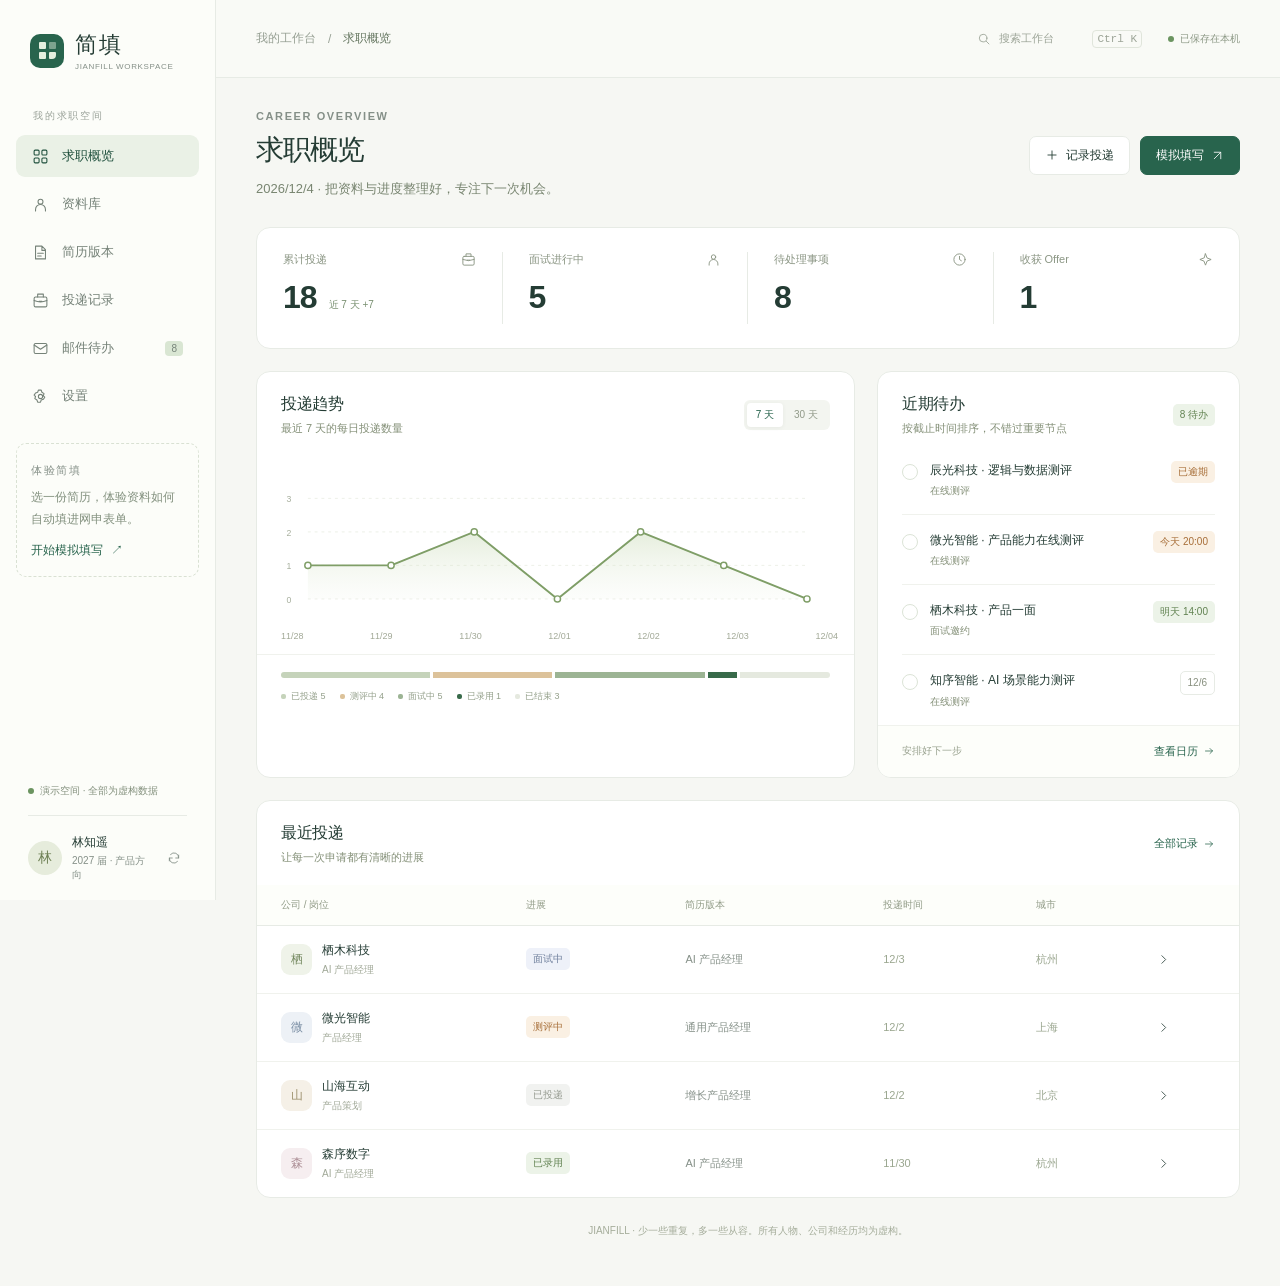
<file: submission/index.html>
<!doctype html>
<html lang="zh-CN">
<head>
<meta charset="utf-8">
<meta name="viewport" content="width=device-width, initial-scale=1">
<meta name="description" content="简填 · 求职工作台。独立运行的交互演示，内置虚构资料、简历版本、投递记录与邮件日历。">
<meta name="color-scheme" content="light">
<title>简填 · 求职工作台</title>
<style>
:root{--bg:#f6f7f3;--paper:#fff;--ink:#243c34;--muted:#859088;--line:#e7ebe5;--green:#28644d;--green-dark:#1d4e3b;--pale:#edf3ec;--orange:#a76e38;--orange-bg:#faf0e3;--red:#a35f53;--shadow:0 16px 64px #233d3210;--radius:14px;font-family:Inter,"Segoe UI","PingFang SC","Microsoft YaHei",sans-serif;color:var(--ink);font-size:14px;font-synthesis:none}
*{box-sizing:border-box}body{margin:0;background:var(--bg)}button,input,select,textarea{font:inherit;color:inherit}button,a,input,select,textarea{-webkit-tap-highlight-color:transparent}button{cursor:pointer}button:disabled{cursor:default;opacity:.5}button{border:0;background:none}a{color:var(--green)}button,input,select,textarea,a{outline-offset:4px}button:focus-visible,a:focus-visible{outline:2px solid var(--green)}input:focus,select:focus,textarea:focus{outline:2px solid #28644d30;border-color:var(--green)}input,textarea{min-width:0}svg{display:block;flex-shrink:0}button svg{pointer-events:none}::selection{background:#c9ddcd}button{transition:background .16s,color .16s,transform .16s}button:active:not(:disabled){transform:translateY(1px)}[hidden]{display:none!important}h1,h2,h3,p{margin:0}h1{font-size:28px;line-height:1.4;font-weight:650;letter-spacing:-1px}h2{font-size:16px;font-weight:650;letter-spacing:-.3px}h3{font-size:14px;font-weight:600}small{font-size:12px}.muted{color:var(--muted)}.mono{font-variant-numeric:tabular-nums}.flex{display:flex;align-items:center;gap:10px}.between{display:flex;align-items:center;justify-content:space-between;gap:16px}.stack{display:grid;gap:18px}.grow{flex:1;min-width:0}.truncate{overflow:hidden;text-overflow:ellipsis;white-space:nowrap}.eyebrow{font-size:11px;letter-spacing:1.6px;color:var(--muted);font-weight:600}.subcopy{font-size:13px;color:var(--muted);margin-top:8px;line-height:1.8}.sr-only{position:absolute;width:1px;height:1px;margin:-1px;padding:0;clip:rect(0,0,0,0);overflow:hidden;white-space:nowrap}.app{display:grid;grid-template-columns:216px minmax(0,1fr);min-height:100vh}
.sidebar{position:sticky;top:0;height:100vh;background:#fcfdf9;border-right:1px solid var(--line);padding:30px 16px 18px;display:flex;flex-direction:column;z-index:30}.brand{display:flex;align-items:center;gap:11px;padding:0 14px;color:var(--ink);text-decoration:none}.brandmark{height:34px;width:34px;border-radius:10px;display:grid;grid-template-columns:repeat(2,7px);grid-template-rows:repeat(2,7px);place-content:center;gap:3px;background:var(--green)}.brandmark i{border-radius:1px;background:#e5efdf}.brandmark i:nth-child(2){opacity:.45}.brandmark i:last-child{border-radius:1px 1px 4px 1px}.brand strong{font-size:22px;letter-spacing:2px}.brand small{font-size:10px;letter-spacing:1px;display:block;color:var(--muted);margin-top:2px}.workspace-label{padding:38px 17px 12px;font-size:10px;letter-spacing:1.8px;color:#9aA299}.nav{display:grid;gap:6px}.nav button{display:flex;align-items:center;gap:13px;padding:12px 16px;border-radius:9px;text-align:left;width:100%;color:#758278;font-size:13px}.nav button:hover{background:#f0f3ed;color:var(--ink)}.nav button.active{background:#eaf1e6;color:var(--green-dark);font-weight:600}.nav button .nav-count{margin-left:auto;font-size:10px;background:#d9e6d3;padding:2px 6px;border-radius:4px}.sidebar-demo{margin-top:26px;padding:17px 14px;border:1px dashed #d9e1d3;border-radius:10px}.sidebar-demo p{font-size:12px;line-height:1.8;color:#83917f;margin:9px 0 12px}.sidebar-demo button{font-size:12px;font-weight:600;padding:0;display:flex;align-items:center;gap:8px;color:var(--green)}.sidebar-foot{margin-top:auto;padding:24px 12px 0}.demo-label{font-size:10px;color:#84917e;display:flex;align-items:center;gap:6px}.dot{display:inline-block;width:6px;height:6px;border-radius:50%;background:#6b9460}.user{display:flex;align-items:center;gap:10px;padding-top:18px;margin-top:17px;border-top:1px solid var(--line)}.avatar{display:grid;place-items:center;background:#e6ecdc;color:#6e8054;font-weight:600;width:34px;height:34px;border-radius:50%;flex-shrink:0}.user strong{font-size:12px;display:block}.user small{font-size:10px;display:block;color:var(--muted);margin-top:3px}.reset-btn{color:var(--muted);padding:6px;margin-left:auto}
.main{min-width:0}.topbar{height:78px;border-bottom:1px solid var(--line);display:flex;align-items:center;justify-content:space-between;padding:0 40px;gap:20px;background:#fbfcf8aa}.breadcrumb{font-size:12px;color:#97a094;display:flex;gap:12px;align-items:center}.breadcrumb b{font-weight:500;color:#657660}.top-actions{display:flex;align-items:center;gap:20px}.search-trigger{display:flex;align-items:center;gap:8px;color:#9ca497;font-size:11px}.search-trigger kbd{border:1px solid #e0e5db;border-radius:4px;font:10px inherit;padding:2px 4px;margin-left:30px}.save-indicator{color:#8c9885;font-size:10px;display:flex;gap:6px;align-items:center}.mobile-menu{display:none;padding:7px}.content{max-width:1390px;margin:auto;padding:32px 40px 48px;min-width:0}.page-head{margin-bottom:26px}.page-head .eyebrow{margin-bottom:8px}.head-actions{display:flex;align-items:center;gap:10px;flex-wrap:wrap}.btn{display:inline-flex;align-items:center;justify-content:center;gap:7px;border:1px solid var(--line);border-radius:7px;padding:10px 15px;background:#fff;font-size:12px;font-weight:500;white-space:nowrap;line-height:1.4}.btn:hover{background:#f0f4ed;border-color:#d3decd}.btn.primary{background:var(--green);color:#fff;border-color:var(--green)}.btn.primary:hover{background:var(--green-dark)}.btn.soft{background:var(--pale);border-color:transparent;color:var(--green)}.btn.small{padding:7px 10px;font-size:11px}.btn.danger{color:var(--red)}.text-btn{font-size:11px;color:var(--green);display:inline-flex;align-items:center;gap:5px;padding:5px 0}.icon-btn{display:inline-flex;align-items:center;justify-content:center;width:30px;height:30px;border:1px solid var(--line);border-radius:7px;color:#869180;background:var(--paper)}.icon-btn:hover{background:var(--pale);color:var(--green)}.panel{background:var(--paper);border:1px solid var(--line);border-radius:var(--radius);min-width:0;overflow:hidden}.panel-head{display:flex;align-items:center;justify-content:space-between;gap:15px;padding:22px 24px 0}.panel-head p{font-size:11px;color:var(--muted);margin-top:6px}.section-label{font-size:11px;color:var(--muted);margin-bottom:10px}.badge{display:inline-flex;align-items:center;gap:5px;border-radius:5px;padding:4px 7px;font-size:10px;line-height:1.4;white-space:nowrap;background:#f1f3ef;color:#88907f}.badge.green{background:#ecf3e8;color:#618251}.badge.orange{background:var(--orange-bg);color:var(--orange)}.badge.blue{background:#eef1f9;color:#6e7e9b}.badge.gray{background:#f1f2f0;color:#969b91}.badge.outline{border:1px solid var(--line);background:transparent}.company-icon{width:31px;height:31px;display:grid;place-items:center;background:#eff3e9;border-radius:9px;font-size:12px;color:#71865c;flex-shrink:0;font-weight:600}.company-icon.blue{background:#edf1f6;color:#798da3}.company-icon.sand{background:#f5f0e7;color:#9d916e}.company-icon.pink{background:#f6eef0;color:#ab8d94}
.stats{display:grid;grid-template-columns:repeat(4,1fr);background:#fff;border:1px solid var(--line);border-radius:var(--radius);padding:24px 0;margin-bottom:22px}.stat{padding:0 26px;border-right:1px solid var(--line)}.stat:last-child{border:0}.stat{text-align:left}.stat:hover{background:#fafcf6}.stat-top{display:flex;justify-content:space-between;color:#8b9684;font-size:11px;align-items:center}.stat-value{display:flex;gap:12px;align-items:baseline;margin:13px 0 9px}.stat-value strong{font-size:32px;font-weight:550;letter-spacing:-1px;line-height:1.1;font-variant-numeric:tabular-nums}.stat-value span{font-size:10px;color:#7a9172}.stat-foot{font-size:10px;color:#9ba493}.dashboard-grid{display:grid;grid-template-columns:minmax(0,1.65fr) minmax(270px,1fr);gap:22px;margin-bottom:22px}.segmented{display:inline-flex;background:#f3f5f0;border-radius:6px;padding:3px;gap:2px}.segmented button{border-radius:4px;padding:5px 9px;font-size:10px;color:#919a89;display:flex;align-items:center;justify-content:center;gap:5px}.segmented button.active{background:#fff;color:var(--green);box-shadow:0 1px 4px #283f3010}.chart{padding:10px 18px 0;position:relative}.chart svg{width:100%;height:185px;overflow:visible}.chart-labels{display:flex;justify-content:space-between;font-size:9px;color:#a1a896;padding:0 16px 13px 24px}.pipeline{padding:17px 24px 20px;border-top:1px solid #f0f2ed}.pipeline-track{height:6px;display:flex;gap:3px;margin-bottom:12px;border-radius:4px;overflow:hidden}.pipeline-track button{min-width:4px;padding:0;transition:flex .3s}.pipeline-legend{display:flex;gap:14px;flex-wrap:wrap}.pipeline-legend button{display:flex;gap:5px;align-items:center;font-size:9px;color:#94a08b;padding:0}.pipeline-legend i{width:5px;height:5px;border-radius:2px}.task-list{padding:9px 24px 0}.task-row{padding:16px 0;display:flex;gap:12px;align-items:flex-start;border-bottom:1px solid #f0f2ed}.task-row:last-child{border-bottom:0}.task-check{border:1px solid #dce4d7;border-radius:50%;width:16px;height:16px;flex-shrink:0;margin-top:3px;display:grid;place-items:center;padding:0;font-size:10px;color:var(--green)}.task-check:hover{background:var(--pale);border-color:var(--green)}.task-check.done{background:#dfead9}.task-copy{flex:1;min-width:0;text-align:left;padding:0}.task-copy strong{font-size:12px;font-weight:500;display:block;line-height:1.6}.task-copy small{display:block;font-size:10px;color:#9ba390;margin-top:4px}.task-copy.done strong{text-decoration:line-through;color:#a0aa98}.task-footer{padding:13px 24px;border-top:1px solid #f0f2ed;display:flex;align-items:center;justify-content:space-between;background:#fdfefa;font-size:10px;color:#97a08d}.table-wrap{overflow-x:auto}table{width:100%;border-collapse:collapse;text-align:left;font-size:12px}th{font-size:10px;color:#919b87;font-weight:500;padding:13px 24px;background:#fdfefa;border-bottom:1px solid var(--line);white-space:nowrap}td{padding:16px 24px;border-bottom:1px solid #f0f2ed;white-space:nowrap}tr:last-child td{border:0}tbody tr{transition:background .15s}tbody tr[data-action]{cursor:pointer}tbody tr:hover{background:#fafcf6}td strong{font-size:12px;font-weight:500;display:block}td small{color:#a0a897;font-size:10px;display:block;margin-top:4px}.table-footer{padding:13px 24px;border-top:1px solid var(--line);font-size:10px;color:#9aa48f;display:flex;align-items:center;justify-content:space-between}.table-heading{padding-bottom:20px}.empty{padding:50px 20px;text-align:center;color:#94a08b;font-size:12px;line-height:1.9}.empty strong{display:block;color:#64775c;margin-bottom:8px;font-weight:500}.page-note{text-align:center;font-size:10px;color:#a5ad9b;margin-top:26px}
.filters{display:flex;align-items:center;gap:12px;flex-wrap:wrap;margin-bottom:20px}.field-input{border:1px solid var(--line);border-radius:7px;background:#fff;padding:10px 12px;font-size:12px;min-height:38px}.filters .query{flex:1;min-width:180px;max-width:340px}.tabbar{display:flex;gap:24px;border-bottom:1px solid var(--line);margin-bottom:24px;overflow-x:auto}.tabbar button{font-size:12px;white-space:nowrap;padding:2px 0 15px;color:#8a9781;position:relative}.tabbar button.active{color:var(--green);font-weight:600}.tabbar button.active:after{content:"";position:absolute;height:2px;background:var(--green);left:0;right:0;bottom:0}.profile-banner{display:flex;align-items:center;padding:26px 28px;gap:20px;margin-bottom:26px;background:linear-gradient(100deg,#eef3e8,#fbfcf8)}.avatar.large{width:66px;height:66px;font-size:24px;background:#dce7d0;color:#627e48}.profile-banner h2{font-size:20px}.profile-banner p{color:#8a9980;font-size:12px;margin-top:7px}.profile-badges{display:flex;gap:7px;margin-top:12px}.profile-columns{display:grid;grid-template-columns:repeat(2,minmax(0,1fr));gap:24px}.info-group{padding:24px 28px}.info-grid{display:grid;grid-template-columns:repeat(2,minmax(0,1fr));gap:24px 20px;margin-top:26px}.info-grid dt{font-size:10px;color:#96a08d;margin-bottom:7px}.info-grid dd{margin:0;font-size:12px;overflow-wrap:anywhere;line-height:1.7}.record{padding:24px 28px;border-bottom:1px solid var(--line)}.record:last-child{border:0}.record p{font-size:12px;line-height:1.9;color:#829077;margin-top:12px;white-space:pre-line}.record-meta{font-size:10px;color:#9aa58f;margin-top:7px;display:flex;gap:12px;flex-wrap:wrap}.record-actions{display:flex;gap:9px}.skills-grid{display:grid;grid-template-columns:1fr 1fr;gap:20px}.skill-line{display:flex;align-items:center;justify-content:space-between;padding:16px 24px;border-bottom:1px solid var(--line);font-size:12px}.skill-line:last-child{border:0}.skill-meter{display:flex;gap:3px}.skill-meter i{width:12px;height:4px;border-radius:2px;background:#eaf0e4}.skill-meter i.filled{background:#96b182}
.versions-layout{display:grid;grid-template-columns:250px minmax(0,1fr);gap:24px;align-items:start}.version-list{padding:9px}.version-item{padding:18px 15px;border-radius:9px;display:block;width:100%;text-align:left;margin-bottom:5px;border:1px solid transparent}.version-item.active{background:#f0f5eb;border-color:#dae6d0}.version-item:hover{background:#f6f8f2}.version-item h3{font-size:12px}.version-item p{font-size:10px;color:#94a185;margin-top:8px}.version-item .between{gap:8px}.version-footer{padding:16px 14px;font-size:10px;color:#9da891;line-height:1.9;border-top:1px solid var(--line);margin-top:7px}.resume-toolbar{padding:16px 22px;border-bottom:1px solid var(--line)}.resume-paper{padding:40px clamp(24px,5vw,64px);background:#fff;min-height:660px}.resume-paper h2{font-size:26px;letter-spacing:2px}.resume-contact{display:flex;gap:14px;flex-wrap:wrap;color:#94a087;font-size:10px;margin-top:12px;line-height:1.7}.resume-direction{font-size:12px;color:#61784f;margin-top:16px}.resume-section{margin-top:28px}.resume-section h3{font-size:12px;color:#547044;border-bottom:1px solid #dce6d4;padding-bottom:9px;margin-bottom:14px;letter-spacing:1px}.resume-section p{font-size:11px;line-height:1.95;color:#7c8c70;white-space:pre-line}.resume-entry{margin-bottom:18px}.resume-entry .between{font-size:11px;align-items:baseline}.resume-entry .between strong{font-weight:600}.resume-entry .between small{font-size:9px;color:#97a28b}.resume-entry p{margin-top:7px}.version-options{display:grid;gap:9px}.check-option{display:flex;align-items:center;gap:9px;padding:12px;border:1px solid var(--line);border-radius:7px;font-size:12px}.check-option input{accent-color:var(--green)}.board{display:grid;grid-template-columns:repeat(5,minmax(190px,1fr));gap:14px;overflow-x:auto;padding-bottom:10px}.board-column{border-radius:10px;background:#edf1e9;padding:13px;min-height:340px}.board-heading{display:flex;justify-content:space-between;align-items:center;font-size:11px;margin-bottom:15px;color:#778a68}.board-card{width:100%;display:block;text-align:left;background:#fff;border:1px solid var(--line);border-radius:9px;padding:16px;margin:0 0 10px;transition:transform .16s,box-shadow .16s}.board-card:hover{transform:translateY(-2px);box-shadow:0 5px 15px #29421f0c}.board-card h3{font-size:11px;margin:12px 0 7px}.board-card p{font-size:10px;color:#9aa88b;line-height:1.8}.board-card .between{font-size:9px;margin-top:14px;color:#a1ac95}
.calendar-layout{display:grid;grid-template-columns:minmax(0,1fr) 286px;align-items:stretch}.calendar-main{padding:24px;border-right:1px solid var(--line);min-width:0}.calendar-toolbar{margin-bottom:24px}.calendar-toolbar h2{font-size:17px;letter-spacing:.5px}.weekdays{display:grid;grid-template-columns:repeat(7,minmax(0,1fr));font-size:10px;color:#9aa58e;text-align:center;margin-bottom:10px}.calendar-grid{display:grid;grid-template-columns:repeat(7,minmax(0,1fr));border-top:1px solid var(--line);border-left:1px solid var(--line);border-radius:8px;overflow:hidden}.calendar-day{height:92px;border-right:1px solid var(--line);border-bottom:1px solid var(--line);padding:8px 6px;text-align:left;min-width:0;overflow:hidden;display:flex;flex-direction:column;gap:5px;background:#fff}.calendar-day:hover{background:#f8fbf3}.calendar-day.selected{background:#f0f5e9;box-shadow:inset 0 0 0 1px #abc29b}.calendar-day.outside{background:#fafbf8;color:#b9c1b0}.day-number{display:grid;place-items:center;font-size:10px;width:21px;height:21px;flex-shrink:0;align-self:flex-end}.calendar-day.today .day-number{border-radius:50%;background:var(--green);color:#fff}.day-event{font-size:9px;background:#edf3e6;color:#6d8758;padding:3px 4px;border-radius:3px;white-space:nowrap;overflow:hidden;text-overflow:ellipsis;width:100%;line-height:1.3}.day-event.orange{background:#faf1e4;color:#a98a60}.day-event.done{opacity:.45;text-decoration:line-through}.calendar-aside{padding:24px 20px;background:#fdfefa}.agenda-title{font-size:15px;margin-bottom:6px}.agenda-section{margin-top:25px}.todo-form{display:flex;gap:6px;margin-top:12px}.todo-form input{width:100%;font-size:11px;padding:9px;border:1px solid var(--line);border-radius:6px;background:#fff}.todo-row{display:flex;align-items:flex-start;gap:9px;padding:12px 0;border-bottom:1px solid var(--line);font-size:11px;line-height:1.8}.todo-row span{flex:1;padding-top:1px}.todo-row.completed span{text-decoration:line-through;color:#a9b19f}.todo-row .task-check{margin-top:4px}.todo-delete{color:#acb59f;padding:0 4px}.mail-list .task-row{padding:20px 24px}.mail-list .task-copy strong{font-size:13px}.mail-meta{margin-top:8px;display:flex;gap:12px;align-items:center}.mail-body{padding:20px;background:#f7f9f3;border:1px solid var(--line);border-radius:9px;font-size:12px;line-height:2;white-space:pre-line;color:#7d8c70}
.fill-layout{display:grid;grid-template-columns:280px minmax(0,1fr);gap:24px;align-items:start}.fill-controls{padding:24px;position:sticky;top:24px}.fill-controls h2{margin-bottom:20px}.fill-controls .field{margin-bottom:18px}.fill-controls .btn{width:100%;margin-bottom:10px}.fill-steps{display:grid;gap:20px;margin:22px 0}.fill-step{display:flex;gap:12px;align-items:center;font-size:11px;color:#99a58d}.step-icon{width:25px;height:25px;display:grid;place-items:center;border:1px solid #e0e7d9;border-radius:50%;font-size:10px;flex-shrink:0}.fill-step.active{color:var(--green)}.fill-step.active .step-icon{background:var(--green);color:#fff;border-color:var(--green)}.fill-step.complete .step-icon{background:var(--pale);border-color:#cee0c5;color:var(--green)}.fill-form{padding:28px}.form-grid{display:grid;grid-template-columns:repeat(2,minmax(0,1fr));gap:20px}.field{display:grid;gap:8px;min-width:0}.field>span,.field>label{font-size:11px;color:#859478}.field input,.field select,.field textarea{width:100%;border:1px solid #dfe6d8;border-radius:7px;background:#fff;padding:11px 12px;font-size:12px;transition:background .25s,border-color .25s;min-height:39px}.field textarea{resize:vertical;min-height:100px;line-height:1.8}.field.full{grid-column:1/-1}.field small{font-size:10px;color:#a2ad94}.fill-field.scanned input{border-color:#a9bc9b}.fill-field.filled input{background:#f0f6e8;border-color:#a5bd91;animation:field-flash .55s ease}.fill-field.manual input{background:#fffcf7;border-color:#d8c4a2}.form-section-title{padding-bottom:16px;border-bottom:1px solid var(--line);margin:28px 0 20px;font-size:12px;font-weight:600}.form-section-title:first-of-type{margin-top:22px}.fill-feedback{margin-top:20px;padding:15px;border-radius:8px;background:#f1f5eb;font-size:11px;line-height:1.9;color:#748a62}.fill-help{font-size:10px;color:#9da990;line-height:1.9;margin-top:18px}.checkbox-line{display:flex;gap:8px;align-items:center;font-size:11px;color:#8b997d;margin-bottom:20px}.checkbox-line input{accent-color:var(--green)}
dialog{padding:0;border:0;color:var(--ink);box-shadow:var(--shadow);background:#fff}dialog::backdrop{background:#172c2442;backdrop-filter:blur(3px)}.drawer{position:fixed;inset:0 0 0 auto;height:100dvh;max-height:100dvh;width:min(510px,100vw);max-width:100vw;margin:0;border-radius:16px 0 0 16px;animation:drawer-in .23s cubic-bezier(.2,.7,.2,1)}.drawer-inner{height:100%;display:flex;flex-direction:column}.drawer-head{padding:26px 28px;border-bottom:1px solid var(--line);display:flex;align-items:flex-start;justify-content:space-between;gap:18px;flex-shrink:0}.drawer-head h2{font-size:19px}.drawer-head p{font-size:11px;color:#98a58c;margin-top:7px;line-height:1.8}.drawer-body{padding:26px 28px;overflow-y:auto;flex:1}.drawer-body form{display:grid;gap:20px}.drawer-footer{padding:18px 28px;border-top:1px solid var(--line);background:#fcfdf9;display:flex;gap:10px;justify-content:flex-end;flex-shrink:0}.drawer-footer .danger{margin-right:auto}.modal{width:min(480px,calc(100vw - 36px));border-radius:16px;padding:30px;animation:fade-up .2s ease}.modal p{color:#8b9b7c;line-height:1.9;font-size:12px;margin:14px 0 24px}.modal .head-actions{justify-content:flex-end}.search-dialog{width:min(580px,calc(100vw - 32px));border-radius:14px;margin-top:15vh;overflow:hidden}.search-head{padding:18px 22px;border-bottom:1px solid var(--line);display:flex;align-items:center;gap:12px}.search-head input{border:0;outline:0;flex:1;background:none;font-size:14px;width:100%}.search-head kbd{font-size:10px;color:#9ba78e}.search-results{max-height:380px;overflow:auto;padding:8px}.search-result{display:flex;align-items:center;gap:13px;padding:13px 15px;border-radius:8px;width:100%;text-align:left}.search-result:hover{background:var(--pale)}.search-result small{font-size:10px;color:#9ca88e;display:block;margin-top:4px}.search-result strong{font-size:12px;font-weight:500}.toast{position:fixed;bottom:28px;left:calc(50% + 108px);transform:translate(-50%,15px);background:#254b38;color:#f0f5e8;padding:13px 20px;border-radius:9px;font-size:12px;display:flex;align-items:center;gap:22px;box-shadow:0 5px 30px #294c3220;z-index:100;opacity:0;pointer-events:none;transition:transform .2s,opacity .2s;max-width:calc(100vw - 40px)}.toast.show{transform:translate(-50%,0);opacity:1;pointer-events:auto}.toast button{font-size:11px;color:#d5e7b9;white-space:nowrap;padding:0}.view-enter{animation:fade-up .26s ease both}.sidebar-shade{display:none}.spacer{height:20px}.detail-summary{display:grid;grid-template-columns:1fr 1fr;gap:20px;margin-bottom:25px;font-size:12px}.detail-summary small{display:block;color:#9ca88e;font-size:10px;margin-bottom:7px}.timeline{border-left:1px solid #dfe8d6;margin:20px 0 8px 5px;padding:0 0 0 20px}.timeline p{position:relative;margin:0 0 20px;font-size:12px;line-height:1.7}.timeline p:before{content:"";position:absolute;left:-24px;top:6px;width:7px;height:7px;border:1px solid #b5c5a5;border-radius:50%;background:#f3f8ed}.timeline small{display:block;font-size:10px;color:#a2ad95;margin-top:4px}.motion-line{stroke-dasharray:1200;stroke-dashoffset:1200;animation:draw-line 1.2s .1s ease forwards}@keyframes draw-line{to{stroke-dashoffset:0}}@keyframes fade-up{from{opacity:0;transform:translateY(7px)}to{opacity:1;transform:translateY(0)}}@keyframes drawer-in{from{opacity:.4;transform:translateX(40px)}to{opacity:1;transform:translateX(0)}}@keyframes field-flash{0%,100%{box-shadow:none}40%{box-shadow:0 0 0 4px #cddfb244}}
.brand small{font-size:8px;white-space:nowrap;letter-spacing:.65px}.fill-field.filled textarea{background:#f0f6e8;border-color:#a5bd91;animation:field-flash .55s ease}.fill-field.scanned textarea{border-color:#a9bc9b}.subcopy{color:#788570}.stat-foot,.panel-head p,.task-copy small,.table-footer,.record-meta,.info-grid dt{color:#849078}
.sidebar{overflow-y:auto}.settings-content{max-width:1000px}.settings-section{margin-bottom:22px}.settings-body{padding:24px 28px}.settings-heading{padding:24px 28px;border-bottom:1px solid var(--line)}.settings-heading p{font-size:11px;color:#849078;line-height:1.8;margin-top:7px}.settings-row{display:flex;align-items:center;justify-content:space-between;gap:20px;padding:22px 28px;border-bottom:1px solid var(--line)}.settings-row:last-child{border-bottom:0}.settings-row h3{font-size:13px;line-height:1.7}.settings-row p{font-size:11px;color:#89967f;line-height:1.8;margin-top:6px;overflow-wrap:anywhere}.settings-row .record-actions{align-items:center;flex-shrink:0}.settings-actions{padding:18px 28px;border-top:1px solid var(--line);display:flex;align-items:center;justify-content:space-between;gap:16px;background:#fcfdf9}.settings-actions small{color:#95a18c;font-size:10px;line-height:1.8}.settings-switch{display:inline-flex;position:relative;flex-shrink:0;width:34px;height:20px;cursor:pointer}.settings-switch input{position:absolute;inset:0;opacity:0;width:100%;height:100%;margin:0;cursor:pointer}.settings-switch>span{display:block;width:34px;height:20px;border-radius:12px;background:#dce4d6;pointer-events:none;transition:background .2s}.settings-switch>span:after{content:"";display:block;width:14px;height:14px;margin:3px;border-radius:50%;background:#fff;box-shadow:0 1px 3px #263e2420;transition:transform .2s}.settings-switch input:checked+span{background:var(--green)}.settings-switch input:checked+span:after{transform:translateX(14px)}.settings-switch input:focus-visible+span{outline:2px solid var(--green);outline-offset:4px}.setting-preference{display:flex;align-items:center;justify-content:space-between;gap:18px;padding:18px 0;border-bottom:1px solid var(--line)}.setting-preference:last-child{border-bottom:0}.setting-preference strong{font-size:12px;font-weight:500}.setting-preference small{display:block;font-size:11px;color:#909e85;line-height:1.8;margin-top:5px}.settings-field-grid{display:grid;grid-template-columns:repeat(2,minmax(0,1fr));gap:22px}.settings-field-grid input[readonly]{background:#f6f8f2;color:#9aa68d;cursor:default}.settings-facts{display:flex;gap:32px;flex-wrap:wrap;margin-bottom:24px;font-size:11px;color:#8f9c83}.settings-facts strong{color:var(--green);font-size:18px;font-weight:500;margin-right:5px}.import-summary{display:grid;grid-template-columns:1fr 1fr;gap:20px;padding:22px;background:var(--pale);border-radius:9px;font-size:12px}.import-summary strong{font-size:23px;display:block;margin-bottom:5px;font-weight:500}.settings-status{display:flex;align-items:center;gap:6px;font-size:11px;color:#8b9a80;line-height:1.8}.settings-section form{margin:0}.settings-row .grow>strong{font-size:13px;font-weight:500}.settings-row .company-icon{background:#eef3e8;color:var(--green)}
@media(max-width:720px){.settings-heading,.settings-row{padding:20px}.settings-body{padding:20px}.settings-actions{padding:16px 20px;align-items:flex-start}.settings-field-grid{grid-template-columns:1fr;gap:20px}.settings-row{gap:12px;flex-wrap:wrap}.settings-row>.grow{min-width:145px}.settings-row .record-actions{gap:8px}.settings-facts{gap:20px}.settings-heading h2{font-size:15px}.settings-row p{font-size:10px}.settings-content .tabbar{gap:22px}.settings-actions .head-actions{gap:7px}.settings-facts strong{font-size:17px}}
@media(min-width:1500px){.content{padding-top:40px}.chart svg{height:208px}.calendar-day{height:107px}.dashboard-grid{grid-template-columns:minmax(0,1.75fr) minmax(310px,1fr)}}
@media(max-width:1150px){.app{grid-template-columns:190px minmax(0,1fr)}.sidebar{padding-inline:12px}.content{padding:28px 26px 40px}.topbar{padding-inline:26px}.dashboard-grid{grid-template-columns:minmax(0,1.3fr) minmax(260px,1fr);gap:16px}.stat{padding:0 20px}td,th{padding-inline:18px}.calendar-layout{grid-template-columns:minmax(0,1fr) 240px}.calendar-main{padding:20px 16px}.calendar-day{height:83px}.calendar-aside{padding:20px 16px}.fill-layout{grid-template-columns:240px minmax(0,1fr)}.fill-controls{padding:20px}.versions-layout{grid-template-columns:215px minmax(0,1fr)}.toast{left:calc(50% + 95px)}}
@media(max-width:940px){.dashboard-grid{grid-template-columns:1fr}.chart svg{height:200px}.task-list{display:grid;grid-template-columns:1fr 1fr;column-gap:28px}.task-row:nth-last-child(2){border-bottom:0}.stats .stat{padding-inline:16px}.stat-top{font-size:10px}.stat-top svg{display:none}.top-actions{gap:12px}.search-trigger kbd{display:none}.calendar-layout{grid-template-columns:1fr}.calendar-main{border-right:0;border-bottom:1px solid var(--line)}.calendar-aside{display:grid;grid-template-columns:1fr 1fr;gap:20px}.calendar-aside>div:first-child{grid-column:1/-1}.agenda-section{margin-top:0}.profile-columns{gap:16px}.info-group{padding:22px}.versions-layout{grid-template-columns:190px minmax(0,1fr);gap:16px}.resume-paper{padding:28px 24px}.fill-layout{grid-template-columns:1fr}.fill-controls{position:static;display:grid;grid-template-columns:1fr 1fr;gap:0 25px}.fill-controls h2{grid-column:1/-1}.fill-controls .field{grid-column:1}.fill-steps{grid-column:2;grid-row:2/5;margin:0;align-content:center}.fill-controls .fill-help,.fill-controls .fill-feedback{grid-column:1/-1}.fill-controls .checkbox-line{grid-column:1}}
@media(max-width:720px){.app{display:block}.sidebar{position:fixed;left:0;top:0;width:220px;transform:translateX(-100%);transition:transform .2s;box-shadow:var(--shadow);height:100dvh}.sidebar.open{transform:translateX(0)}.sidebar-shade.open{display:block;position:fixed;inset:0;background:#1e352d42;z-index:25;backdrop-filter:blur(2px)}.mobile-menu{display:block}.topbar{height:62px;padding:0 18px;gap:10px}.breadcrumb{flex:1;gap:8px;font-size:10px}.breadcrumb>span:first-child{display:none}.search-trigger>span{display:none}.save-indicator{font-size:9px}.content{padding:24px 18px 36px}.page-head{align-items:flex-start;flex-wrap:wrap;gap:17px;margin-bottom:22px}h1{font-size:24px}.page-head .eyebrow{font-size:9px}.subcopy{font-size:11px}.btn{padding:9px 12px;font-size:11px}.page-head .head-actions{gap:7px}.stats{grid-template-columns:1fr 1fr;padding:0;margin-bottom:18px}.stat{padding:20px!important}.stat:nth-child(2){border-right:0}.stat:nth-child(-n+2){border-bottom:1px solid var(--line)}.stat-value strong{font-size:30px}.stat-top svg{display:block}.stat-foot{font-size:9px}.dashboard-grid{gap:18px;margin-bottom:18px}.panel-head{padding:20px 18px 0}.panel-head h2{font-size:14px}.pipeline{padding:15px 18px}.pipeline-legend{gap:12px}.task-list{display:block;padding:6px 18px 0}.task-row:nth-last-child(2){border-bottom:1px solid #f0f2ed}.task-footer{padding-inline:18px}.table-heading{padding-bottom:18px}td,th{padding:14px 18px}.table-footer{padding-inline:18px}.table-responsive-hide{display:none}.profile-columns{grid-template-columns:1fr}.profile-banner{padding:22px 20px;gap:15px}.profile-banner h2{font-size:18px}.profile-banner p{font-size:10px}.profile-banner .btn{margin-left:auto}.avatar.large{width:50px;height:50px;font-size:20px}.profile-badges .badge:last-child{display:none}.tabbar{gap:23px;margin-bottom:18px}.info-group{padding:22px}.info-grid{gap:20px 14px}.record{padding:22px}.record>.between{align-items:flex-start}.record-actions{gap:5px}.skills-grid{grid-template-columns:1fr}.versions-layout{grid-template-columns:1fr}.version-list{display:flex;overflow-x:auto;gap:6px;padding:9px}.version-item{min-width:180px;margin:0}.version-footer{display:none}.resume-paper{padding:30px 24px;min-height:auto}.resume-entry .between{flex-wrap:wrap;gap:4px}.filters{gap:9px}.filters .query{max-width:none;width:100%}.filters .field-input{font-size:11px}.filters .segmented{margin-left:auto}.calendar-main{padding:20px 12px}.calendar-day{height:81px;padding:5px 3px;gap:4px}.day-event{font-size:8px;padding:3px}.calendar-toolbar{margin-bottom:20px}.calendar-toolbar h2{font-size:15px}.calendar-aside{padding:22px 18px;gap:22px;grid-template-columns:1fr}.calendar-aside>div:first-child{grid-column:auto}.fill-controls{gap:0 15px;padding:20px}.fill-form{padding:22px 18px}.form-grid{gap:18px 14px}.field input,.field select{padding:10px}.fill-steps{gap:17px}.fill-step{font-size:10px;gap:8px}.fill-help{font-size:9px}.toast{left:50%;bottom:20px;width:max-content;font-size:11px}.drawer-body{padding:24px}.drawer-head{padding:24px}.drawer-footer{padding:18px 24px}.drawer-head h2{font-size:18px}.mail-meta{flex-wrap:wrap;gap:7px}.mail-list .task-row{padding:20px 18px}.board{grid-template-columns:repeat(5,205px)}.search-dialog{margin-top:10vh}.search-trigger{padding:6px}.resume-toolbar{padding:15px 18px}}
@media(prefers-reduced-motion:reduce){*,*:before,*:after{animation:none!important;transition:none!important;scroll-behavior:auto!important}.motion-line{stroke-dashoffset:0}}
</style>
</head>
<body>
<div class="app">
  <div class="sidebar-shade" id="sidebarShade" data-action="close-menu"></div>
  <aside class="sidebar" id="sidebar" aria-label="工作台导航">
    <a class="brand" href="#overview" aria-label="简填首页"><span class="brandmark" aria-hidden="true"><i></i><i></i><i></i><i></i></span><span><strong>简填</strong><small>JIANFILL WORKSPACE</small></span></a>
    <div class="workspace-label">我的求职空间</div>
    <nav class="nav" id="nav"></nav>
    <div class="sidebar-demo"><span class="eyebrow">体验简填</span><p>选一份简历，体验资料如何<br>自动填进网申表单。</p><button data-action="navigate" data-view="simulation">开始模拟填写 <span aria-hidden="true">↗</span></button></div>
    <div class="sidebar-foot"><div class="demo-label"><span class="dot"></span>演示空间 · 全部为虚构数据</div><div class="user"><span class="avatar" aria-hidden="true">林</span><div><strong id="sidebarName">林知遥</strong><small>2027 届 · 产品方向</small></div><button class="reset-btn" data-action="reset" title="恢复演示数据" aria-label="恢复演示数据" id="resetIcon"></button></div></div>
  </aside>
  <main class="main">
    <header class="topbar"><button class="mobile-menu" data-action="open-menu" aria-label="展开导航" id="menuIcon"></button><div class="breadcrumb"><span>我的工作台</span><span aria-hidden="true">/</span><b id="breadcrumb">求职概览</b></div><div class="top-actions"><button class="search-trigger" data-action="search" id="searchTrigger"></button><span class="save-indicator" id="saveIndicator"><span class="dot"></span>已保存在本机</span></div></header>
    <div class="content" id="content"></div>
  </main>
</div>
<dialog class="drawer" id="drawer" aria-labelledby="drawerTitle"><div class="drawer-inner" id="drawerInner"></div></dialog>
<dialog class="modal" id="confirmDialog" aria-labelledby="confirmTitle"><h2 id="confirmTitle">恢复演示数据？</h2><p>将清除这个演示网页中的修改，恢复最初的虚构资料、投递记录和待办。其他网页和插件的数据不受影响。</p><div class="head-actions"><button class="btn" data-action="cancel-reset">保留修改</button><button class="btn primary" data-action="confirm-reset">恢复演示数据</button></div></dialog>
<dialog class="search-dialog" id="searchDialog" aria-label="搜索工作台"><div class="search-head"><span id="searchDialogIcon"></span><input id="globalSearch" aria-label="搜索公司、岗位或简历" placeholder="搜索公司、岗位或简历…" autocomplete="off"><kbd>ESC</kbd></div><div class="search-results" id="searchResults"></div></dialog>
<div class="toast" id="toast" role="status" aria-live="polite"><span id="toastMessage"></span><button id="undoButton" data-action="undo" hidden>撤销</button></div>
<!-- Core and UI scripts are intentionally inline so this file works without a server. -->
<script id="demo-core">
"use strict";
const Demo = (() => {
  const STAGES = ["已投递", "测评中", "面试中", "已录用", "已结束"];
  const clone = value => JSON.parse(JSON.stringify(value));
  const esc = value => String(value ?? "").replace(/[&<>"']/g, character => ({"&":"&amp;","<":"&lt;",">":"&gt;",'"':"&quot;","'":"&#39;"}[character]));
  function dayKey(value = new Date()) {
    const date = value instanceof Date ? value : new Date(`${value}T12:00:00`);
    return `${date.getFullYear()}-${String(date.getMonth()+1).padStart(2,"0")}-${String(date.getDate()).padStart(2,"0")}`;
  }
  function offsetDay(value, offset) {
    const date = new Date(`${dayKey(value)}T12:00:00`);
    date.setDate(date.getDate() + offset);
    return dayKey(date);
  }
  const ANSWER_FIELDS = {salary:"期望薪资",summary:"个人简介",role:"申请岗位",city:"当前城市"};
  function defaultSettings(versionId="v1") {
    return {
      ai:{optionMatching:false,providers:[{id:"model-demo",name:"产品分析模型",model:"demo-chat",apiBase:"https://api.example.com/v1",enabled:true}]},
      fill:{defaultVersionId:versionId,overwriteExisting:false,animate:true,rules:[{id:"rule-salary",field:"salary",answer:"根据岗位职责与公司薪酬体系协商",enabled:false}]},
      mail:{address:"zhiyao.lin@example.com",host:"imap.example.com",port:993,autoSync:false,intervalHours:12,lookbackHours:24,lastSync:null}
    };
  }
  function validSettings(settings) {
    if(!settings || typeof settings!=="object") return false;
    const {ai,fill,mail}=settings;
    const text=value=>typeof value==="string"&&value.length<=4000;
    if(!ai||typeof ai.optionMatching!=="boolean"||!Array.isArray(ai.providers)||ai.providers.length>30) return false;
    if(ai.providers.some(provider=>!provider||![provider.id,provider.name,provider.model,provider.apiBase].every(text)||typeof provider.enabled!=="boolean")) return false;
    if(new Set(ai.providers.map(provider=>provider.id)).size!==ai.providers.length) return false;
    if(!fill||!text(fill.defaultVersionId)||typeof fill.overwriteExisting!=="boolean"||typeof fill.animate!=="boolean"||!Array.isArray(fill.rules)||fill.rules.length>100) return false;
    if(fill.rules.some(rule=>!rule||!text(rule.id)||!Object.hasOwn(ANSWER_FIELDS,rule.field)||!text(rule.answer)||typeof rule.enabled!=="boolean")) return false;
    if(new Set(fill.rules.map(rule=>rule.id)).size!==fill.rules.length) return false;
    if(new Set(fill.rules.map(rule=>rule.field)).size!==fill.rules.length) return false;
    if(!mail||![mail.address,mail.host].every(text)||!Number.isInteger(mail.port)||mail.port<1||mail.port>65535||typeof mail.autoSync!=="boolean") return false;
    if(!Number.isFinite(mail.intervalHours)||mail.intervalHours<0.5||mail.intervalHours>168||!Number.isInteger(mail.lookbackHours)||mail.lookbackHours<1||mail.lookbackHours>720) return false;
    return mail.lastSync===null || (typeof mail.lastSync==="object"&&typeof mail.lastSync.at==="string"&&Number.isFinite(Date.parse(mail.lastSync.at))&&Number.isInteger(mail.lastSync.added)&&mail.lastSync.added>=0);
  }
  function normalizeSettings(settings,versions) {
    const defaults=defaultSettings(versions[0]?.id||"v1");
    if(!validSettings(settings)) return defaults;
    return {
      ai:{optionMatching:settings.ai.optionMatching,providers:settings.ai.providers.map(({id,name,model,apiBase,enabled})=>({id,name,model,apiBase,enabled}))},
      fill:{defaultVersionId:versions.some(version=>version.id===settings.fill.defaultVersionId)?settings.fill.defaultVersionId:defaults.fill.defaultVersionId,overwriteExisting:settings.fill.overwriteExisting,animate:settings.fill.animate,rules:settings.fill.rules.map(({id,field,answer,enabled})=>({id,field,answer,enabled}))},
      mail:{address:settings.mail.address,host:settings.mail.host,port:settings.mail.port,autoSync:settings.mail.autoSync,intervalHours:settings.mail.intervalHours,lookbackHours:settings.mail.lookbackHours,lastSync:settings.mail.lastSync?{at:settings.mail.lastSync.at,added:settings.mail.lastSync.added}:null}
    };
  }
  function makeSeed(now = new Date()) {
    const today = dayKey(now);
    const personal = {
      name:"林知遥",englishName:"Zhiyao Lin",gender:"女",birthDate:"2004-03-16",phone:"138****2468",email:"zhiyao.lin@example.com",
      currentCity:"杭州",graduationYear:"2027",expectedRole:"产品经理 / AI 产品经理",expectedCity:"杭州、上海",availableDate:"2027-07-01",
      nationality:"中国",identityType:"居民身份证",identityNumber:"仅演示字段，不提供证件号码",address:"示例市 · 示例城区",nativePlace:"浙江",politics:"群众",
      internshipStartDate:"2026-11-01",internshipDuration:"6 个月",availableDays:"每周 5 天",jobType:"校招全职",willingRelocate:"是",
      portfolioUrl:"https://example.com/portfolio",specialty:"把复杂问题拆解成清晰、可验证的产品方案。",customFields:[{name:"偏好团队",value:"重视用户研究与快速验证的产品团队",alias:"理想团队 / 团队偏好"}]
    };
    const education = [
      {id:"edu1",school:"澄川大学",college:"信息管理学院",major:"信息管理与信息系统",level:"本科",degree:"管理学学士",type:"全日制",start:"2023-09",end:"2027-06",city:"杭州",gpa:"3.78 / 4.00",rank:"前 10%",courses:"用户体验设计、数据分析、管理信息系统",research:"人机交互与智能产品",description:"完成用户研究、统计分析与产品设计课程，参与校园数字服务创新计划。"},
      {id:"edu2",school:"远岚创新学院",college:"产品设计中心",major:"交互设计与产品创新",level:"交流项目",degree:"结业",type:"短期交流",start:"2025-07",end:"2025-08",city:"上海",gpa:"优秀",rank:"—",courses:"设计思维、原型验证",research:"服务设计",description:"以校园生活场景为课题，完成从访谈、洞察到交互原型的完整研究。"}
    ];
    const work = [
      {id:"work1",company:"星屿智能（虚构）",role:"AI 产品实习生",department:"智能工具产品组",city:"杭州",start:"2026-03",end:"2026-08",description:"参与知识助手的需求梳理与体验优化，整理 26 场用户访谈，建立问题优先级与需求追踪表。\n设计问答反馈与引用溯源流程，组织 3 轮原型测试，推动高频问题解决率提升。",result:"示例成果：关键任务完成率由 68% 提升至 82%。"},
      {id:"work2",company:"青禾数字（虚构）",role:"产品运营实习生",department:"用户增长组",city:"上海",start:"2025-07",end:"2025-11",description:"围绕新用户激活漏斗分析流失原因，协同产品与设计优化新手引导。\n搭建活动效果复盘模板，跟踪触达、激活与次周留存指标。",result:"示例成果：新手引导完成率提升 12 个百分点。"}
    ];
    const projects = [
      {id:"project1",name:"拾页 · AI 阅读助手",role:"产品负责人",start:"2026-01",end:"2026-05",description:"面向长文阅读场景，设计摘要、重点问答与来源引用功能。完成需求调研、信息架构和交互原型，组织小范围试用。",result:"示例成果：完成 2 轮可用性测试，核心阅读任务耗时降低 31%。",link:"https://example.com/projects/reading"},
      {id:"project2",name:"校园闲置物品交换计划",role:"产品与用户研究",start:"2025-03",end:"2025-06",description:"访谈校内用户并梳理发布、搜索和线下交接流程，设计校园身份提示与交换状态管理。",result:"示例成果：原型测试中，物品发布流程由 7 步缩短为 4 步。",link:"https://example.com/projects/campus"},
      {id:"project3",name:"步迹 · 习惯养成小工具",role:"独立产品设计",start:"2025-10",end:"2025-12",description:"以低负担记录为目标，设计每日打卡、目标分解和周复盘，使用行为数据分析优化提醒策略。",result:"示例成果：连续两周完成记录的测试用户占比达到 64%。",link:"https://example.com/projects/habits"}
    ];
    const skills = [{id:"skill1",name:"产品需求与原型",level:"熟练",score:4,description:"需求拆解、PRD、Figma 交互原型"},{id:"skill2",name:"用户研究",level:"熟练",score:4,description:"访谈、问卷、可用性测试"},{id:"skill3",name:"数据分析",level:"熟练",score:4,description:"SQL、Excel、基础 Python"},{id:"skill4",name:"AI 产品设计",level:"掌握",score:3,description:"提示词设计、评估集、交互反馈"}];
    const awards = [{id:"award1",name:"校级创新项目优秀奖",issuer:"澄川大学",date:"2026-05",level:"校级",description:"校园数字服务创新项目"},{id:"award2",name:"年度学业奖学金",issuer:"澄川大学",date:"2025-11",level:"一等奖",description:"综合学业表现优秀"}];
    const versions = [
      {id:"v1",name:"AI 产品经理",direction:"AI 工具 / 智能应用",summary:"信息管理专业 2027 届应届生，具备 AI 工具产品与用户研究实践。关注从真实使用场景出发，通过快速验证和清晰的反馈设计改善产品体验。",workIds:["work1","work2"],projectIds:["project1","project2"],notes:"重点突出 AI 场景理解、用户反馈闭环与评估意识。",updatedAt:today},
      {id:"v2",name:"通用产品经理",direction:"平台产品 / 用户体验",summary:"具备需求分析、用户研究、原型设计和跨角色沟通经验，能够把复杂业务拆解成可执行的产品方案，并持续验证结果。",workIds:["work1","work2"],projectIds:["project2","project1"],notes:"优先展示完整的需求到验证过程。",updatedAt:offsetDay(today,-2)},
      {id:"v3",name:"增长产品经理",direction:"用户增长 / 数据分析",summary:"关注用户激活与留存，具备漏斗分析、活动复盘和产品实验经验，习惯以数据和用户观察共同支持产品决策。",workIds:["work2"],projectIds:["project3","project2"],notes:"优先展示指标口径、分析方法与实验结果。",updatedAt:offsetDay(today,-4)}
    ];
    const companyNames = ["栖木科技","微光智能","山海互动","森序数字","远洲网络","青柠科技","知序智能","浮岛科技","新叶信息","漫川互联","辰光科技","禾川数字","序章智能","云笺科技","竹间互动","向野科技","白屿网络","拾光数字"];
    const stages = ["面试中","测评中","已投递","已录用","面试中","已投递","测评中","面试中","已结束","已投递","测评中","已结束","面试中","已投递","已结束","测评中","面试中","已投递"];
    const offsets = [-1,-2,-2,-4,-4,-5,-6,-7,-8,-9,-11,-13,-14,-16,-19,-21,-24,-27];
    const applications = companyNames.map((company,index) => ({id:`app${index+1}`,company,role:["AI 产品经理","产品经理","产品策划"][index%3],city:["杭州","上海","北京"][index%3],stage:stages[index],date:offsetDay(today,offsets[index]),versionId:["v1","v2","v3"][index%3],source:["官网校招","校园招聘","内推"][index%3],note:index===0?"准备用户研究与 AI 产品项目案例。":"",history:[{stage:"已投递",date:offsetDay(today,offsets[index])},...(stages[index]!=="已投递"?[{stage:stages[index],date:offsetDay(today,Math.min(offsets[index]+1,-1))}]:[])]}));
    const taskDefinitions = [[0,"产品一面","面试邀约",1,"14:00"],[1,"产品能力在线测评","在线测评",0,"20:00"],[4,"业务复试","面试邀约",3,"10:30"],[6,"AI 场景能力测评","在线测评",2,"18:00"],[7,"产品案例交流","面试邀约",5,"15:00"],[10,"逻辑与数据测评","在线测评",-1,"23:00"],[12,"AI 视频面试","AI 面试",4,"19:00"],[15,"综合能力测评","在线测评",7,"21:00"],[3,"录用意向沟通","面试邀约",-2,"14:00"],[8,"产品基础测评","在线测评",-4,"18:00"]];
    const tasks = taskDefinitions.map(([appIndex,title,category,offset,time],index) => ({id:`task${index+1}`,applicationId:applications[appIndex].id,company:applications[appIndex].company,title,category,date:offsetDay(today,offset),time,completed:index>7,note:"",receivedAt:offsetDay(today,Math.min(offset-2,-1)),body:`林知遥同学：\n\n你好！感谢你关注${applications[appIndex].company}的${applications[appIndex].role}岗位，现邀请你参加${title}。\n\n${category.includes("面试")?"沟通时间":"请于以下时间前完成"}：${offsetDay(today,offset)} ${time}\n请提前准备相关项目材料。若需调整安排，请通过原渠道联系招聘团队。\n\n${applications[appIndex].company} · 校园招聘组\n（以上为虚构演示邮件，不包含真实邀请或跳转链接。）`}));
    return {personal,education,work,projects,skills,awards,versions,applications,tasks,settings:defaultSettings(),todos:[{id:"todo1",date:today,text:"复盘 AI 阅读助手的产品设计取舍",completed:false},{id:"todo2",date:today,text:"更新通用产品版简历的项目描述",completed:true},{id:"todo3",date:offsetDay(today,1),text:"准备一面自我介绍与项目案例",completed:false}]};
  }
  function validState(value) {
    if (!value || typeof value!=="object" || !value.personal || !["name","currentCity","expectedRole","graduationYear","email","phone"].every(key=>typeof value.personal[key]==="string") || value.personal.name.length>80 || !Array.isArray(value.personal.customFields)) return false;
    const shapes = {education:["school","major","start","end","description"],work:["company","role","start","end","description"],projects:["name","role","start","end","description"],skills:["name","level","description"],awards:["name","issuer","date","description"],versions:["name","direction","summary","notes","updatedAt"],applications:["company","role","stage","date","versionId","city","note"],tasks:["applicationId","company","title","category","date","time","note","body"],todos:["date","text"]};
    for (const [key,fields] of Object.entries(shapes)) {
      if (!Array.isArray(value[key]) || value[key].length>1000 || new Set(value[key].map(item=>item?.id)).size!==value[key].length) return false;
      if (value[key].some(item=>!item || typeof item.id!=="string" || !fields.every(field=>typeof item[field]==="string" && item[field].length<=20000))) return false;
    }
    if (!value.versions.length) return false;
    if (value.settings!==undefined && !validSettings(value.settings)) return false;
    if (value.applications.some(item=>!STAGES.includes(item.stage) || !value.versions.some(version=>version.id===item.versionId) || !Array.isArray(item.history) || item.history.some(event=>typeof event?.date!=="string" || !STAGES.includes(event?.stage)))) return false;
    if (value.tasks.some(task=>typeof task.completed!=="boolean" || !value.applications.some(app=>app.id===task.applicationId)) || value.todos.some(todo=>typeof todo.completed!=="boolean")) return false;
    if (value.versions.some(version=>!["workIds","projectIds"].every(key=>Array.isArray(version[key]) && version[key].every(id=>value[key==="workIds"?"work":"projects"].some(record=>record.id===id))))) return false;
    const datePattern = /^\d{4}-\d{2}-\d{2}$/;
    if (value.applications.some(app=>!datePattern.test(app.date)) || value.tasks.some(task=>!datePattern.test(task.date)||!/^([01]\d|2[0-3]):[0-5]\d$/.test(task.time)) || value.todos.some(todo=>!datePattern.test(todo.date))) return false;
    return Object.values(value.personal).every(item=>typeof item==="string" ? item.length<=20000 : Array.isArray(item) && item.every(field=>field && [field.name,field.value,field.alias].every(text=>typeof text==="string" && text.length<=20000)));
  }
  function filterApplications(state,query="",stage="") {
    const text = query.trim().toLocaleLowerCase("zh-CN");
    return state.applications.filter(item=>(!stage || item.stage===stage) && (!text || `${item.company} ${item.role} ${item.city}`.toLocaleLowerCase("zh-CN").includes(text))).sort((a,b)=>b.date.localeCompare(a.date));
  }
  function metrics(state,today=dayKey()) {
    const counts = Object.fromEntries(STAGES.map(stage=>[stage,state.applications.filter(item=>item.stage===stage).length]));
    return {total:state.applications.length,interviews:counts["面试中"],offers:counts["已录用"],pending:state.tasks.filter(task=>!task.completed).length,week:state.applications.filter(item=>item.date>=offsetDay(today,-6)&&item.date<=today).length,counts};
  }
  function fillValues(state,versionId) {
    const version=state.versions.find(item=>item.id===versionId) || state.versions[0];
    const education=state.education.find(item=>item.level==="本科") || state.education[0];
    const work=state.work.find(item=>item.id===version.workIds[0]);
    const project=state.projects.find(item=>item.id===version.projectIds[0]);
    const values={name:state.personal.name,phone:state.personal.phone,email:state.personal.email,city:state.personal.currentCity,school:education?.school||"",major:education?.major||"",graduation:education?.end||"",role:version.name,company:work?.company||"",workRole:work?.role||"",project:project?.name||"",summary:version.summary};
    for(const rule of state.settings?.fill.rules||[]) if(rule.enabled&&Object.hasOwn(ANSWER_FIELDS,rule.field)&&rule.answer.trim()) values[rule.field]=rule.answer;
    return values;
  }
  function planFill(current,values,overwrite=false) {
    return Object.entries(current).map(([key,value])=>({key,previous:value,value:values[key]||"",status:!values[key]?"manual":String(value).trim()&&!overwrite?"skipped":"filled"}));
  }
  function csv(state,applications=state.applications) {
    const quote = value => { const text=String(value??""); return `"${(/^[\s]*[=+\-@\t\r]/.test(text)?"'":"")+text.replace(/"/g,'""')}"`; };
    return "\ufeff"+[["公司","岗位","城市","进展","投递日期","简历版本"],...applications.map(item=>[item.company,item.role,item.city,item.stage,item.date,state.versions.find(version=>version.id===item.versionId)?.name||"—"])].map(row=>row.map(quote).join(",")).join("\r\n");
  }
  return {STAGES,ANSWER_FIELDS,clone,esc,dayKey,offsetDay,makeSeed,validState,defaultSettings,validSettings,normalizeSettings,filterApplications,metrics,fillValues,planFill,csv};
})();
</script>
<script id="demo-ui">
(() => {
"use strict";
const {esc,clone,dayKey,offsetDay,STAGES}=Demo;
const $=selector=>document.querySelector(selector);
const STORAGE_KEY="jianfill.submission.workspace";
const today=dayKey();
const names={overview:"求职概览",profile:"资料库",versions:"简历版本",applications:"投递记录",mail:"邮件待办",settings:"设置",simulation:"模拟填写"};
const paths={settings:'<circle cx="12" cy="12" r="3"/><path d="m9 3-1 3-3 1-2 3 2 2-1 3 3 2 1 3h4l1-3 3-1 2-3-2-2 1-3-3-2-1-3z"/>',home:'<rect x="3" y="3" width="7" height="7" rx="1.5"/><rect x="14" y="3" width="7" height="7" rx="1.5"/><rect x="3" y="14" width="7" height="7" rx="1.5"/><rect x="14" y="14" width="7" height="7" rx="1.5"/>',user:'<circle cx="12" cy="8" r="3.5"/><path d="M5 21v-2a7 7 0 0 1 14 0v2"/>',file:'<path d="M14 3H5v18h14V8zM14 3v6h5M8 13h8M8 17h5"/>',briefcase:'<rect x="3" y="7" width="18" height="14" rx="2"/><path d="M8 7V3h8v4M3 12a22 22 0 0 0 18 0M10 13h4"/>',mail:'<rect x="3" y="5" width="18" height="14" rx="2"/><path d="m3 7 9 6 9-6"/>',search:'<circle cx="10.5" cy="10.5" r="6.5"/><path d="m16 16 4.5 4.5"/>',arrow:'<path d="M5 12h14m-5-5 5 5-5 5"/>',arrowUp:'<path d="M6 18 18 6M6 6h12v12"/>',plus:'<path d="M12 5v14M5 12h14"/>',chevron:'<path d="m9 5 7 7-7 7"/>',left:'<path d="m15 5-7 7 7 7"/>',check:'<path d="m5 12 4 4L19 6"/>',close:'<path d="m6 6 12 12M18 6 6 18"/>',clock:'<circle cx="12" cy="12" r="9"/><path d="M12 7v5l3 2"/>',calendar:'<rect x="3" y="5" width="18" height="16" rx="2"/><path d="M7 3v4M17 3v4M3 11h18M7 15h2M13 15h2"/>',download:'<path d="M12 3v12m-4-4 4 4 4-4M4 16v5h16v-5"/>',refresh:'<path d="M20 7v5h-5M4 17v-5h5M6 6a8 8 0 0 1 14 6M4 12a8 8 0 0 0 14 6"/>',menu:'<path d="M4 6h16M4 12h16M4 18h16"/>',edit:'<path d="m15 4 5 5M4 20l5-1L21 7l-5-5L4 14z"/>',list:'<path d="M8 6h12M8 12h12M8 18h12M3 6h1M3 12h1M3 18h1"/>',board:'<rect x="3" y="4" width="5" height="16" rx="1"/><rect x="10" y="4" width="5" height="11" rx="1"/><rect x="17" y="4" width="4" height="14" rx="1"/>',spark:'<path d="m12 3 2.5 6.5L21 12l-6.5 2.5L12 21l-2.5-6.5L3 12l6.5-2.5z"/>',cap:'<path d="m2 9 10-5 10 5-10 5zM6 11v6a12 12 0 0 0 12 0v-6M22 9v8"/>',target:'<circle cx="12" cy="12" r="9"/><circle cx="12" cy="12" r="5"/><circle cx="12" cy="12" r="1"/>'};
function icon(name,size=17){return `<svg width="${size}" height="${size}" viewBox="0 0 24 24" fill="none" stroke="currentColor" stroke-width="1.5" stroke-linecap="round" stroke-linejoin="round" aria-hidden="true">${paths[name]||paths.file}</svg>`;}
let persistence=true,storageWarning="";
let state=Demo.makeSeed();
try{const stored=localStorage.getItem(STORAGE_KEY);if(stored){const candidate=JSON.parse(stored);if(Demo.validState(candidate))state=candidate;else storageWarning="本地数据格式异常，已载入示例；原存档会在你下次保存时替换。";}}catch{persistence=false;storageWarning="浏览器限制了本地存储。本次仍可体验，修改会在关闭后丢失。";}
let view=Object.hasOwn(names,location.hash.slice(1))?location.hash.slice(1):"overview";
state.settings=Demo.normalizeSettings(state.settings,state.versions);
let settingsTab="ai",mockSyncRun=0,mockSyncBusy=false,pendingImport=null;
let profileTab="basic",activeVersion=state.settings.fill.defaultVersionId,appQuery="",appStage="",appMode="list",mailMode="calendar",mailQuery="",mailStatus="pending",trendDays=7;
let calendarMonth=new Date(`${today.slice(0,7)}-01T12:00:00`),selectedDay=today,undoSnapshot=null,toastTimer=null,fillRun=0,fillSnapshot=null,fillStage=0;
let fillSession=null;
const tones=["","blue","sand","pink"];
function newId(prefix){return `${prefix}-${globalThis.crypto?.randomUUID?.()||`${Date.now()}-${Math.random().toString(36).slice(2)}`}`;}
function dateText(value,withYear=false){if(!value)return "—";const date=new Date(`${value.slice(0,10)}T12:00:00`);return Number.isNaN(date.getTime())?"—":new Intl.DateTimeFormat("zh-CN",{...(withYear?{year:"numeric"}:{}),month:"numeric",day:"numeric"}).format(date);}
function stageTone(stage){return ({"已投递":"gray","测评中":"orange","面试中":"blue","已录用":"green","已结束":"gray"})[stage]||"gray";}
function badge(text,tone=""){return `<span class="badge ${tone}">${esc(text)}</span>`;}
function companyIcon(company,index=0){return `<span class="company-icon ${tones[index%4]}" aria-hidden="true">${esc(company.slice(0,1))}</span>`;}
function actionButton(action,text,options="",style=""){return `<button class="btn ${style}" data-action="${action}" ${options}>${text}</button>`;}
function pageHead(title,subtitle,actions="",eyebrow="MY WORKSPACE"){return `<div class="page-head between"><div><div class="eyebrow">${eyebrow}</div><h1>${esc(title)}</h1><p class="subcopy">${esc(subtitle)}</p></div><div class="head-actions">${actions}</div></div>`;}
function empty(title,text="尝试调整筛选，或添加一条新记录。"){return `<div class="empty"><strong>${esc(title)}</strong>${esc(text)}</div>`;}
function notify(message,canUndo=false){clearTimeout(toastTimer);$("#toastMessage").textContent=message;$("#undoButton").hidden=!canUndo;$("#toast").classList.add("show");toastTimer=setTimeout(()=>$("#toast").classList.remove("show"),canUndo?8000:4200);}
function persist(){try{localStorage.setItem(STORAGE_KEY,JSON.stringify(state));persistence=true;}catch{persistence=false;}$("#saveIndicator").innerHTML=`<span class="dot"></span>${persistence?"已保存在本机":"仅本次会话"}`;}
function commit(change,message,undo=true){const previous=clone(state);change(state);undoSnapshot=undo?previous:null;persist();render();if(message)notify(persistence?message:`${message}；本地存储不可用，关闭后不会保留。`,undo);}
function closeDrawer(){$("#drawer").close();}
function go(next){if(!Object.hasOwn(names,next))return;if(view==="simulation"&&next!==view){captureFill();fillRun++;if(fillStage===2){fillStage=1;fillSession.feedback="填写已暂停，已填入的内容会保留。可以继续填写或撤销。";}}view=next;$("#sidebar").classList.remove("open");$("#sidebarShade").classList.remove("open");if(location.hash.slice(1)!==next)history.replaceState(null,"",`#${next}`);render(true);window.scrollTo({top:0,behavior:"instant"});}
function render(enter=false){const focused=document.activeElement;const focusId=focused?.id;const selection=focused?.tagName==="INPUT"&&focused.type==="search"?focused.selectionStart:null;const views={overview:renderOverview,profile:renderProfile,versions:renderVersions,applications:renderApplications,mail:renderMail,settings:renderSettings,simulation:renderSimulation};$("#nav").innerHTML=[['overview','home'],['profile','user'],['versions','file'],['applications','briefcase'],['mail','mail'],['settings','settings']].map(([key,name])=>`<button data-action="navigate" data-view="${key}" class="${view===key?"active":""}" ${view===key?'aria-current="page"':""}>${icon(name)}<span>${names[key]}</span>${key==="mail"?`<span class="nav-count">${state.tasks.filter(task=>!task.completed).length}</span>`:""}</button>`).join("");$("#breadcrumb").textContent=names[view];$("#sidebarName").textContent=state.personal.name;$("#content").innerHTML=views[view]();$("#content").classList.toggle("view-enter",enter);if(focusId&&$("#content").querySelector(`#${focusId}`)){const node=$(`#${focusId}`);node.focus({preventScroll:true});if(selection!==null)node.setSelectionRange(selection,selection);}if(view==="simulation")restoreFill();}
function taskUrgency(task){if(task.completed)return badge("已完成","gray");if(task.date<today)return badge("已逾期","orange");if(task.date===today)return badge(`今天 ${task.time}`,"orange");if(task.date===offsetDay(today,1))return badge(`明天 ${task.time}`,"green");return badge(dateText(task.date),"outline");}
function taskRow(task,compact=false){return `<div class="task-row"><button class="task-check ${task.completed?"done":""}" data-action="toggle-task" data-id="${esc(task.id)}" aria-label="${task.completed?"恢复待办":"完成"}${esc(task.title)}">${task.completed?"✓":""}</button><button class="task-copy ${task.completed?"done":""}" data-action="task-detail" data-id="${esc(task.id)}"><strong class="truncate">${esc(compact?`${task.company} · ${task.title}`:task.title)}</strong><small>${esc(compact?task.category:`${task.company} · ${task.category}`)}</small></button>${taskUrgency(task)}</div>`;}
function applicationTable(items,compact=false){if(!items.length)return empty("没有找到投递记录");return `<div class="table-wrap"><table aria-label="投递记录"><thead><tr><th>公司 / 岗位</th><th>进展</th><th class="table-responsive-hide">简历版本</th><th>投递时间</th><th class="table-responsive-hide">城市</th><th><span class="sr-only">详情</span></th></tr></thead><tbody>${items.map((app,index)=>`<tr data-action="application-detail" data-id="${esc(app.id)}" tabindex="0" aria-label="查看${esc(app.company)}的投递详情"><td><div class="flex">${companyIcon(app.company,index)}<div><strong>${esc(app.company)}</strong><small>${esc(app.role)}</small></div></div></td><td>${badge(app.stage,stageTone(app.stage))}</td><td class="table-responsive-hide"><span class="muted" style="font-size:11px">${esc(state.versions.find(version=>version.id===app.versionId)?.name||"—")}</span></td><td style="font-size:11px;color:#9aa68f">${dateText(app.date)}</td><td class="table-responsive-hide" style="font-size:11px;color:#9aa68f">${esc(app.city)}</td><td>${icon("chevron",13)}</td></tr>`).join("")}</tbody></table></div>${compact?"":`<div class="table-footer"><span>共 ${items.length} 条投递记录</span><span>点击记录查看详情与更新进展</span></div>`}`;}
function renderOverview(){const metrics=Demo.metrics(state,today);const tasks=state.tasks.filter(task=>!task.completed).sort((a,b)=>`${a.date} ${a.time}`.localeCompare(`${b.date} ${b.time}`)).slice(0,4);const stats=[["累计投递",metrics.total,`近 7 天 +${metrics.week}`,"briefcase"],["面试进行中",metrics.interviews,"","user"],["待处理事项",metrics.pending,"","clock"],["收获 Offer",metrics.offers,"","spark"]];return pageHead("求职概览",`${dateText(today,true)} · 把资料与进度整理好，专注下一次机会。`,actionButton("new-application",`${icon("plus",14)} 记录投递`)+actionButton("navigate",`模拟填写 ${icon("arrowUp",13)}`,'data-view="simulation"',"primary"),"CAREER OVERVIEW")+`<div class="stats">${stats.map(([title,value,change,name],index)=>`<button class="stat" data-action="metric" data-kind="${index}" aria-label="查看${title}"><span class="stat-top"><span>${title}</span>${icon(name,15)}</span><span class="stat-value"><strong>${value}</strong>${change?`<span>${change}</span>`:""}</span></button>`).join("")}</div><div class="dashboard-grid"><section class="panel"><div class="panel-head"><div><h2>投递趋势</h2><p>最近 ${trendDays} 天的每日投递数量</p></div><div class="segmented" aria-label="趋势时间范围">${[7,30].map(days=>`<button data-action="trend" data-days="${days}" class="${trendDays===days?"active":""}" aria-pressed="${trendDays===days}">${days} 天</button>`).join("")}</div></div>${renderTrend()}<div class="pipeline"><div class="pipeline-track" aria-label="投递进展分布">${STAGES.map((stage,index)=>`<button title="${stage} ${metrics.counts[stage]} 条" aria-label="查看${stage} ${metrics.counts[stage]} 条" data-action="filter-stage" data-stage="${stage}" style="flex:${metrics.counts[stage]};background:${["#c5d3ba","#dcc29a","#9cb494","#386a4a","#e5e9df"][index]}"></button>`).join("")}</div><div class="pipeline-legend">${STAGES.map((stage,index)=>`<button data-action="filter-stage" data-stage="${stage}"><i style="background:${["#c5d3ba","#dcc29a","#9cb494","#386a4a","#e5e9df"][index]}"></i>${stage} ${metrics.counts[stage]}</button>`).join("")}</div></div></section><section class="panel"><div class="panel-head"><div><h2>近期待办</h2><p>按截止时间排序，不错过重要节点</p></div>${badge(`${metrics.pending} 待办`,"green")}</div><div class="task-list">${tasks.length?tasks.map(task=>taskRow(task,true)).join(""):empty("所有待办都完成了","给自己留一点休息时间。")}</div><div class="task-footer"><span>安排好下一步</span><button class="text-btn" data-action="navigate" data-view="mail">查看日历 ${icon("arrow",12)}</button></div></section></div><section class="panel"><div class="panel-head table-heading"><div><h2>最近投递</h2><p>让每一次申请都有清晰的进展</p></div><button class="text-btn" data-action="navigate" data-view="applications">全部记录 ${icon("arrow",12)}</button></div>${applicationTable(Demo.filterApplications(state).slice(0,4),true)}</section><p class="page-note">JIANFILL · 少一些重复，多一些从容。所有人物、公司和经历均为虚构。</p>`;}
function renderTrend(){const days=Array.from({length:trendDays},(_,index)=>offsetDay(today,index-trendDays+1));const values=days.map(day=>state.applications.filter(app=>app.date===day).length);const max=Math.max(3,...values);const points=values.map((value,index)=>[34+index/(values.length-1)*516,145-value/max*104]);const line=points.map(([x,y],index)=>`${index?"L":"M"}${x.toFixed(1)},${y.toFixed(1)}`).join(" ");const labels=trendDays===7?days:days.filter((_,index)=>[0,5,10,15,20,25,29].includes(index));return `<div class="chart"><svg viewBox="0 0 580 165" role="img" aria-label="最近${trendDays}天投递趋势，总计${values.reduce((sum,value)=>sum+value,0)}条"><defs><linearGradient id="chartFill" x1="0" y1="0" x2="0" y2="1"><stop offset="0" stop-color="#bfd3a8" stop-opacity=".4"/><stop offset="1" stop-color="#edf3e7" stop-opacity=".15"/></linearGradient></defs>${[0,1,2,3].map(index=>`<line x1="34" y1="${145-index*104/3}" x2="550" y2="${145-index*104/3}" stroke="#edf0e8" stroke-dasharray="3 4"/><text x="12" y="${149-index*104/3}" fill="#a6ae9c" font-size="9">${(max*index/3).toFixed(max%3?1:0)}</text>`).join("")}<path d="${line} L550,145 L34,145Z" fill="url(#chartFill)"/><path class="motion-line" d="${line}" fill="none" stroke="#7f9e67" stroke-width="2" stroke-linejoin="round"/>${points.map(([x,y],index)=>`<circle cx="${x}" cy="${y}" r="${values.length>7?2:3.2}" fill="#fff" stroke="#7f9e67" stroke-width="1.5"><title>${dateText(days[index])}：${values[index]} 次投递</title></circle>`).join("")}</svg></div><div class="chart-labels">${labels.map(day=>`<span>${day.slice(5).replace("-","/")}</span>`).join("")}</div>`;}
const profileFields={basic:[["name","姓名"],["englishName","英文姓名"],["gender","性别"],["birthDate","出生日期","date"],["phone","手机号"],["email","邮箱"],["currentCity","当前城市"],["graduationYear","毕业年份"]],preferences:[["expectedRole","期望岗位"],["expectedCity","期望城市"],["jobType","岗位类型"],["availableDate","可入职时间","date"],["internshipStartDate","可开始实习时间","date"],["internshipDuration","可实习时长"],["availableDays","每周可实习天数"],["willingRelocate","是否接受异地"]],more:[["nationality","国家 / 地区"],["nativePlace","籍贯"],["politics","政治面貌"],["address","通信地址"],["identityType","证件类型"],["identityNumber","证件号码"],["portfolioUrl","作品集链接"],["specialty","个人特长"]]};
const recordSchemas={education:[["school","学校"],["major","专业"],["level","学历 / 类型"],["degree","学位"],["start","开始时间","month"],["end","结束时间","month"],["gpa","GPA"],["description","经历说明","textarea"]],work:[["company","公司"],["role","岗位"],["start","开始时间","month"],["end","结束时间","month"],["department","部门"],["city","城市"],["description","工作内容","textarea"],["result","工作成果","textarea"]],projects:[["name","项目名称"],["role","项目角色"],["start","开始时间","month"],["end","结束时间","month"],["description","项目内容","textarea"],["result","项目成果","textarea"],["link","项目链接"]],skills:[["name","技能名称"],["level","熟练程度"],["description","技能说明","textarea"]],awards:[["name","奖项名称"],["issuer","授予单位"],["date","获奖日期","month"],["level","奖励等级"],["description","奖励说明","textarea"]]};
function infoGroup(title,key){return `<section class="panel info-group"><div class="between"><h2>${title}</h2><button class="text-btn" data-action="edit-personal" data-key="${key}">${icon("edit",13)} 编辑</button></div><dl class="info-grid">${profileFields[key].map(([field,label])=>`<div><dt>${label}</dt><dd>${esc(state.personal[field]||"—")}</dd></div>`).join("")}</dl></section>`;}
function renderProfile(){const tabs=[["basic","基本资料"],["education","教育背景"],["work","实习经历"],["projects","项目经历"],["skills","技能与荣誉"]];return pageHead("资料库","把经历维护一次，在不同简历中灵活引用。",badge("虚构人物 · 示例资料","outline"),"PROFILE LIBRARY")+`<section class="panel profile-banner"><span class="avatar large" aria-hidden="true">${esc(state.personal.name.slice(0,1))}</span><div class="grow"><h2>${esc(state.personal.name)}</h2><p>${esc(state.personal.expectedRole)} · ${esc(state.personal.currentCity)}</p><div class="profile-badges">${badge(`${state.personal.graduationYear} 届应届生`,"green")}${badge(`${state.work.length} 段实习`,"outline")}${badge(`${state.projects.length} 个项目`,"outline")}</div></div><button class="btn small" data-action="navigate" data-view="versions">查看简历 ${icon("arrow",12)}</button></section><div class="tabbar" aria-label="资料分类">${tabs.map(([key,label])=>`<button data-action="profile-tab" data-key="${key}" class="${profileTab===key?"active":""}" aria-pressed="${profileTab===key}">${label}</button>`).join("")}</div>${profileTab==="basic"?`<div class="profile-columns">${infoGroup("身份与联系方式","basic")}${infoGroup("求职偏好","preferences")}${infoGroup("补充信息","more")}<section class="panel info-group"><div class="between"><h2>自定义字段</h2><button class="text-btn" data-action="edit-custom">${icon("edit",13)} 编辑</button></div>${state.personal.customFields.map(field=>`<div class="record" style="padding:23px 0 0"><h3>${esc(field.name)}</h3><p>${esc(field.value)}</p><div class="record-meta">网页别名：${esc(field.alias)}</div></div>`).join("")}<p class="subcopy" style="margin-top:24px">在标准资料之外，保留适合自己的表达。</p></section></div>`:profileTab==="skills"?renderSkills():`<div class="between" style="margin-bottom:16px"><span class="section-label" style="margin:0">共 ${state[profileTab].length} 条${tabs.find(([key])=>key===profileTab)[1]}</span><button class="btn small" data-action="edit-record" data-kind="${profileTab}">${icon("plus",13)} 添加经历</button></div><section class="panel">${state[profileTab].length?state[profileTab].map(record=>renderRecord(profileTab,record)).join(""):empty("还没有经历","点击添加经历，建立你的资料库。")}</section>`}`;}
function renderRecord(kind,record){return `<article class="record"><div class="between"><div class="flex">${companyIcon(record.school||record.company||record.name)}<div><h3>${esc(record.school||record.company||record.name)}</h3><div class="record-meta"><span>${esc(kind==="education"?`${record.major} · ${record.level}`:record.role)}</span><span>${esc(record.start)} — ${esc(record.end)}</span></div></div></div><button class="text-btn" data-action="edit-record" data-kind="${kind}" data-id="${esc(record.id)}">${icon("edit",13)} 编辑</button></div><p>${esc(record.description)}</p>${record.result?`<p style="color:#648051">${esc(record.result)}</p>`:""}</article>`;}
function renderSkills(){return `<div class="skills-grid"><section class="panel"><div class="panel-head table-heading"><h2>专业技能</h2><button class="text-btn" data-action="edit-record" data-kind="skills">${icon("plus",13)} 添加</button></div>${state.skills.length?state.skills.map(skill=>`<button class="skill-line" style="width:100%;text-align:left" data-action="edit-record" data-kind="skills" data-id="${esc(skill.id)}"><span><strong style="font-weight:500">${esc(skill.name)}</strong><small style="display:block;font-size:10px;color:#9ba78c;margin-top:6px">${esc(skill.description)}</small></span>${badge(skill.level,"green")}</button>`).join(""):empty("还没有技能")}</section><section class="panel"><div class="panel-head table-heading"><h2>证书与荣誉</h2><button class="text-btn" data-action="edit-record" data-kind="awards">${icon("plus",13)} 添加</button></div>${state.awards.length?state.awards.map(award=>`<button class="record" style="width:100%;text-align:left;display:block" data-action="edit-record" data-kind="awards" data-id="${esc(award.id)}"><h3>${esc(award.name)}</h3><div class="record-meta">${esc(award.issuer)} · ${esc(award.date)} · ${esc(award.level)}</div><p>${esc(award.description)}</p></button>`).join(""):empty("还没有荣誉")}</section></div><p class="page-note">语言能力：英语 · CET-6（示例）　｜　所有成果数字均为虚构演示。</p>`;}
function renderVersions(){if(!state.versions.some(version=>version.id===activeVersion))activeVersion=state.versions[0].id;const version=state.versions.find(item=>item.id===activeVersion);return pageHead("简历版本","同一份基础资料，不同方向的表达。",actionButton("new-version",`${icon("plus",14)} 新建版本`,"","primary"),"RESUME VERSIONS")+`<div class="versions-layout"><aside class="panel version-list" aria-label="选择简历版本">${state.versions.map((item,index)=>`<button class="version-item ${item.id===activeVersion?"active":""}" data-action="select-version" data-id="${esc(item.id)}" aria-pressed="${item.id===activeVersion}"><div class="between"><h3>${esc(item.name)}</h3>${index===0?badge("常用","green"):icon("file",15)}</div><p>${esc(item.direction)}</p><p>${item.workIds.length} 段实习 · ${item.projectIds.length} 个项目</p></button>`).join("")}<div class="version-footer">各版本引用同一个资料库。<br>修改基础资料，会同步到简历预览。</div></aside><section class="panel"><div class="resume-toolbar between"><div class="flex">${icon("file",15)}<span style="font-size:12px">${esc(version.name)} · 预览</span></div><button class="btn small" data-action="edit-version" data-id="${esc(version.id)}">${icon("edit",13)} 编辑版本</button></div><article class="resume-paper"><h2>${esc(state.personal.name)}</h2><div class="resume-contact"><span>${esc(state.personal.phone)}</span><span>${esc(state.personal.email)}</span><span>${esc(state.personal.currentCity)} · ${esc(state.personal.graduationYear)} 届</span></div><div class="resume-direction">求职意向：${esc(version.name)}</div><section class="resume-section"><h3>个人简介</h3><p>${esc(version.summary)}</p></section><section class="resume-section"><h3>教育背景</h3>${state.education.map(record=>`<div class="resume-entry"><div class="between"><strong>${esc(record.school)} · ${esc(record.major)}</strong><small>${esc(record.start)} — ${esc(record.end)}</small></div><p>${esc(record.level)} · ${esc(record.gpa)}${record.courses?` · ${esc(record.courses)}`:""}</p></div>`).join("")}</section><section class="resume-section"><h3>实习经历</h3>${version.workIds.map(id=>state.work.find(item=>item.id===id)).filter(Boolean).map(record=>`<div class="resume-entry"><div class="between"><strong>${esc(record.company)} · ${esc(record.role)}</strong><small>${esc(record.start)} — ${esc(record.end)}</small></div><p>${esc(record.description)}${record.result?`\n${esc(record.result)}`:""}</p></div>`).join("")||'<p>尚未选择实习经历，可在编辑版本中添加。</p>'}</section><section class="resume-section"><h3>项目经历</h3>${version.projectIds.map(id=>state.projects.find(item=>item.id===id)).filter(Boolean).map(record=>`<div class="resume-entry"><div class="between"><strong>${esc(record.name)} · ${esc(record.role)}</strong><small>${esc(record.start)} — ${esc(record.end)}</small></div><p>${esc(record.description)}${record.result?`\n${esc(record.result)}`:""}</p></div>`).join("")||'<p>尚未选择项目经历。</p>'}</section><section class="resume-section"><h3>技能与荣誉</h3><p>${esc(state.skills.map(skill=>`${skill.name}（${skill.level}）`).join(" / "))}</p></section></article></section></div>`;}
function renderApplications(){const items=Demo.filterApplications(state,appQuery,appStage);return pageHead("投递记录","记录每一次机会，也看清下一步。",actionButton("export",`${icon("download",14)} 导出 CSV`)+actionButton("new-application",`${icon("plus",14)} 记录投递`,"","primary"),"APPLICATION TRACKER")+`<div class="filters"><input class="field-input query" id="appQuery" type="search" value="${esc(appQuery)}" placeholder="搜索公司、岗位或城市…" aria-label="搜索投递记录"><select class="field-input" id="appStage" aria-label="筛选投递进展"><option value="">全部进展</option>${STAGES.map(stage=>`<option ${stage===appStage?"selected":""}>${stage}</option>`).join("")}</select>${appQuery||appStage?'<button class="text-btn" data-action="clear-app-filters">清除筛选</button>':""}<span class="grow"></span><div class="segmented" aria-label="投递视图">${[["list","list","列表"],["board","board","看板"]].map(([mode,name,label])=>`<button data-action="app-mode" data-mode="${mode}" class="${appMode===mode?"active":""}" aria-pressed="${appMode===mode}">${icon(name,12)} ${label}</button>`).join("")}</div></div>${appMode==="list"?`<section class="panel">${applicationTable(items)}</section>`:`<div class="board">${STAGES.map(stage=>`<section class="board-column"><h2 class="board-heading"><span>${stage}</span>${badge(items.filter(app=>app.stage===stage).length)}</h2>${items.filter(app=>app.stage===stage).map((app,index)=>`<button class="board-card" data-action="application-detail" data-id="${esc(app.id)}"><div class="flex">${companyIcon(app.company,index)}<span style="font-size:12px">${esc(app.company)}</span></div><h3>${esc(app.role)}</h3><p>${esc(app.city)} · ${esc(state.versions.find(version=>version.id===app.versionId)?.name)}</p><div class="between"><span>${dateText(app.date)}</span>${icon("arrowUp",11)}</div></button>`).join("")||'<div class="empty" style="padding:25px 5px;font-size:10px">还没有记录</div>'}</section>`).join("")}</div>`}`;}
function filteredTasks(){const query=mailQuery.trim().toLowerCase();return state.tasks.filter(task=>(mailStatus==="all"||(mailStatus==="done"?task.completed:!task.completed))&&(!query||`${task.company} ${task.title} ${task.category}`.toLowerCase().includes(query))).sort((a,b)=>`${a.date} ${a.time}`.localeCompare(`${b.date} ${b.time}`));}
function renderMail(){const tasks=filteredTasks();return pageHead("邮件待办","把招聘邮件里的下一步，放进你的日程。",actionButton("new-task",`${icon("plus",14)} 添加待办`,"","primary"),"INBOX & CALENDAR")+`<div class="filters"><input class="field-input query" type="search" id="mailQuery" placeholder="搜索公司或待办…" aria-label="搜索邮件待办" value="${esc(mailQuery)}"><select class="field-input" id="mailStatus" aria-label="筛选待办状态"><option value="pending" ${mailStatus==="pending"?"selected":""}>待处理</option><option value="all" ${mailStatus==="all"?"selected":""}>全部事项</option><option value="done" ${mailStatus==="done"?"selected":""}>已完成</option></select><span class="grow"></span><div class="segmented" aria-label="待办视图">${[["calendar","calendar","日历"],["list","list","列表"]].map(([mode,name,label])=>`<button data-action="mail-mode" data-mode="${mode}" class="${mailMode===mode?"active":""}" aria-pressed="${mailMode===mode}">${icon(name,12)} ${label}</button>`).join("")}</div></div><section class="panel">${mailMode==="calendar"?renderCalendar(tasks):`<div class="panel-head table-heading"><h2>${mailStatus==="pending"?"待处理事项":mailStatus==="done"?"已完成事项":"全部邮件事项"}</h2>${badge(`${tasks.length} 条`,"outline")}</div><div class="mail-list">${tasks.map(task=>taskRow(task,true)).join("")||empty("没有符合条件的待办","试试其他状态或搜索词。")}</div>`}</section><p class="page-note">内置虚构邮件，无需连接邮箱。截止日期、处理状态与个人待办均可修改。</p>`;}
function renderCalendar(tasks){const year=calendarMonth.getFullYear(),month=calendarMonth.getMonth();const first=dayKey(calendarMonth);const start=offsetDay(first,-((calendarMonth.getDay()+6)%7));const days=Array.from({length:42},(_,index)=>offsetDay(start,index));const daily=tasks.filter(task=>task.date===selectedDay);const todos=state.todos.filter(todo=>todo.date===selectedDay);return `<div class="calendar-layout"><div class="calendar-main"><div class="calendar-toolbar between"><h2>${year} 年 <span style="font-weight:450">${month+1} 月</span></h2><div class="flex"><button class="icon-btn" data-action="calendar-prev" aria-label="上个月">${icon("left",13)}</button><button class="btn small" data-action="calendar-today">今天</button><button class="icon-btn" data-action="calendar-next" aria-label="下个月">${icon("chevron",13)}</button></div></div><div class="weekdays" aria-hidden="true">${["一","二","三","四","五","六","日"].map(day=>`<span>${day}</span>`).join("")}</div><div class="calendar-grid" aria-label="${year}年${month+1}月日历">${days.map(day=>{const dayTasks=tasks.filter(task=>task.date===day);const todoCount=state.todos.filter(todo=>todo.date===day&&!todo.completed).length;return `<button class="calendar-day ${day.slice(0,7)!==first.slice(0,7)?"outside":""} ${day===today?"today":""} ${day===selectedDay?"selected":""}" data-action="select-day" data-date="${day}" aria-pressed="${day===selectedDay}" aria-label="${dateText(day,true)}，${dayTasks.length}项邮件待办，${todoCount}项个人待办"><span class="day-number">${Number(day.slice(8))}</span>${dayTasks.slice(0,2).map(task=>`<span class="day-event ${task.category==="在线测评"?"orange":""} ${task.completed?"done":""}">${esc(task.company)} · ${esc(task.time)}</span>`).join("")}${dayTasks.length>2?`<span style="font-size:8px;color:#98a38b">+${dayTasks.length-2} 项</span>`:todoCount?`<span style="font-size:8px;color:#9aa58d">· ${todoCount} 个 Todo</span>`:""}</button>`;}).join("")}</div></div><aside class="calendar-aside"><div><h2 class="agenda-title">${dateText(selectedDay)}</h2><span class="muted" style="font-size:10px">${new Intl.DateTimeFormat("zh-CN",{weekday:"long"}).format(new Date(`${selectedDay}T12:00:00`))} · ${daily.length} 项邮件安排</span></div><section class="agenda-section"><div class="section-label">邮件待办</div>${daily.map(task=>`<div class="task-row"><button class="task-check ${task.completed?"done":""}" data-action="toggle-task" data-id="${esc(task.id)}" aria-label="${task.completed?"恢复":"完成"}${esc(task.title)}">${task.completed?"✓":""}</button><button class="task-copy ${task.completed?"done":""}" data-action="task-detail" data-id="${esc(task.id)}"><strong>${esc(task.company)}</strong><small>${esc(task.title)}</small><small>${task.time} · ${esc(task.category)}</small></button></div>`).join("")||'<p class="muted" style="font-size:11px;line-height:1.9;margin:14px 0 24px">今天没有符合筛选的邮件安排。<br>留一点时间，为下一步做准备。</p>'}</section><section class="agenda-section"><div class="section-label">个人 Todo</div>${todos.map(todo=>`<div class="todo-row ${todo.completed?"completed":""}"><button class="task-check ${todo.completed?"done":""}" data-action="toggle-todo" data-id="${esc(todo.id)}" aria-label="${todo.completed?"恢复":"完成"}${esc(todo.text)}">${todo.completed?"✓":""}</button><span>${esc(todo.text)}</span><button class="todo-delete" data-action="delete-todo" data-id="${esc(todo.id)}" aria-label="删除${esc(todo.text)}">×</button></div>`).join("")}<form class="todo-form" data-form="todo"><input name="text" required maxlength="160" aria-label="添加当天 Todo" placeholder="添加当天要做的事…"><button class="btn small" type="submit" aria-label="添加 Todo">${icon("plus",13)}</button></form></section></aside></div>`;}
const simulationFields=[["name","姓名","基本资料"],["phone","联系电话"],["email","电子邮箱"],["city","当前城市"],["school","毕业院校","教育与意向"],["major","所学专业"],["graduation","毕业时间"],["role","申请岗位"],["company","最近实习公司","实习与项目"],["workRole","实习岗位"],["project","代表项目"],["summary","个人简介"],["salary","期望薪资"]];
function settingsToggle(label,checked,attributes="") {
  return `<label class="settings-switch"><input type="checkbox" role="switch" aria-label="${esc(label)}" ${checked?"checked":""} ${attributes}><span aria-hidden="true"></span></label>`;
}
function renderSettings() {
  const tabs=[["ai","AI 模型"],["fill","填写规则"],["mail","邮件同步"],["data","数据管理"]];
  const sections={ai:renderAiSettings,fill:renderFillSettings,mail:renderMailSettings,data:renderDataSettings};
  return pageHead("设置","配置保存在本机，模型与邮箱仅作 mock 演示。",badge("演示配置","outline"),"WORKSPACE SETTINGS")+
    `<div class="settings-content"><div class="tabbar" aria-label="设置分类">${tabs.map(([key,label])=>`<button data-action="settings-tab" data-key="${key}" class="${settingsTab===key?"active":""}" aria-pressed="${settingsTab===key}">${label}</button>`).join("")}</div>${sections[settingsTab]()}</div>`;
}
function renderAiSettings() {
  const {ai}=state.settings;
  return `<section class="panel settings-section"><div class="settings-row"><div class="grow"><h3>AI 选项匹配</h3><p>保存匹配偏好；当前演示页不会调用模型服务。</p></div>${settingsToggle("启用 AI 选项匹配",ai.optionMatching,'data-setting-toggle="ai"')}</div></section>
    <section class="panel settings-section"><div class="settings-heading between"><div><h2>AI 模型</h2><p>管理模型名称、标识与示例接口地址。</p></div><button class="btn small" data-action="edit-provider">${icon("plus",13)} 添加模型</button></div>
    ${ai.providers.map(provider=>`<div class="settings-row"><span class="company-icon">${icon("spark",16)}</span><div class="grow"><h3>${esc(provider.name)}</h3><p>${esc(provider.model)} · ${esc(provider.apiBase)}</p></div><div class="record-actions">${settingsToggle(`启用${provider.name}`,provider.enabled,`data-setting-toggle="provider" data-id="${esc(provider.id)}"`)}<button class="text-btn" data-action="edit-provider" data-id="${esc(provider.id)}">编辑</button><button class="btn small" data-action="check-provider" data-id="${esc(provider.id)}">模拟检查</button></div></div>`).join("")||empty("尚未添加模型","可添加虚构模型配置，体验设置流程。")}
    <div class="settings-actions"><small>密钥仅显示演示占位，不保存真实凭据。</small>${badge(`${ai.providers.filter(provider=>provider.enabled).length} 个已启用`,"green")}</div></section>`;
}
function renderFillSettings() {
  const {fill}=state.settings;
  return `<section class="panel settings-section"><div class="settings-heading"><h2>默认填写策略</h2><p>以下偏好会应用到模拟填写页。</p></div><form id="fillSettingsForm" data-form="fill-settings"><div class="settings-body">
    ${selectField("defaultVersionId","默认简历版本",state.versions.map(version=>[version.id,version.name]),fill.defaultVersionId)}
    <div class="setting-preference"><div><strong>覆盖已有内容</strong><small>关闭时保留网申表单中已有的值。</small></div>${settingsToggle("默认覆盖已有内容",fill.overwriteExisting,'name="overwriteExisting"')}</div>
    <div class="setting-preference"><div><strong>逐项填写动画</strong><small>依次显示字段填入过程，填写结果始终高亮。</small></div>${settingsToggle("逐项填写动画",fill.animate,'name="animate"')}</div>
    </div><div class="settings-actions"><small>保存后生效</small><button class="btn primary" type="submit">保存填写偏好</button></div></form></section>
    <section class="panel settings-section"><div class="settings-heading between"><div><h2>自动回答规则</h2><p>命中字段时填入预设回答，无需调用模型。</p></div><button class="btn small" data-action="edit-answer">${icon("plus",13)} 添加规则</button></div>
    ${fill.rules.map(rule=>`<div class="settings-row"><div class="grow"><h3>${esc(Demo.ANSWER_FIELDS[rule.field])}</h3><p>${esc(rule.answer)}</p></div><div class="record-actions">${settingsToggle(`启用${Demo.ANSWER_FIELDS[rule.field]}回答`,rule.enabled,`data-setting-toggle="answer" data-id="${esc(rule.id)}"`)}<button class="text-btn" data-action="edit-answer" data-id="${esc(rule.id)}">编辑</button></div></div>`).join("")||empty("尚未设置回答规则","添加规则后，可在模拟填写中验证。")}</section>`;
}
function numberSetting(name,label,value,min,max,step=1) {
  return `<label class="field"><span>${label}</span><input type="number" name="${name}" value="${value}" min="${min}" max="${max}" step="${step}" required></label>`;
}
function renderMailSettings() {
  const {mail}=state.settings;
  const synced=mail.lastSync?new Intl.DateTimeFormat("zh-CN",{timeZone:"Asia/Shanghai",month:"numeric",day:"numeric",hour:"2-digit",minute:"2-digit"}).format(new Date(mail.lastSync.at)):"尚未运行";
  return `<section class="panel settings-section"><div class="settings-heading between"><div><h2>邮箱与同步</h2><p>仅保存虚构配置；模拟同步使用内置邮件，不连接真实邮箱。</p></div>${badge("MOCK","outline")}</div><form id="mailSettingsForm" data-form="mail-settings"><div class="settings-body"><div class="settings-field-grid">
    ${formField("address","演示邮箱",mail.address,"email",true)}${formField("host","IMAP 地址",mail.host,"text",true)}
    <label class="field"><span>客户端授权码</span><input type="password" value="demo-mail-placeholder" readonly autocomplete="off" aria-label="演示邮箱授权码"><small>演示占位，无需输入真实授权码</small></label>
    ${numberSetting("port","SSL 端口",mail.port,1,65535)}${numberSetting("intervalHours","同步间隔（小时）",mail.intervalHours,0.5,168,0.5)}${numberSetting("lookbackHours","回看窗口（小时）",mail.lookbackHours,1,720)}
    </div><div class="setting-preference" style="margin-top:16px"><div><strong>自动同步</strong><small>仅保存演示开关，不会在后台读取邮箱。</small></div>${settingsToggle("自动同步演示开关",mail.autoSync,'name="autoSync"')}</div></div>
    <div class="settings-actions"><small>连接参数为演示配置</small><button class="btn primary" type="submit">保存邮箱配置</button></div></form></section>
    <section class="panel settings-section"><div class="settings-row"><div class="grow"><h3>模拟同步</h3><p>${mockSyncBusy?"正在整理内置示例邮件…":`最近运行：${synced}${mail.lastSync?` · 新增 ${mail.lastSync.added} 条待办`:""}`}</p></div><button class="btn" data-action="mock-sync" ${mockSyncBusy?"disabled":""}>${icon("refresh",14)} ${mockSyncBusy?"整理中…":"模拟同步"}</button></div></section>`;
}
function renderDataSettings() {
  return `<div class="settings-facts"><span><strong>${state.versions.length}</strong> 份简历</span><span><strong>${state.applications.length}</strong> 条投递</span><span><strong>${state.tasks.length}</strong> 条邮件待办</span></div>
    <section class="panel settings-section"><div class="settings-heading"><h2>本地数据</h2><p>备份资料、简历、投递记录、待办与设置。</p></div>
    <div class="settings-row"><div class="grow"><h3>导出 JSON 备份</h3><p>下载当前演示空间的完整数据。</p></div><button class="btn small" data-action="export-backup">${icon("download",13)} 导出 JSON</button></div>
    <div class="settings-row"><div class="grow"><h3>导入 JSON 备份</h3><p>预览后替换当前数据，导入操作可撤销。</p></div><button class="btn small" data-action="import-backup">${icon("file",13)} 选择文件</button><input type="file" id="backupFile" accept=".json,application/json" hidden></div>
    <div class="settings-row"><div class="grow"><h3>恢复演示数据</h3><p>清除本页修改，恢复虚构资料与默认设置。</p></div><button class="btn small danger" data-action="reset">恢复初始状态</button></div>
    <div class="settings-actions"><span class="settings-status"><span class="dot"></span>${persistence?"数据保存在当前浏览器":"本地存储不可用，仅保留本次会话"}</span>${badge("仅本机","outline")}</div></section>`;
}
function editProvider(id) {
  const provider=state.settings.ai.providers.find(item=>item.id===id)||{name:"",model:"demo-chat",apiBase:"https://api.example.com/v1",enabled:true};
  showDrawer(id?"编辑模型":"添加模型","仅配置演示参数，不发起网络请求。",`<form id="editForm" data-form="provider" data-id="${esc(id||"")}">${formField("name","模型名称",provider.name,"text",true)}${formField("model","模型标识",provider.model,"text",true)}${formField("apiBase","API 地址",provider.apiBase,"url",true)}<label class="field"><span>API 密钥</span><input type="password" value="demo-model-placeholder" readonly autocomplete="off"><small>固定演示占位，不接收真实密钥</small></label></form>`,formFooter("editForm","保存模型",id?actionButton("delete-provider","移除模型",`data-id="${esc(id)}"`,"danger"):""));
}
function editAnswer(id) {
  const rule=state.settings.fill.rules.find(item=>item.id===id)||{field:"salary",answer:"",enabled:true};
  showDrawer(id?"编辑回答规则":"添加回答规则","启用后，在模拟填写中使用预设回答。",`<form id="editForm" data-form="answer" data-id="${esc(id||"")}">${selectField("field","对应字段",Object.entries(Demo.ANSWER_FIELDS),rule.field)}${formField("answer","预设回答",rule.answer,"textarea",true)}</form>`,formFooter("editForm","保存规则",id?actionButton("delete-answer","删除规则",`data-id="${esc(id)}"`,"danger"):""));
}
async function mockMailSync() {
  if(mockSyncBusy) return;
  if(!state.applications.length){notify("请先添加一条投递，再体验邮件同步。");return;}
  const run=++mockSyncRun;
  mockSyncBusy=true;render();
  await new Promise(resolve=>setTimeout(resolve,450));
  if(run!==mockSyncRun) return;
  mockSyncBusy=false;
  const exists=state.tasks.some(task=>task.id==="mock-sync-invitation");
  commit(next=>{
    if(!exists){
      const app=next.applications[0];
      next.tasks.push({id:"mock-sync-invitation",applicationId:app.id,company:app.company,title:"产品案例交流邀请",category:"面试邀约",date:offsetDay(today,2),time:"16:00",completed:false,note:"来自设置页的模拟同步",receivedAt:today,body:`${next.personal.name}同学：\n\n你好，邀请你参加${app.company}的产品案例交流。请准备一段熟悉的产品经历。\n\n本邮件为内置演示内容，不包含真实面试邀请。`});
    }
    next.settings.mail.lastSync={at:new Date().toISOString(),added:exists?0:1};
  },exists?"模拟同步完成：示例邀请已存在，未重复添加。":"模拟同步完成：已新增 1 条面试待办。");
}
function downloadBackup() {
  const backup={...clone(state),settings:Demo.normalizeSettings(state.settings,state.versions)};
  const url=URL.createObjectURL(new Blob([JSON.stringify(backup,null,2)],{type:"application/json;charset=utf-8"}));
  const link=document.createElement("a");link.href=url;link.download=`简填-演示备份-${today}.json`;link.click();
  setTimeout(()=>URL.revokeObjectURL(url),1000);notify("已导出资料、待办与设置。");
}
async function readBackup(file) {
  try {
    const imported=JSON.parse(await file.text());
    if(!Demo.validState(imported)) {notify("备份格式不正确，当前数据未改变。");return;}
    imported.settings=Demo.normalizeSettings(imported.settings,imported.versions);
    pendingImport=imported;
    showDrawer("导入数据预览",file.name,`<div class="import-summary"><div><strong>${imported.versions.length}</strong>简历版本</div><div><strong>${imported.applications.length}</strong>投递记录</div><div><strong>${imported.tasks.length}</strong>邮件待办</div><div><strong>${imported.todos.length}</strong>个人 Todo</div></div><p class="subcopy" style="margin-top:24px">导入后会替换当前演示空间的数据与设置，可通过提示条撤销。</p>`,actionButton("close-drawer","取消")+actionButton("apply-import","确认导入","","primary"));
  } catch {notify("无法读取 JSON 备份，当前数据未改变。");}
}
function captureFill(){if(view!=="simulation"||!$("#simulationForm"))return;fillSession={versionId:$("#fillVersion").value,overwrite:$("#fillOverwrite").checked,values:Object.fromEntries([...document.querySelectorAll("[data-fill]")].map(node=>[node.dataset.fill,node.value])),classes:Object.fromEntries([...document.querySelectorAll("[data-fill]")].map(node=>[node.dataset.fill,node.closest(".field").className])),feedback:$("#fillFeedback").innerHTML};}
function restoreFill(){if(!fillSession)return;for(const node of document.querySelectorAll("[data-fill]")){node.value=fillSession.values[node.dataset.fill]??"";node.closest(".field").className=fillSession.classes[node.dataset.fill]||"field fill-field";}$("#fillOverwrite").checked=fillSession.overwrite;if($("#fillVersion").querySelector(`option[value="${CSS.escape(fillSession.versionId)}"]`))$("#fillVersion").value=fillSession.versionId;if(fillSession.feedback)$("#fillFeedback").innerHTML=fillSession.feedback;}
function renderSimulation(){const versionId=fillSession?.versionId||activeVersion;return pageHead("模拟填写","在内置网申表单中，体验资料从简历到字段的流转。",badge("本页模拟 · 无外部提交","outline"),"FILLING PLAYGROUND")+`<div class="fill-layout"><aside class="panel fill-controls"><h2>准备好，一次填好。</h2><label class="field"><span>选择简历版本</span><select id="fillVersion" ${fillStage===2?"disabled":""}>${state.versions.map(version=>`<option value="${esc(version.id)}" ${version.id===versionId?"selected":""}>${esc(version.name)}</option>`).join("")}</select></label><label class="checkbox-line"><input type="checkbox" id="fillOverwrite" ${state.settings.fill.overwriteExisting?"checked":""} ${fillStage===2?"disabled":""}>覆盖表单中已有的值</label><div class="fill-steps">${["选择简历资料","识别表单字段","填入并检查结果"].map((text,index)=>`<div class="fill-step ${index<(fillStage===3?3:fillStage?2:1)?"complete":""} ${fillStage!==3&&index===(fillStage===0?1:2)?"active":""}"><span class="step-icon">${index<(fillStage===3?3:fillStage?2:1)?"✓":index+1}</span>${text}</div>`).join("")}</div><div><button class="btn ${fillStage===0?"primary":""}" data-action="scan" ${fillStage===2?"disabled":""}>${icon("search",14)} ${fillStage?"重新识别":"识别表单字段"}</button><button class="btn primary" data-action="fill" ${fillStage!==1?"disabled":""}>${icon("spark",14)} ${fillStage===2?"正在填入…":fillStage===3?"填写完成":"一键填入资料"}</button><div class="between"><button class="text-btn" data-action="undo-fill" ${!fillSnapshot||fillStage===2?"disabled":""}>撤销填写</button><button class="text-btn" data-action="reset-fill" ${fillStage===2?"disabled":""}>重新体验</button></div></div><div class="fill-feedback" id="fillFeedback" role="status" aria-live="polite">先识别右侧字段，系统会匹配可用资料。${state.settings.fill.overwriteExisting?"已有内容将按设置覆盖。":"已有城市值会默认保留。"}</div><p class="fill-help">这是网页内的模拟表单。手机号和邮箱使用演示值；填写结果可以自由修改，无需安装插件。</p></aside><section class="panel fill-form"><div class="between"><div><h2>校招申请表</h2><p class="subcopy" style="font-size:10px">示例招聘 · 产品方向 · 2027 届</p></div>${badge("草稿","green")}</div><form id="simulationForm" autocomplete="off">${simulationFields.map(([key,label,section],index)=>`${section?`${index?'</div>':""}<div class="form-section-title">${section}</div><div class="form-grid">`:""}<label class="field fill-field ${key==="summary"||key==="salary"?"full":""}"><span>${label}</span>${key==="summary"?`<textarea data-fill="${key}" aria-label="${label}" maxlength="4000" placeholder="等待填入" ${fillStage===2?"disabled":""}></textarea>`:`<input data-fill="${key}" aria-label="${label}" maxlength="500" value="${key==="city"?"杭州":""}" placeholder="${key==="salary"?"请根据岗位自行填写":"等待填入"}" ${fillStage===2?"disabled":""}>`}</label>`).join("")}</div></form></section></div>`;}
function scanForm(){
  captureFill();fillSnapshot=null;fillStage=1;
  const values=Demo.fillValues(state,fillSession.versionId);
  for(const key of Object.keys(fillSession.classes))fillSession.classes[key]=`field fill-field ${key==="summary"||key==="salary"?"full":""} ${values[key]?"scanned":"manual"}`;
  const missing=simulationFields.filter(([key])=>!values[key]);
  const count=simulationFields.length-missing.length;
  fillSession.feedback=`识别到 <strong>${simulationFields.length}</strong> 个字段，<strong>${count}</strong> 个有可用资料。${missing.length?missing.map(([,label])=>esc(label.split(" · ")[0])).join("、")+"需要手动填写。":"所有字段都有可用资料。"}`;
  render();
}
async function simulateFill(){if(fillStage!==1)return;captureFill();if(!fillSnapshot)fillSnapshot=clone(fillSession);const plan=Demo.planFill(fillSession.values,Demo.fillValues(state,fillSession.versionId),fillSession.overwrite);const run=++fillRun;fillStage=2;render();let written=0,skipped=0,manual=0;for(const item of plan){if(state.settings.fill.animate&&!matchMedia("(prefers-reduced-motion: reduce)").matches)await new Promise(resolve=>setTimeout(resolve,65));if(run!==fillRun||view!=="simulation")return;const input=document.querySelector(`[data-fill="${item.key}"]`);if(!input)return;input.closest(".field").classList.remove("filled","scanned","manual");if(item.status==="filled"){input.value=item.value;input.closest(".field").classList.add("filled");written++;}else if(item.status==="skipped"){skipped++;}else{input.closest(".field").classList.add("manual");manual++;}$("#fillFeedback").textContent=`正在匹配与填入… ${written+skipped+manual} / ${plan.length}`;}$("#fillFeedback").innerHTML=`<strong>填写完成</strong><br>${written} 项已填入 · ${skipped} 项保留原值 · ${manual} 项待手动填写。<br>检查右侧结果后，可撤销或重新体验。`;captureFill();fillStage=3;render();notify("资料已填入模拟表单，可继续编辑或撤销。");}
function showDrawer(title,subtitle,body,footer){$("#drawerInner").innerHTML=`<header class="drawer-head"><div><h2 id="drawerTitle">${esc(title)}</h2><p>${esc(subtitle)}</p></div><button class="icon-btn" data-action="close-drawer" aria-label="关闭详情">${icon("close",15)}</button></header><div class="drawer-body">${body}</div><footer class="drawer-footer">${footer||actionButton("close-drawer","关闭")}</footer>`;if(!$("#drawer").open)$("#drawer").showModal();}
function formField(key,label,value="",type="text",required=false){return `<label class="field ${type==="textarea"?"full":""}"><span>${esc(label)}${required?' <span style="color:#b49a78">*</span>':""}</span>${type==="textarea"?`<textarea name="${esc(key)}" rows="4" maxlength="4000" ${required?"required":""}>${esc(value)}</textarea>`:`<input name="${esc(key)}" type="${type}" value="${esc(value)}" maxlength="${key==="name"?80:240}" ${required?"required":""}>`}</label>`;}
function selectField(key,label,options,value){return `<label class="field"><span>${label}</span><select name="${key}">${options.map(option=>{const [id,text]=Array.isArray(option)?option:[option,option];return `<option value="${esc(id)}" ${id===value?"selected":""}>${esc(text)}</option>`;}).join("")}</select></label>`;}
function formFooter(formId,label="保存修改",extra=""){return `${extra}${actionButton("close-drawer","取消")}<button class="btn primary" type="submit" form="${formId}">${label}</button>`;}
function editPersonal(key){const fields=profileFields[key];if(!fields)return;showDrawer(key==="basic"?"编辑基本资料":key==="preferences"?"编辑求职偏好":"编辑补充信息","修改将同步到所有引用这些资料的简历版本。",`<form id="editForm" data-form="personal" data-key="${key}"><div class="form-grid">${fields.map(([field,label,type])=>formField(field,label,state.personal[field]||"",type||"text",field==="name")).join("")}</div></form>`,formFooter("editForm"));}
function editRecord(kind,id){const schema=recordSchemas[kind];if(!schema)return;const record=state[kind].find(item=>item.id===id);if(id&&!record)return;const titles={education:"教育经历",work:"实习经历",projects:"项目经历",skills:"专业技能",awards:"荣誉奖项"};showDrawer(`${record?"编辑":"添加"}${titles[kind]}`,"资料库中的修改会同步到引用该经历的简历版本。",`<form id="editForm" data-form="record" data-kind="${kind}" data-id="${esc(id||"")}"><div class="form-grid">${schema.map(([key,label,type],index)=>formField(key,label,record?.[key]||"",type||"text",index<2)).join("")}</div></form>`,formFooter("editForm",record?"保存修改":"添加到资料库",record?actionButton("delete-record","删除经历",`data-kind="${kind}" data-id="${esc(id)}"`,"danger"):""));}
function editCustom(){const custom=state.personal.customFields[0]||{name:"",value:"",alias:""};showDrawer("自定义字段","使用网页别名，表达标准资料之外的信息。",`<form id="editForm" data-form="custom">${formField("name","字段名称",custom.name,"text",true)}${formField("value","字段内容",custom.value,"textarea",true)}${formField("alias","网页别名",custom.alias)}</form>`,formFooter("editForm"));}
function editVersion(id,isNew=false){const version=state.versions.find(item=>item.id===id)||{name:"",direction:"",summary:state.versions[0].summary,workIds:[],projectIds:[],notes:""};showDrawer(isNew?"新建简历版本":"编辑简历版本","选择经历的显示顺序，并调整适合岗位的个人简介。",`<form id="editForm" data-form="version" data-id="${isNew?"":esc(id)}">${formField("name","版本名称",version.name,"text",true)}${formField("direction","岗位方向",version.direction)}${formField("summary","个人简介",version.summary,"textarea")}<div><div class="section-label">实习经历 · 勾选后可调整顺序</div><div class="version-options" data-version-options="workIds">${orderedOptions(state.work,version.workIds,"workIds",item=>`${item.company} · ${item.role}`)}</div></div><div><div class="section-label">项目经历 · 勾选后可调整顺序</div><div class="version-options" data-version-options="projectIds">${orderedOptions(state.projects,version.projectIds,"projectIds",item=>item.name)}</div></div>${formField("notes","版本备注（不展示在简历中）",version.notes,"textarea")}</form>`,formFooter("editForm",isNew?"创建版本":"保存版本"));const form=$("#editForm");form.dataset.workOrder=JSON.stringify(version.workIds);form.dataset.projectOrder=JSON.stringify(version.projectIds);}
function orderedOptions(items,selected,key,label){return [...selected.map(id=>items.find(item=>item.id===id)).filter(Boolean),...items.filter(item=>!selected.includes(item.id))].map(item=>{const position=selected.indexOf(item.id);return `<div class="check-option"><label class="flex grow" style="font-size:11px"><input type="checkbox" name="${key}" value="${esc(item.id)}" ${position>=0?"checked":""}><span>${esc(label(item))}</span></label>${position>=0?`<button type="button" class="icon-btn" style="width:24px;height:24px" data-action="move-version-record" data-key="${key}" data-id="${esc(item.id)}" data-shift="-1" aria-label="上移${esc(label(item))}" ${position===0?"disabled":""}>↑</button><button type="button" class="icon-btn" style="width:24px;height:24px" data-action="move-version-record" data-key="${key}" data-id="${esc(item.id)}" data-shift="1" aria-label="下移${esc(label(item))}" ${position===selected.length-1?"disabled":""}>↓</button>`:""}</div>`;}).join("")||'<p class="muted" style="font-size:11px">资料库中暂无记录。</p>';}
function redrawVersionOptions(form,key,order){const items=key==="workIds"?state.work:state.projects;form.querySelector(`[data-version-options="${key}"]`).innerHTML=orderedOptions(items,order,key,item=>key==="workIds"?`${item.company} · ${item.role}`:item.name);}

function applicationDetail(id,isNew=false){const app=state.applications.find(item=>item.id===id);if(!isNew&&!app)return;const item=app||{company:"",role:"",city:"杭州",stage:"已投递",date:today,versionId:activeVersion,source:"手动记录",note:"",history:[]};showDrawer(isNew?"记录一次新投递":`${item.company} · 投递详情`,isNew?"从一条记录开始，跟进这次机会。":`${item.role} · ${item.city}`,`<form id="editForm" data-form="application" data-id="${esc(id||"")}"><div class="form-grid">${formField("company","公司名称",item.company,"text",true)}${formField("role","申请岗位",item.role,"text",true)}${formField("city","工作城市",item.city)}${selectField("stage","当前进展",STAGES,item.stage)}${formField("date","投递日期",item.date,"date",true)}${selectField("versionId","使用简历",state.versions.map(version=>[version.id,version.name]),item.versionId)}${formField("source","投递渠道",item.source||"")}</div>${formField("note","跟进备注",item.note,"textarea")}</form>${!isNew?`<div class="section-label" style="margin-top:30px">进展时间线</div><div class="timeline">${item.history.map(event=>`<p>${esc(event.stage)}<small>${dateText(event.date,true)}</small></p>`).join("")}</div>`:""}`,formFooter("editForm",isNew?"添加记录":"保存进展"));}
function taskDetail(id,isNew=false){const task=state.tasks.find(item=>item.id===id);if(!isNew&&!task)return;const item=task||{applicationId:state.applications[0]?.id||"",title:"",category:"在线测评",date:selectedDay,time:"18:00",note:"",body:"",completed:false};if(isNew&&!state.applications.length){notify("请先添加投递记录，再关联待办。");return;}showDrawer(isNew?"添加招聘待办":item.title,isNew?"关联一条投递，安排测评或面试。":`${item.company} · ${item.category}`,`<form id="editForm" data-form="task" data-id="${esc(id||"")}">${selectField("applicationId","关联投递",state.applications.map(app=>[app.id,`${app.company} · ${app.role}`]),item.applicationId)}${formField("title","待办名称",item.title,"text",true)}<div class="form-grid">${selectField("category","事项类型",["在线测评","面试邀约","AI 面试"],item.category)}${selectField("completed","处理状态",[["false","待处理"],["true","已完成"]],String(item.completed))}${formField("date","安排 / 截止日期",item.date,"date",true)}${formField("time","时间",item.time,"time",true)}</div>${formField("note","个人备注",item.note,"textarea")}</form>${item.body?`<div class="between" style="margin:28px 0 14px"><h3>邮件原文</h3>${badge("虚构邮件","outline")}</div><div class="mail-body">${esc(item.body)}</div>`:""}`,formFooter("editForm",isNew?"添加待办":"保存安排"));}
function renderSearch(){const query=$("#globalSearch").value.trim().toLowerCase();const results=[];if(!query){for(const [key,label] of Object.entries(names))results.push({action:"navigate",view:key,title:label,subtitle:"前往页面",icon:key==="mail"?"mail":key==="profile"?"user":"file"});}else{for(const app of Demo.filterApplications(state,query))results.push({action:"application-detail",id:app.id,title:app.company,subtitle:`${app.role} · ${app.stage}`,icon:"briefcase"});for(const version of state.versions.filter(item=>`${item.name} ${item.direction}`.toLowerCase().includes(query)))results.push({action:"search-version",id:version.id,title:version.name,subtitle:version.direction,icon:"file"});for(const task of state.tasks.filter(item=>`${item.company} ${item.title}`.toLowerCase().includes(query)))results.push({action:"task-detail",id:task.id,title:task.title,subtitle:`${task.company} · ${dateText(task.date)}`,icon:"mail"});if(`${state.personal.name} 资料 个人`.toLowerCase().includes(query))results.push({action:"navigate",view:"profile",title:state.personal.name,subtitle:"查看个人资料库",icon:"user"});}$("#searchResults").innerHTML=results.slice(0,18).map(result=>`<button class="search-result" data-action="${result.action}" ${result.id?`data-id="${esc(result.id)}"`:""} ${result.view?`data-view="${result.view}"`:""}>${icon(result.icon,17)}<span><strong>${esc(result.title)}</strong><small>${esc(result.subtitle)}</small></span><span class="grow"></span>${icon("arrowUp",12)}</button>`).join("")||empty("没有找到结果","试着搜索公司、岗位或简历名称。");}
function exportCsv(){const blob=new Blob([Demo.csv(state,Demo.filterApplications(state,appQuery,appStage))],{type:"text/csv;charset=utf-8"});const url=URL.createObjectURL(blob);const link=document.createElement("a");link.href=url;link.download=`简填-投递记录-${today}.csv`;link.click();setTimeout(()=>URL.revokeObjectURL(url),1000);notify("已导出当前筛选下的投递记录。");}
const actions={
  "settings-tab":button=>{settingsTab=button.dataset.key;render();},
  "edit-provider":button=>{if(!button.dataset.id&&state.settings.ai.providers.length>=30){notify("最多保留 30 个演示模型。");return;}editProvider(button.dataset.id);},
  "delete-provider":button=>{closeDrawer();commit(next=>{next.settings.ai.providers=next.settings.ai.providers.filter(provider=>provider.id!==button.dataset.id);if(!next.settings.ai.providers.length)next.settings.ai.optionMatching=false;},"模型配置已移除。");},
  "check-provider":async button=>{const provider=state.settings.ai.providers.find(item=>item.id===button.dataset.id);if(!provider)return;try{const address=new URL(provider.apiBase);if(!["https:","http:"].includes(address.protocol)||!provider.model.trim())throw Error();}catch{notify("请填写有效的 HTTP(S) 地址和模型标识。");return;}button.disabled=true;button.textContent="检查中…";await new Promise(resolve=>setTimeout(resolve,300));if(button.isConnected){button.disabled=false;button.textContent="模拟检查";}notify("演示配置格式正确，未发起网络连接。");},
  "edit-answer":button=>editAnswer(button.dataset.id),
  "delete-answer":button=>{closeDrawer();commit(next=>{next.settings.fill.rules=next.settings.fill.rules.filter(rule=>rule.id!==button.dataset.id);},"回答规则已删除。");},
  "mock-sync":mockMailSync,
  "export-backup":downloadBackup,
  "import-backup":()=>$("#backupFile").click(),
  "apply-import":()=>{if(!pendingImport)return;const imported=pendingImport;pendingImport=null;closeDrawer();fillRun++;mockSyncRun++;mockSyncBusy=false;fillSession=null;fillSnapshot=null;fillStage=0;commit(()=>{state=imported;activeVersion=state.settings.fill.defaultVersionId;},"备份已导入，可撤销本次替换。");},

  navigate:button=>{if($("#searchDialog").open)$("#searchDialog").close();go(button.dataset.view);},
  "open-menu":()=>{$("#sidebar").classList.add("open");$("#sidebarShade").classList.add("open");},
  "close-menu":()=>{$("#sidebar").classList.remove("open");$("#sidebarShade").classList.remove("open");},
  search:()=>{$("#globalSearch").value="";renderSearch();$("#searchDialog").showModal();$("#globalSearch").focus();},
  reset:()=>$("#confirmDialog").showModal(),
  "cancel-reset":()=>$("#confirmDialog").close(),
  "confirm-reset":()=>{$("#confirmDialog").close();fillRun++;mockSyncRun++;mockSyncBusy=false;pendingImport=null;state=Demo.makeSeed();activeVersion=state.versions[0].id;fillSession=null;fillSnapshot=null;fillStage=0;undoSnapshot=null;appQuery="";appStage="";mailQuery="";mailStatus="pending";selectedDay=today;calendarMonth=new Date(`${today.slice(0,7)}-01T12:00:00`);persist();render();notify("已恢复全部虚构演示数据。");},
  undo:()=>{
    if(!undoSnapshot)return;
    const previousFill=state.settings.fill;
    state=undoSnapshot;undoSnapshot=null;
    const restoredFill=state.settings.fill;
    if(previousFill.defaultVersionId!==restoredFill.defaultVersionId||!state.versions.some(version=>version.id===activeVersion))activeVersion=restoredFill.defaultVersionId;
    if(fillSession&&(previousFill.defaultVersionId!==restoredFill.defaultVersionId||previousFill.overwriteExisting!==restoredFill.overwriteExisting)){
      fillRun++;fillStage=0;fillSnapshot=null;fillSession.versionId=restoredFill.defaultVersionId;fillSession.overwrite=restoredFill.overwriteExisting;fillSession.classes={};fillSession.feedback="填写偏好已恢复，请重新识别字段。";
    }
    persist();render();notify("已撤销上一次修改。");
  },
  "close-drawer":closeDrawer,
  metric:button=>{const kind=Number(button.dataset.kind);if(kind===2){mailStatus="pending";mailQuery="";go("mail");return;}appQuery="";appStage=kind===1?"面试中":kind===3?"已录用":"";go("applications");},
  trend:button=>{trendDays=Number(button.dataset.days);render();},
  "filter-stage":button=>{appStage=button.dataset.stage;appQuery="";go("applications");},
  "profile-tab":button=>{profileTab=button.dataset.key;render();},
  "edit-personal":button=>editPersonal(button.dataset.key),
  "edit-record":button=>editRecord(button.dataset.kind,button.dataset.id),
  "delete-record":button=>{const {kind,id}=button.dataset;if(!recordSchemas[kind])return;closeDrawer();commit(data=>{data[kind]=data[kind].filter(record=>record.id!==id);if(kind==="work"||kind==="projects"){const key=kind==="work"?"workIds":"projectIds";for(const version of data.versions)version[key]=version[key].filter(recordId=>recordId!==id);}},"经历已删除，相关简历引用已同步更新。");},
  "edit-custom":editCustom,
  "select-version":button=>{activeVersion=button.dataset.id;render();},
  "search-version":button=>{$("#searchDialog").close();activeVersion=button.dataset.id;go("versions");},
  "move-version-record":button=>{const form=button.closest("form"),key=button.dataset.key,orderKey=key==="workIds"?"workOrder":"projectOrder";const order=JSON.parse(form.dataset[orderKey]);const position=order.indexOf(button.dataset.id),next=position+Number(button.dataset.shift);if(position<0||next<0||next>=order.length)return;[order[position],order[next]]=[order[next],order[position]];form.dataset[orderKey]=JSON.stringify(order);redrawVersionOptions(form,key,order);},
  "new-version":()=>editVersion(null,true),
  "edit-version":button=>editVersion(button.dataset.id),
  "new-application":()=>applicationDetail(null,true),
  "application-detail":button=>{if($("#searchDialog").open)$("#searchDialog").close();applicationDetail(button.dataset.id);},
  "app-mode":button=>{appMode=button.dataset.mode;render();},
  "clear-app-filters":()=>{appQuery="";appStage="";render();},
  export:exportCsv,
  "mail-mode":button=>{mailMode=button.dataset.mode;render();},
  "calendar-prev":()=>{calendarMonth=new Date(calendarMonth.getFullYear(),calendarMonth.getMonth()-1,1,12);selectedDay=dayKey(calendarMonth);render();},
  "calendar-next":()=>{calendarMonth=new Date(calendarMonth.getFullYear(),calendarMonth.getMonth()+1,1,12);selectedDay=dayKey(calendarMonth);render();},
  "calendar-today":()=>{calendarMonth=new Date(`${today.slice(0,7)}-01T12:00:00`);selectedDay=today;render();},
  "select-day":button=>{selectedDay=button.dataset.date;render();},
  "task-detail":button=>{if($("#searchDialog").open)$("#searchDialog").close();taskDetail(button.dataset.id);},
  "new-task":()=>taskDetail(null,true),
  "toggle-task":button=>{const task=state.tasks.find(item=>item.id===button.dataset.id);if(!task)return;commit(data=>{data.tasks.find(item=>item.id===task.id).completed=!task.completed;},task.completed?"已恢复为待处理。":"待办已完成，日历与概览已同步。");},
  "toggle-todo":button=>commit(data=>{const todo=data.todos.find(item=>item.id===button.dataset.id);if(todo)todo.completed=!todo.completed;},"Todo 状态已更新。"),
  "delete-todo":button=>commit(data=>{data.todos=data.todos.filter(item=>item.id!==button.dataset.id);},"Todo 已删除。"),
  scan:scanForm,
  fill:simulateFill,
  "undo-fill":()=>{if(!fillSnapshot)return;fillSession=fillSnapshot;fillSnapshot=null;fillStage=1;fillSession.feedback="已恢复填写前的表单值。可重新填入。";render();notify("本次自动填入已撤销。");},
  "reset-fill":()=>{fillRun++;fillSession=null;fillSnapshot=null;fillStage=0;render();}
};
document.addEventListener("click",event=>{const button=event.target.closest("[data-action]");if(!button||button.disabled)return;const action=actions[button.dataset.action];if(action)action(button);});
document.addEventListener("input",event=>{if(event.target.id==="appQuery"){appQuery=event.target.value;render();}if(event.target.id==="mailQuery"){mailQuery=event.target.value;render();}if(event.target.id==="globalSearch")renderSearch();});
document.addEventListener("change",event=>{const target=event.target;
  if(target.id==="backupFile"){const file=target.files?.[0];target.value="";if(file)readBackup(file);return;}
  if(target.dataset.settingToggle){const checked=target.checked,id=target.dataset.id,kind=target.dataset.settingToggle;commit(next=>{if(kind==="ai")next.settings.ai.optionMatching=checked;if(kind==="provider"){const provider=next.settings.ai.providers.find(item=>item.id===id);if(provider)provider.enabled=checked;}if(kind==="answer"){const rule=next.settings.fill.rules.find(item=>item.id===id);if(rule)rule.enabled=checked;}},"设置已保存。");return;}
if(target.id==="appStage"){appStage=target.value;render();}if(target.id==="mailStatus"){mailStatus=target.value;render();}if(target.id==="fillVersion"){captureFill();fillStage=0;fillSession.classes={};fillSession.feedback="已切换简历版本，请重新识别字段。已有表单内容会保留。";render();}if(target.matches('[name="workIds"],[name="projectIds"]')){const form=target.closest("form");const key=target.name==="workIds"?"workOrder":"projectOrder";let order=JSON.parse(form.dataset[key]);order=order.filter(id=>id!==target.value);if(target.checked)order.push(target.value);form.dataset[key]=JSON.stringify(order);redrawVersionOptions(form,target.name,order);}});
document.addEventListener("submit",event=>{const form=event.target;if(form.id==="simulationForm"){event.preventDefault();return;}if(!form.dataset.form)return;event.preventDefault();for(const input of form.querySelectorAll("[required]")){if(!input.value.trim()){input.setCustomValidity("请填写内容，不能只包含空格。");input.reportValidity();input.addEventListener("input",()=>input.setCustomValidity(""),{once:true});return;}}const data=new FormData(form);const values=Object.fromEntries([...data.entries()].map(([key,value])=>[key,String(value).trim()]));const type=form.dataset.form;

  if(type==="fill-settings"){
    commit(next=>{next.settings.fill.defaultVersionId=values.defaultVersionId;next.settings.fill.overwriteExisting=data.has("overwriteExisting");next.settings.fill.animate=data.has("animate");activeVersion=values.defaultVersionId;if(fillSession){fillSession.versionId=values.defaultVersionId;fillSession.overwrite=next.settings.fill.overwriteExisting;fillSession.classes={};fillSession.feedback="填写偏好已更新，请重新识别字段。";fillStage=0;fillSnapshot=null;}},"填写偏好已保存。");return;
  }
  if(type==="mail-settings"){
    const mail={...state.settings.mail,address:values.address,host:values.host,port:Number(values.port),intervalHours:Number(values.intervalHours),lookbackHours:Number(values.lookbackHours),autoSync:data.has("autoSync")};
    if(!Demo.validSettings({...state.settings,mail})){notify("请检查端口、同步间隔和回看窗口。");return;}
    commit(next=>{next.settings.mail=mail;},"演示邮箱配置已保存，未连接真实邮箱。");return;
  }
  if(type==="provider"){
    try{if(!["http:","https:"].includes(new URL(values.apiBase).protocol))throw Error();}catch{notify("请填写有效的 HTTP(S) API 地址。");return;}
    commit(next=>{const current=next.settings.ai.providers.find(provider=>provider.id===form.dataset.id);if(current)Object.assign(current,{name:values.name,model:values.model,apiBase:values.apiBase});else next.settings.ai.providers.push({id:newId("model"),name:values.name,model:values.model,apiBase:values.apiBase,enabled:true});},"演示模型已保存。");closeDrawer();return;
  }
  if(type==="answer"){
    if(state.settings.fill.rules.some(rule=>rule.field===values.field&&rule.id!==form.dataset.id)){notify("该字段已有规则，请编辑现有规则。");return;}
    commit(next=>{const current=next.settings.fill.rules.find(rule=>rule.id===form.dataset.id);if(current)Object.assign(current,{field:values.field,answer:values.answer});else next.settings.fill.rules.push({id:newId("rule"),field:values.field,answer:values.answer,enabled:true});},"回答规则已保存。");closeDrawer();return;
  }
  if(values.start&&values.end&&values.start>values.end){notify("结束时间不能早于开始时间。");return;}
  if(type==="todo"){commit(next=>next.todos.push({id:newId("todo"),date:selectedDay,text:values.text,completed:false}),"已添加当天 Todo。");return;}
  if(type==="personal"){commit(next=>{for(const [key] of profileFields[form.dataset.key])next.personal[key]=values[key]||"";},"资料已保存，简历预览已同步。");}
  if(type==="custom"){commit(next=>{next.personal.customFields=[{name:values.name,value:values.value,alias:values.alias}];},"自定义字段已保存。");}
  if(type==="record"){const kind=form.dataset.kind;commit(next=>{const current=next[kind].find(item=>item.id===form.dataset.id);if(current)Object.assign(current,values);else next[kind].push({id:newId(kind),...values});},"经历已保存。");}
  if(type==="version"){const workIds=JSON.parse(form.dataset.workOrder).filter(id=>data.getAll("workIds").includes(id));const projectIds=JSON.parse(form.dataset.projectOrder).filter(id=>data.getAll("projectIds").includes(id));const id=form.dataset.id||newId("version");commit(next=>{const payload={id,name:values.name,direction:values.direction,summary:values.summary,notes:values.notes,workIds,projectIds,updatedAt:today};const index=next.versions.findIndex(version=>version.id===id);if(index>=0)next.versions[index]=payload;else next.versions.push(payload);activeVersion=id;},"简历版本已保存。");}
  if(type==="application"){commit(next=>{const existing=next.applications.find(app=>app.id===form.dataset.id);if(existing){if(existing.stage!==values.stage)existing.history.push({stage:values.stage,date:today});Object.assign(existing,values);if(existing.history[0])existing.history[0].date=values.date;for(const task of next.tasks){if(task.applicationId===existing.id)task.company=existing.company;}}else next.applications.unshift({id:newId("app"),...values,history:[{stage:values.stage,date:values.date}]});},"投递记录已保存，统计已更新。");}
  if(type==="task"){commit(next=>{const application=next.applications.find(app=>app.id===values.applicationId);if(!application)return;const payload={...values,company:application.company,completed:values.completed==="true"};const existing=next.tasks.find(task=>task.id===form.dataset.id);if(existing)Object.assign(existing,payload);else next.tasks.push({id:newId("task"),...payload,receivedAt:today,body:"手动添加的示例招聘待办。"});},"待办安排已保存。");}
  closeDrawer();
});
document.addEventListener("keydown",event=>{if((event.metaKey||event.ctrlKey)&&event.key.toLowerCase()==="k"){event.preventDefault();if(!$("#drawer").open&&!$("#confirmDialog").open)actions.search();}if(event.key==="Enter"&&event.target.matches("tr[data-action]")){event.preventDefault();actions[ event.target.dataset.action ](event.target);}if(event.key==="Escape")actions["close-menu"]();});
for(const dialog of document.querySelectorAll("dialog"))dialog.addEventListener("click",event=>{if(event.target!==dialog)return;const bounds=dialog.getBoundingClientRect();if(event.clientX<bounds.left||event.clientX>bounds.right||event.clientY<bounds.top||event.clientY>bounds.bottom)dialog.close();});
window.addEventListener("hashchange",()=>{const route=location.hash.slice(1);if(Object.hasOwn(names,route))go(route);});
$("#resetIcon").innerHTML=icon("refresh",14);$("#menuIcon").innerHTML=icon("menu",18);$("#searchTrigger").innerHTML=`${icon("search",14)}<span>搜索工作台</span><kbd>Ctrl K</kbd>`;$("#searchDialogIcon").innerHTML=icon("search",18);$("#saveIndicator").innerHTML=`<span class="dot"></span>${persistence?"已保存在本机":"仅本次会话"}`;
render(true);
if(storageWarning)setTimeout(()=>notify(storageWarning),500);
})();
</script>
</body>
</html>
</file>
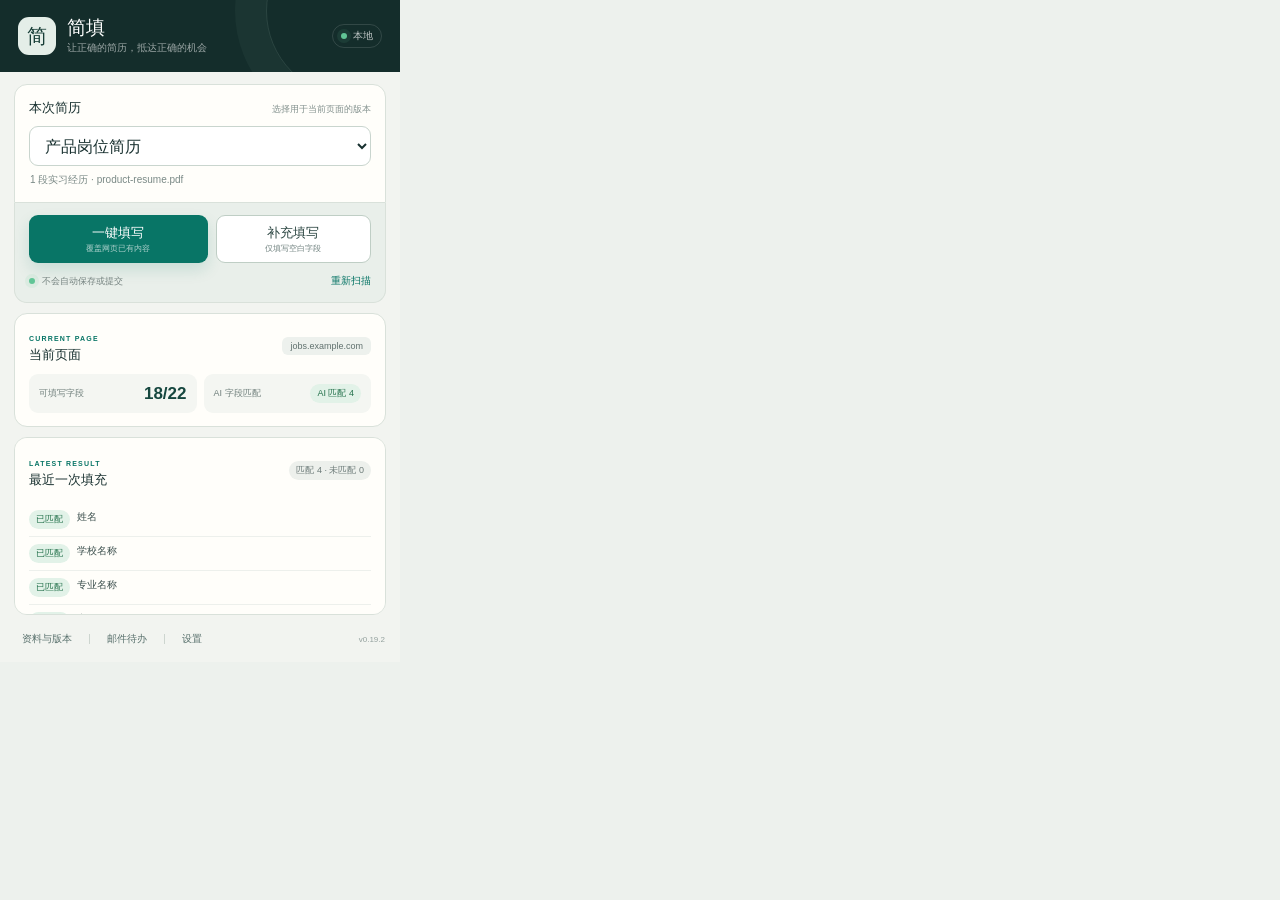
<file: popup.html>
<!doctype html>
<html lang="zh-CN">
<head>
  <meta charset="utf-8">
  <meta name="viewport" content="width=device-width,initial-scale=1">
  <link rel="stylesheet" href="styles.css">
</head>
<body class="popup">
  <header class="popup-hero">
    <div class="brand-mark">简</div>
    <div><div class="brand">简填</div><div class="sub">让正确的简历，抵达正确的机会</div></div>
    <span class="local-badge"><i></i>本地</span>
  </header>
  <main class="popup-main">
    <section class="resume-panel">
      <div class="section-label"><span>本次简历</span><small>选择用于当前页面的版本</small></div>
      <select id="profile" aria-label="本次使用的简历版本"></select>
      <div class="resume-meta" id="target"></div>
    </section>

    <section class="action-panel">
      <button class="btn primary fill-main" id="fill"><span>一键填写</span><small>覆盖网页已有内容</small></button>
      <button class="btn secondary fill-main" id="supplement"><span>补充填写</span><small>仅填写空白字段</small></button>
      <div class="action-foot">
        <span><i></i>不会自动保存或提交</span>
        <button class="scan-link" id="scan">重新扫描</button>
      </div>
    </section>

    <section class="card page-card">
      <div class="page-line"><div><span class="overline">CURRENT PAGE</span><strong>当前页面</strong></div><span class="site-pill" id="site">识别中</span></div>
      <div class="metric-grid">
        <div class="mini-metric"><span>可填写字段</span><strong id="detected">—</strong></div>
        <div class="mini-metric"><span>AI 字段匹配</span><span class="pill gray" id="apiStatus">未配置</span></div>
      </div>
    </section>

    <section class="card result">
      <div class="result-head"><div><span class="overline">LATEST RESULT</span><strong>最近一次填充</strong></div><span class="pill gray" id="resultSummary">暂无</span></div>
      <div id="results"><div class="muted">完成填写后，这里会显示匹配详情。</div></div>
    </section>
  </main>
  <footer class="footer"><button class="link" id="manage">资料与版本</button><span></span><button class="link" id="mailTasks">邮件待办</button><span></span><button class="link" id="settings">设置</button><small id="buildVersion"></small></footer>
  <script src="scripts/readme-demo.js"></script>
  <script src="popup.js"></script>
</body>
</html>
</file>
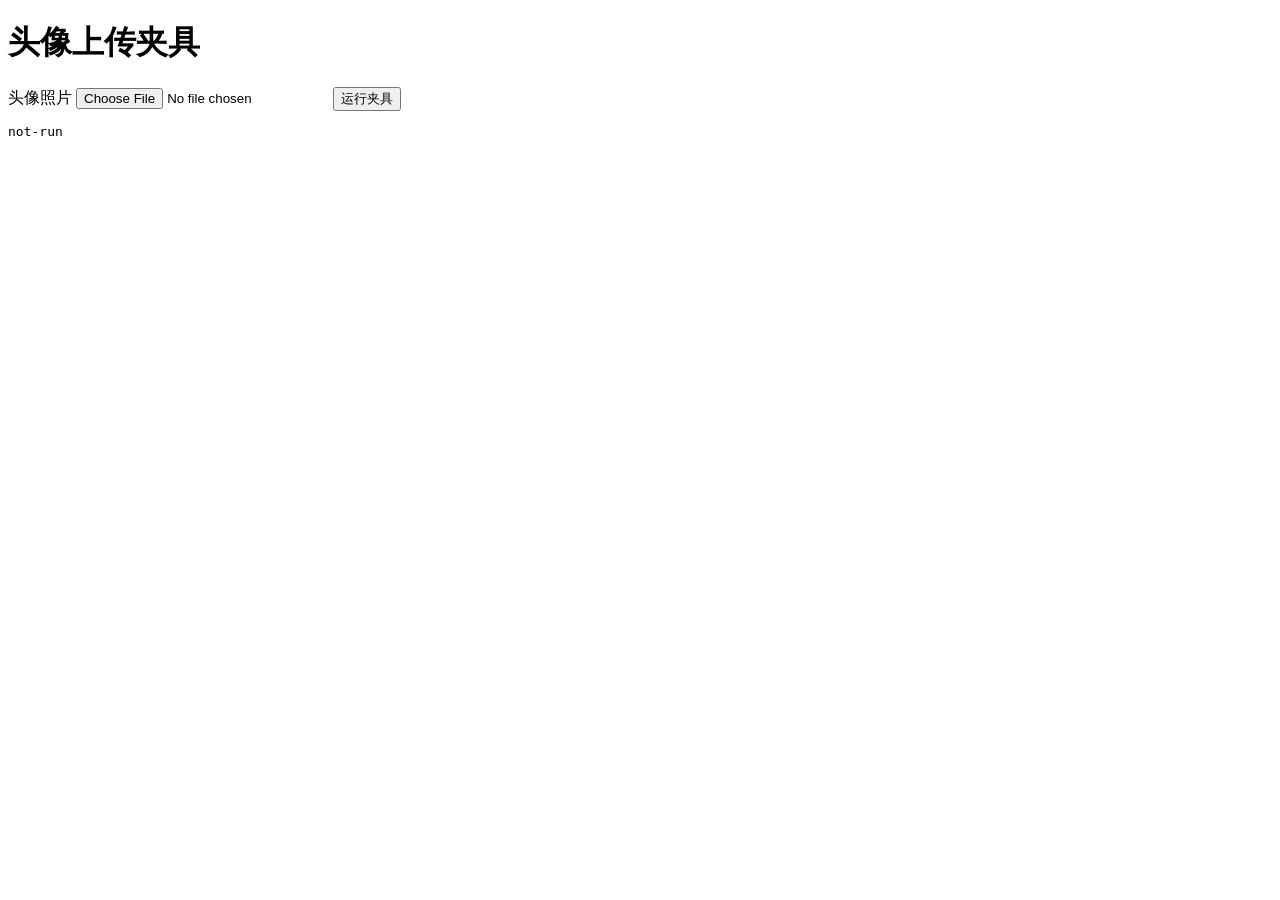
<file: tests/avatar-fixture.html>
<!doctype html>
<html lang="zh-CN">
<head>
  <meta charset="utf-8">
  <title>Avatar Upload Fixture</title>
</head>
<body>
  <h1>头像上传夹具</h1>
  <label for="avatar">头像照片</label>
  <input id="avatar" type="file" accept="image/png,image/jpeg">
  <button id="run">运行夹具</button>
  <pre id="result">not-run</pre>

  <script>
    const avatarDataUrl = "[data-uri]";
    globalThis.chrome = {
      storage: {
        local: {
          async get(keys) {
            return {
              personal: {
                avatarFile: {
                  name: "avatar.png",
                  type: "image/png",
                  size: 68,
                  dataUrl: avatarDataUrl,
                  updatedAt: new Date("2026-01-01T00:00:00Z").toISOString()
                }
              },
              education: [],
              projects: [],
              languages: [],
              skills: [],
              awards: [],
              papers: [],
              certificates: [],
              portfolio: [],
              profiles: [],
              activeProfileId: "",
              settings: {},
              customFields: []
            };
          },
          async set() {}
        }
      },
      runtime: {
        onMessage: { addListener() {} },
        sendMessage: async () => ({})
      }
    };
  </script>
  <script src="../content.js"></script>
  <script>
    document.getElementById("run").addEventListener("click", async () => {
      const output = await window.__jianfillTest.fillCurrentFrame("full");
      const file = document.getElementById("avatar").files[0];
      document.getElementById("result").textContent = JSON.stringify({
        fileName: file?.name || "",
        fileType: file?.type || "",
        fileCount: document.getElementById("avatar").files.length,
        uploaded: output.items.some(item => item.status === "已上传"),
        pass: file?.name === "avatar.png" &&
          file?.type === "image/png" &&
          output.items.some(item => item.status === "已上传")
      }, null, 2);
    });
  </script>
</body>
</html>
</file>
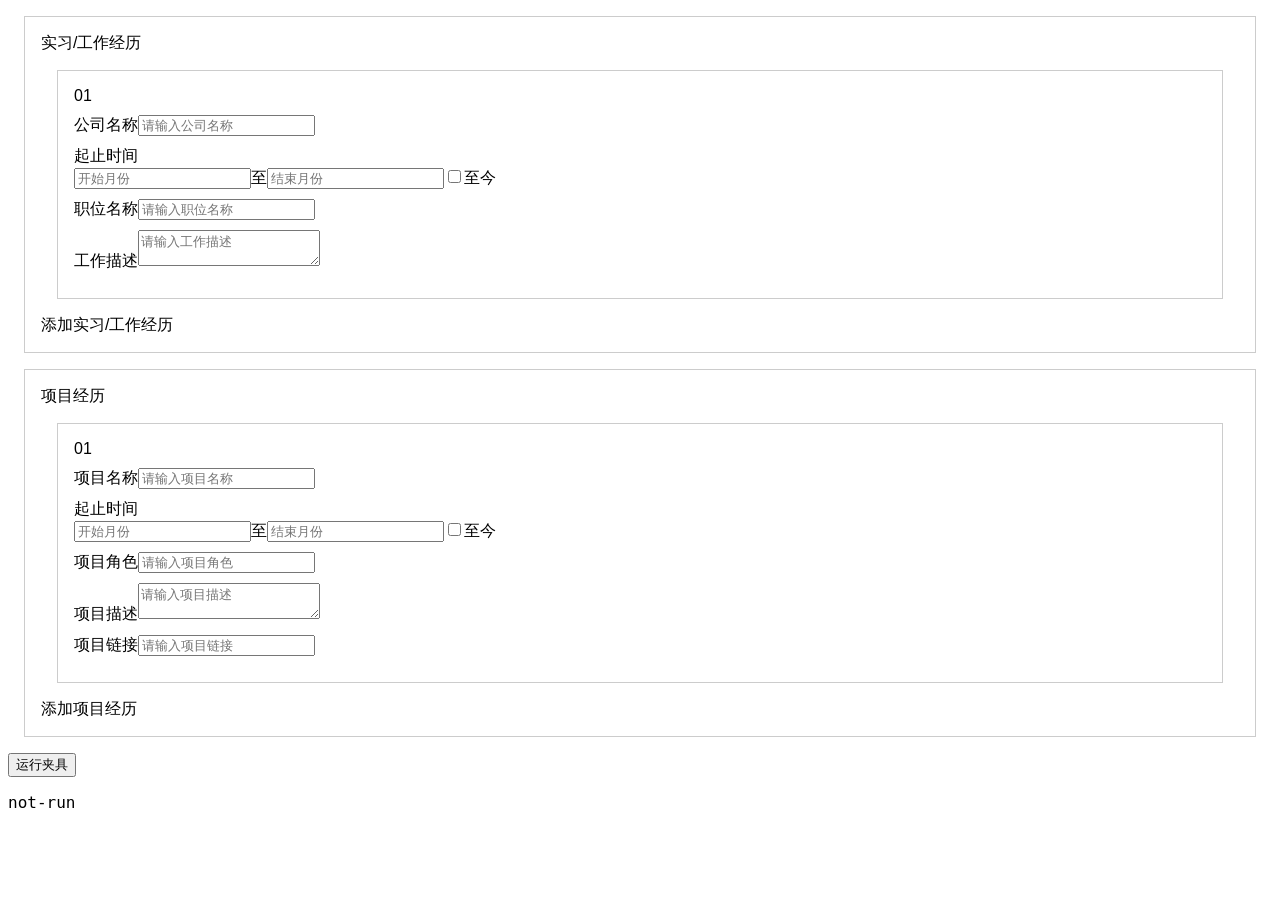
<file: tests/bilibili-resume-fixture.html>
<!doctype html>
<html lang="zh-CN">
<head>
  <meta charset="utf-8">
  <title>Bilibili resume fixture</title>
  <style>
    body { font: 16px sans-serif; }
    .bili-resume-card, .bili-form-multiple {
      margin: 16px;
      padding: 16px;
      border: 1px solid #ccc;
    }
    .bili-form-flex { margin: 10px 0; }
    .ant-form-item-label, .ant-calendar-picker { display: inline-block; }
    .ant-calendar { position: fixed; top: 10px; right: 10px; padding: 12px; background: #fff; border: 1px solid #999; }
    .ant-calendar-month-panel-cell { display: inline-block; padding: 5px; cursor: pointer; }
  </style>
</head>
<body>
  <main class="bili-resume">
    <section class="bili-resume-card" id="resume实习/工作经历">
      <header class="bili-form-card-header">实习/工作经历</header>
      <div class="bili-form-card-body">
        <div class="records" data-records="work"></div>
        <div class="bili-form-add" data-add="work">添加实习/工作经历</div>
      </div>
    </section>

    <section class="bili-resume-card" id="resume项目经历">
      <header class="bili-form-card-header">项目经历</header>
      <div class="bili-form-card-body">
        <div class="records" data-records="projects"></div>
        <div class="bili-form-add" data-add="projects">添加项目经历</div>
      </div>
    </section>
  </main>

  <button id="run-fixture" type="button">运行夹具</button>
  <pre id="result">not-run</pre>

  <script>
    const fixtureStore = {
      personal: {},
      education: [],
      profiles: [{
        id: "fixture-profile",
        name: "B站测试简历",
        work: [{
          company: "甲公司",
          position: "产品实习生",
          start: "2024-03",
          end: "2024-08",
          description: "负责需求分析"
        }, {
          company: "乙公司",
          position: "策略实习生",
          start: "2025-01",
          end: "2025-06",
          description: "负责策略迭代"
        }]
      }],
      activeProfileId: "fixture-profile",
      projects: [{
        name: "项目甲",
        role: "产品负责人",
        start: "2023-05",
        end: "2023-11",
        content: "项目背景",
        duty: "本人职责",
        result: "项目成果",
        link: "https://example.invalid/project-a"
      }, {
        name: "项目乙",
        role: "核心成员",
        start: "2024-01",
        end: "2024-09",
        content: "项目内容乙",
        duty: "职责乙",
        result: "成果乙"
      }],
      languages: [],
      skills: [],
      awards: [],
      papers: [],
      certificates: [],
      portfolio: [],
      customFields: [],
      settings: {}
    };

    window.chrome = {
      storage: {
        local: {
          get: async keys => Object.fromEntries(keys.map(key => [key, fixtureStore[key]]))
        }
      },
      runtime: {
        sendMessage: async () => ({ matches: [], source: "disabled" }),
        onMessage: { addListener: () => {} }
      }
    };

    function formItem(label, control) {
      const item = document.createElement("div");
      item.className = "ant-form-item bili-form-flex";
      item.innerHTML = `<div class="ant-form-item-label"><label>${label}</label></div>`;
      item.append(control);
      return item;
    }

    function textControl(placeholder, textarea = false) {
      const control = document.createElement(textarea ? "textarea" : "input");
      control.className = "ant-input";
      control.placeholder = placeholder;
      return control;
    }

    function openMonthPanel(input) {
      document.querySelector(".ant-calendar")?.remove();
      const panel = document.createElement("div");
      panel.className = "ant-calendar";
      panel.innerHTML = `
        <div class="ant-calendar-month-panel">
          <button type="button" class="ant-calendar-month-panel-prev-year-btn">prev</button>
          <span class="ant-calendar-month-panel-year-select-content">2026年</span>
          <button type="button" class="ant-calendar-month-panel-next-year-btn">next</button>
          <div class="months"></div>
        </div>`;
      const yearNode = panel.querySelector(".ant-calendar-month-panel-year-select-content");
      const renderMonths = () => {
        panel.querySelector(".months").innerHTML = Array.from({ length: 12 }, (_, index) => `
          <span class="ant-calendar-month-panel-cell">
            <button type="button" class="ant-calendar-month-panel-month" data-month="${index + 1}">${index + 1}月</button>
          </span>`).join("");
      };
      panel.querySelector(".ant-calendar-month-panel-prev-year-btn").onclick = () => {
        yearNode.textContent = `${Number(yearNode.textContent.match(/\d+/)[0]) - 1}年`;
      };
      panel.querySelector(".ant-calendar-month-panel-next-year-btn").onclick = () => {
        yearNode.textContent = `${Number(yearNode.textContent.match(/\d+/)[0]) + 1}年`;
      };
      panel.addEventListener("click", event => {
        const month = event.target.closest("[data-month]")?.dataset.month;
        if (!month) return;
        input.value = `${yearNode.textContent.match(/\d+/)[0]}-${String(month).padStart(2, "0")}`;
        input.dispatchEvent(new Event("input", { bubbles: true }));
        input.dispatchEvent(new Event("change", { bubbles: true }));
        panel.remove();
      });
      renderMonths();
      document.body.append(panel);
    }

    function dateControl() {
      const root = document.createElement("div");
      root.className = "bili-date";
      [0, 1].forEach(index => {
        const picker = document.createElement("span");
        picker.className = "ant-calendar-picker";
        const input = document.createElement("input");
        input.className = "ant-calendar-picker-input ant-input";
        input.placeholder = index ? "结束月份" : "开始月份";
        input.readOnly = true;
        picker.append(input);
        picker.addEventListener("click", () => openMonthPanel(input));
        root.append(picker);
        if (!index) root.append(document.createTextNode("至"));
      });
      const current = document.createElement("label");
      current.className = "tonow";
      current.innerHTML = '<input type="checkbox">至今';
      root.append(current);
      return root;
    }

    function createRecord(type) {
      const record = document.createElement("div");
      record.className = "bili-form-multiple";
      record.innerHTML = '<div class="bili-form-multiple-tag">01</div>';
      if (type === "work") {
        record.append(formItem("公司名称", textControl("请输入公司名称")));
        record.append(formItem("起止时间", dateControl()));
        record.append(formItem("职位名称", textControl("请输入职位名称")));
        record.append(formItem("工作描述", textControl("请输入工作描述", true)));
      } else {
        record.append(formItem("项目名称", textControl("请输入项目名称")));
        record.append(formItem("起止时间", dateControl()));
        record.append(formItem("项目角色", textControl("请输入项目角色")));
        record.append(formItem("项目描述", textControl("请输入项目描述", true)));
        record.append(formItem("项目链接", textControl("请输入项目链接")));
      }
      document.querySelector(`[data-records="${type}"]`).append(record);
    }

    document.querySelectorAll("[data-add]").forEach(button => {
      button.addEventListener("click", () => {
        button.dataset.clicks = String(Number(button.dataset.clicks || 0) + 1);
        createRecord(button.dataset.add);
      });
    });
    createRecord("work");
    createRecord("projects");
  </script>
  <script src="../content.js"></script>
  <script>
    window.runBilibiliFixture = async () => {
      const response = await window.__jianfillTest.fillCurrentFrame("supplement");
      const values = (section, selector) => [
        ...document.querySelectorAll(`${section} .bili-form-multiple ${selector}`)
      ].map(control => control.value);
      const result = {
        response,
        workAddClicks: Number(document.querySelector('[data-add="work"]').dataset.clicks || 0),
        projectAddClicks: Number(document.querySelector('[data-add="projects"]').dataset.clicks || 0),
        workCompanies: values("#resume实习\\/工作经历", 'input[placeholder="请输入公司名称"]'),
        workPositions: values("#resume实习\\/工作经历", 'input[placeholder="请输入职位名称"]'),
        workDates: [...document.querySelectorAll("#resume实习\\/工作经历 .bili-date")]
          .map(root => [...root.querySelectorAll(".ant-calendar-picker-input")].map(input => input.value)),
        workDescriptions: values("#resume实习\\/工作经历", 'textarea[placeholder="请输入工作描述"]'),
        projectNames: values("#resume项目经历", 'input[placeholder="请输入项目名称"]'),
        projectRoles: values("#resume项目经历", 'input[placeholder="请输入项目角色"]'),
        projectDates: [...document.querySelectorAll("#resume项目经历 .bili-date")]
          .map(root => [...root.querySelectorAll(".ant-calendar-picker-input")].map(input => input.value)),
        projectDescriptions: values("#resume项目经历", 'textarea[placeholder="请输入项目描述"]'),
        projectLinks: values("#resume项目经历", 'input[placeholder="请输入项目链接"]')
      };
      result.pass =
        result.workAddClicks === 1 &&
        result.projectAddClicks === 1 &&
        result.workCompanies.join("|") === "甲公司|乙公司" &&
        result.workPositions.join("|") === "产品实习生|策略实习生" &&
        result.workDates.flat().join("|") === "2024-03|2024-08|2025-01|2025-06" &&
        result.workDescriptions.join("|") === "负责需求分析|负责策略迭代" &&
        result.projectNames.join("|") === "项目甲|项目乙" &&
        result.projectRoles.join("|") === "产品负责人|核心成员" &&
        result.projectDates.flat().join("|") === "2023-05|2023-11|2024-01|2024-09" &&
        result.projectDescriptions[0] === "项目背景\n本人职责\n项目成果" &&
        result.projectDescriptions[1] === "项目内容乙\n职责乙\n成果乙" &&
        result.projectLinks[0] === "https://example.invalid/project-a";
      document.querySelector("#result").textContent = JSON.stringify(result, null, 2);
      return result;
    };

    document.querySelector("#run-fixture").addEventListener("click", () => {
      window.runBilibiliFixture().catch(error => {
        document.querySelector("#result").textContent = JSON.stringify({ error: error.message });
      });
    });
  </script>
</body>
</html>
</file>
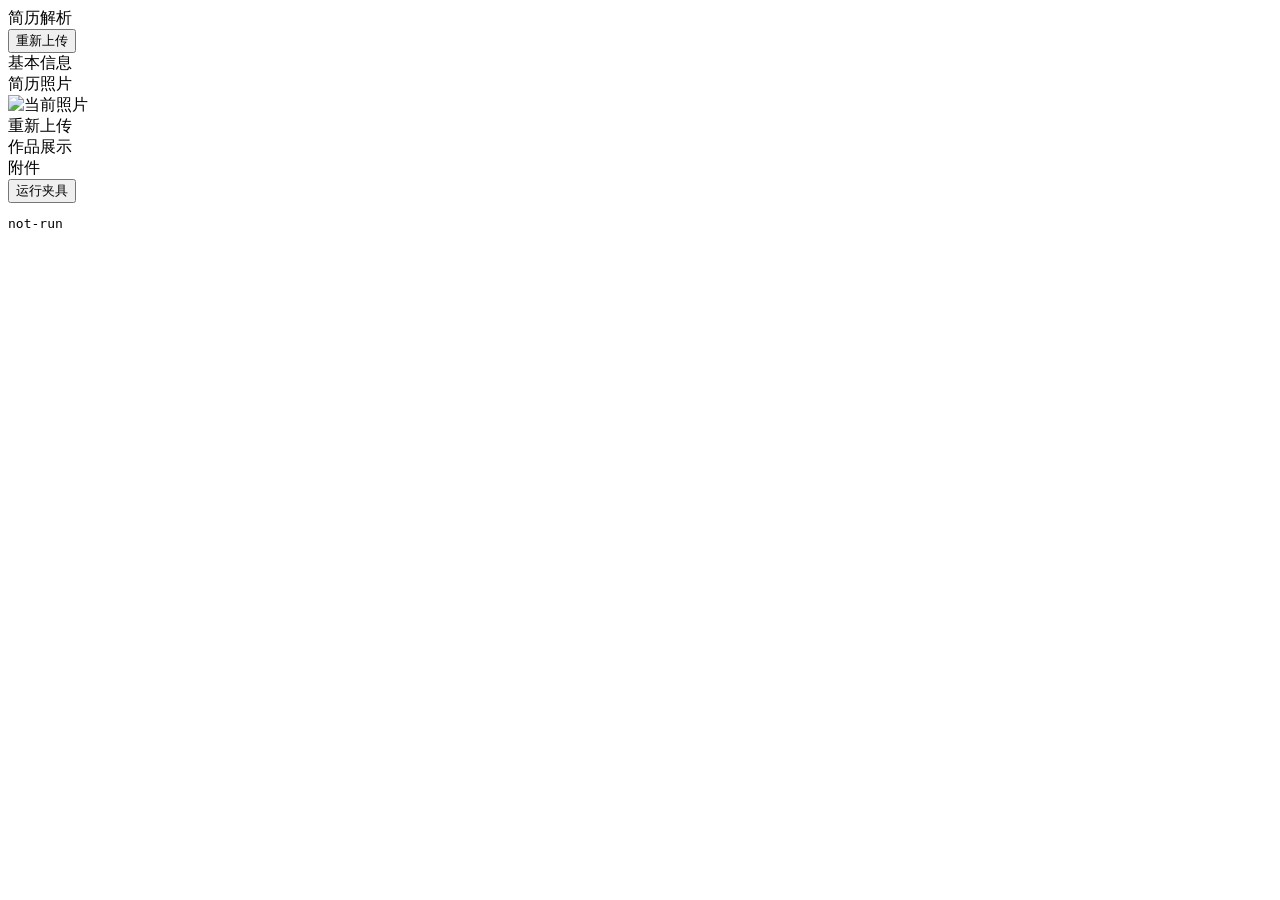
<file: tests/bilibili-upload-fixture.html>
<!doctype html>
<html lang="zh-CN">
<head>
  <meta charset="utf-8">
  <title>Bilibili upload fixture</title>
</head>
<body>
  <main class="bili-resume">
    <section class="bili-resume-card">
      <header class="bili-form-card-header">简历解析</header>
      <div class="bili-resume-analysis">
        <div class="bili-resume-annalysis-uploader">
          <button type="button">重新上传</button>
          <input type="file" data-upload-kind="resume" style="display:none">
        </div>
      </div>
    </section>

    <section class="bili-resume-card">
      <header class="bili-form-card-header">基本信息</header>
      <div class="ant-form-item bili-form-flex">
        <div class="ant-form-item-label"><label>简历照片</label></div>
        <div class="bili-resume-avatar">
          <div class="bili-resume-avatar-body">
            <img class="face" alt="当前照片">
            <footer>重新上传</footer>
            <input type="file" data-upload-kind="avatar" style="display:none">
          </div>
        </div>
      </div>
    </section>

    <section class="bili-resume-card" id="作品展示非必填">
      <header class="bili-form-card-header">作品展示</header>
      <div class="bili-resume-annex">
        <div class="bili-resume-annex-uploader">附件</div>
        <input type="file" data-upload-kind="generic" style="display:none">
      </div>
    </section>
  </main>

  <button id="run-fixture" type="button">运行夹具</button>
  <pre id="result">not-run</pre>

  <script>
    const avatarDataUrl =
      "[data-uri]";
    const resumeDataUrl = "[data-uri]";
    const uploads = [];

    const fixtureStore = {
      personal: {
        avatarFile: {
          name: "avatar.png",
          type: "image/png",
          size: 68,
          dataUrl: avatarDataUrl
        }
      },
      education: [],
      projects: [],
      languages: [],
      skills: [],
      awards: [],
      papers: [],
      certificates: [],
      portfolio: [],
      profiles: [{
        id: "profile-1",
        name: "B站附件测试",
        resumeFile: {
          name: "resume.pdf",
          type: "application/pdf",
          size: 15,
          dataUrl: resumeDataUrl
        },
        work: []
      }],
      activeProfileId: "profile-1",
      settings: {},
      customFields: []
    };

    window.chrome = {
      storage: {
        local: {
          get: async keys => Object.fromEntries(keys.map(key => [key, fixtureStore[key]]))
        }
      },
      runtime: {
        sendMessage: async () => ({ matches: [], source: "disabled" }),
        onMessage: { addListener: () => {} }
      }
    };

    function bindUpload(input) {
      input.addEventListener("change", () => {
        const kind = input.dataset.uploadKind;
        uploads.push({ kind, name: input.files?.[0]?.name || "" });
        const replacement = input.cloneNode();
        bindUpload(replacement);
        input.replaceWith(replacement);
        if (kind === "resume") {
          const notice = document.createElement("div");
          notice.className = "bili-resume-analysis-notice";
          notice.textContent = "将简历内容解析到下方表单？";
          document.querySelector(".bili-resume-analysis").append(notice);
        }
        if (kind === "avatar") {
          document.querySelector(".bili-resume-avatar .face").alt = "新照片已上传";
          const resumeInput = document.querySelector('[data-upload-kind="resume"]');
          const resumeReplacement = resumeInput.cloneNode();
          bindUpload(resumeReplacement);
          resumeInput.replaceWith(resumeReplacement);
        }
      });
    }
    document.querySelectorAll("input[type=file]").forEach(bindUpload);
  </script>
  <script src="../content.js"></script>
  <script>
    window.runBilibiliUploadFixture = async () => {
      const response = await window.__jianfillTest.fillCurrentFrame("full");
      const result = {
        response,
        uploads,
        avatarReplaced:
          document.querySelector(".bili-resume-avatar .face").alt === "新照片已上传",
        resumeNotice:
          Boolean(document.querySelector(".bili-resume-analysis-notice")),
        genericAttachmentCount:
          uploads.filter(item => item.kind === "generic").length
      };
      result.pass =
        uploads.length === 2 &&
        uploads[0].kind === "avatar" &&
        uploads[0].name === "avatar.png" &&
        uploads[1].kind === "resume" &&
        uploads[1].name === "resume.pdf" &&
        result.avatarReplaced &&
        result.resumeNotice &&
        result.genericAttachmentCount === 0 &&
        response.items.filter(item => item.status === "已上传").length === 2;
      document.querySelector("#result").textContent = JSON.stringify(result, null, 2);
      return result;
    };

    document.querySelector("#run-fixture").addEventListener("click", () => {
      window.runBilibiliUploadFixture().catch(error => {
        document.querySelector("#result").textContent = JSON.stringify({
          error: error.message
        });
      });
    });
  </script>
</body>
</html>
</file>
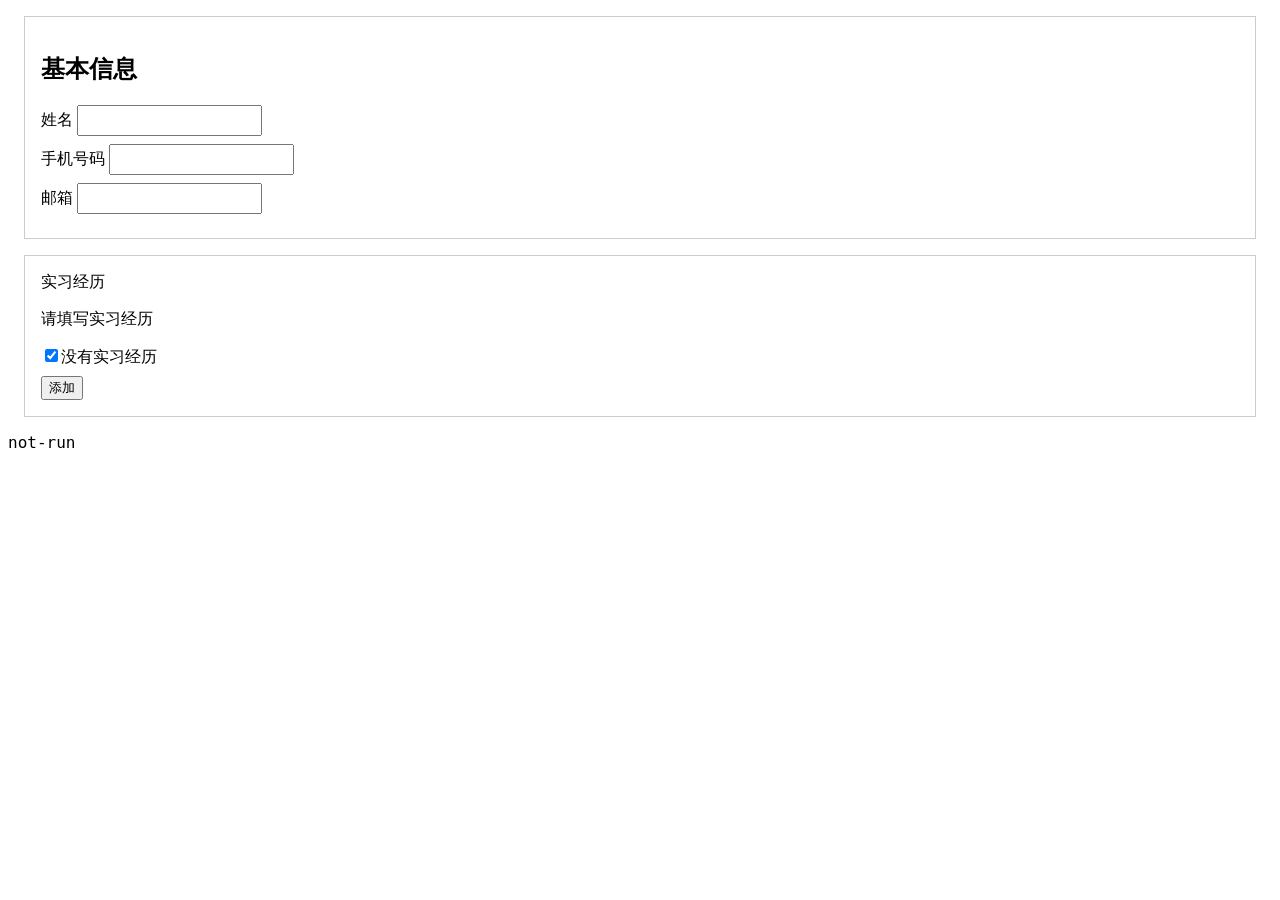
<file: tests/bytedance-resume-fixture.html>
<!doctype html>
<html lang="zh-CN">
<head>
  <meta charset="utf-8">
  <title>ByteDance resume fixture</title>
  <style>
    body { font: 16px sans-serif; }
    section, .work-record { margin: 16px; padding: 16px; border: 1px solid #ccc; }
    label { display: block; margin: 8px 0; }
    input, textarea { padding: 6px; }
    .throne-biz-date-range-picker-wrapper { display: flex; gap: 8px; }
  </style>
</head>
<body>
  <section>
    <h2>基本信息</h2>
    <label>姓名
      <input class="ud__native-input" data-form-field-id="name"
        data-form-field-name="name" data-form-field-i18n-name="姓名">
    </label>
    <label>手机号码
      <input class="ud__native-input" data-form-field-id="mobile"
        data-form-field-name="mobile" data-form-field-i18n-name="手机号码">
    </label>
    <label>邮箱
      <input class="ud__native-input" data-form-field-id="email"
        data-form-field-name="email" data-form-field-i18n-name="邮箱">
    </label>
  </section>

  <section class="applyFormModuleWrapper-placeholder">
    <div class="applyFormModuleWrapper-title">实习经历</div>
    <p>请填写实习经历</p>
    <label class="applyFormModuleWrapper-no-experience">
      <input id="noExperience" type="checkbox" checked>没有实习经历
    </label>
    <div id="workRecords"></div>
    <button id="addWork" type="button">添加</button>
  </section>

  <pre id="result">not-run</pre>

  <script>
    const fixtureStore = {
      personal: {
        name: "测试姓名",
        phone: "测试手机号",
        email: "测试邮箱"
      },
      education: [],
      profiles: [{
        id: "fixture-profile",
        name: "测试简历",
        work: [{
          company: "甲公司",
          position: "产品经理",
          start: "2024-01",
          end: "2024-06",
          description: "负责产品规划"
        }, {
          company: "乙公司",
          position: "产品实习生",
          start: "2024-07",
          end: "2025-02",
          description: "负责需求分析"
        }]
      }],
      activeProfileId: "fixture-profile",
      projects: [],
      languages: [],
      skills: [],
      awards: [],
      papers: [],
      certificates: [],
      portfolio: [],
      customFields: [],
      settings: {}
    };

    window.chrome = {
      storage: {
        local: {
          get: async keys => Object.fromEntries(keys.map(key => [key, fixtureStore[key]]))
        }
      },
      runtime: {
        sendMessage: async () => ({ matches: [], source: "disabled" }),
        onMessage: { addListener: () => {} }
      }
    };

    function createWorkRecord() {
      const record = document.createElement("div");
      record.className = "work-record";
      record.innerHTML = `
        <label>公司名称
          <input class="ud__native-input" data-form-field-id="company"
            data-form-field-name="company" data-form-field-i18n-name="公司名称">
        </label>
        <label>职位名称
          <input class="ud__native-input" data-form-field-id="title"
            data-form-field-name="title" data-form-field-i18n-name="职位名称">
        </label>
        <div class="ud-formily-item" data-form-field-id="start_end_time"
          data-form-field-name="start_end_time" data-form-field-i18n-name="起止时间">
          <label>起止时间</label>
          <div class="throne-biz-date-range-picker-wrapper">
            <div class="throne-biz-date-range-picker-input"><input class="ud__native-input"></div>
            <div class="throne-biz-date-range-picker-input"><input class="ud__native-input"></div>
          </div>
        </div>
        <label>描述
          <textarea data-form-field-id="desc" data-form-field-name="desc"
            data-form-field-i18n-name="描述"></textarea>
        </label>`;
      document.querySelector("#workRecords").append(record);
    }

    document.querySelector("#noExperience").addEventListener("change", event => {
      if (!event.target.checked && !document.querySelector(".work-record")) createWorkRecord();
    });
    document.querySelector("#addWork").addEventListener("click", createWorkRecord);
  </script>
  <script src="../content.js"></script>
  <script>
    window.runFixture = async () => {
      const result = await window.__jianfillTest.fillCurrentFrame("supplement");
      const values = selector => [...document.querySelectorAll(selector)].map(input => input.value);
      const output = {
        name: document.querySelector("[data-form-field-id=name]").value,
        phone: document.querySelector("[data-form-field-id=mobile]").value,
        email: document.querySelector("[data-form-field-id=email]").value,
        noExperience: document.querySelector("#noExperience").checked,
        companies: values("[data-form-field-id=company]"),
        positions: values("[data-form-field-id=title]"),
        dates: [...document.querySelectorAll(".throne-biz-date-range-picker-wrapper")]
          .map(wrapper => [...wrapper.querySelectorAll("input")].map(input => input.value)),
        descriptions: values("[data-form-field-id=desc]"),
        result
      };
      document.querySelector("#result").textContent = JSON.stringify(output, null, 2);
      return output;
    };
  </script>
</body>
</html>
</file>
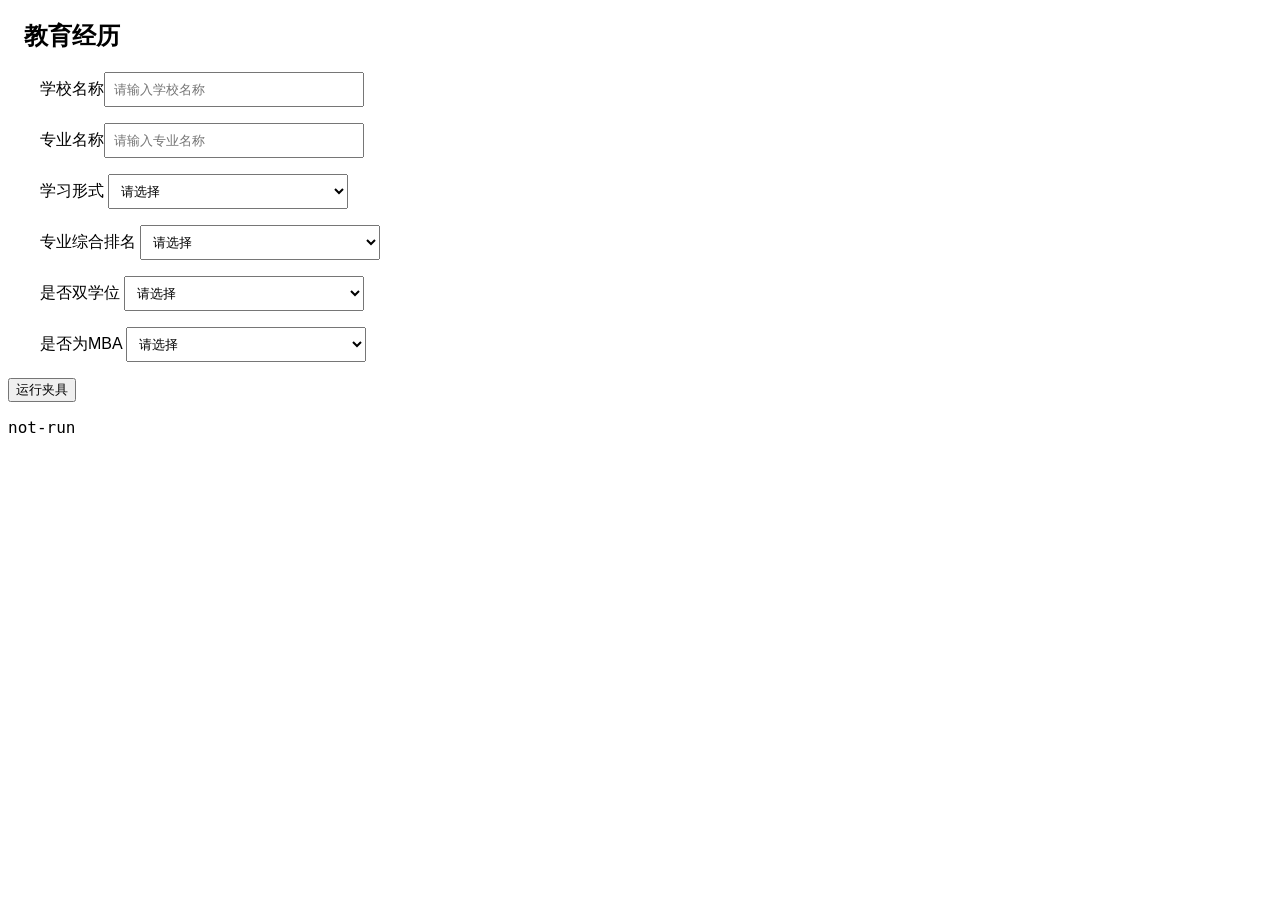
<file: tests/education-fields-fixture.html>
<!doctype html>
<html lang="zh-CN">
<head>
  <meta charset="utf-8">
  <title>Education fields fixture</title>
  <style>
    body { font: 16px sans-serif; }
    section, label { display: block; margin: 16px; }
    input, select { min-width: 240px; padding: 8px; }
  </style>
</head>
<body>
  <section>
    <h2>教育经历</h2>
    <div class="education-record">
      <label>学校名称<input placeholder="请输入学校名称"></label>
      <label>专业名称<input placeholder="请输入专业名称"></label>
      <label>学习形式
        <select>
          <option value="">请选择</option>
          <option value="fulltime">全国普通高等院校全日制</option>
          <option value="parttime">全国普通高等院校非全日制</option>
        </select>
      </label>
      <label>专业综合排名
        <select>
          <option value="">请选择</option>
          <option value="top5">前 5%</option>
          <option value="top10">前10%（含）</option>
          <option value="top20">前 20%</option>
        </select>
      </label>
      <label>是否双学位
        <select>
          <option value="">请选择</option>
          <option value="yes">是</option>
          <option value="no">否</option>
        </select>
      </label>
      <label>是否为MBA
        <select>
          <option value="">请选择</option>
          <option value="yes">是</option>
          <option value="no">否</option>
        </select>
      </label>
    </div>
  </section>
  <button id="run-fixture" type="button">运行夹具</button>
  <pre id="result">not-run</pre>

  <script>
    let contentListener;
    const fixtureStore = {
      personal: {},
      education: [{
        school: "示例大学",
        major: "信息管理",
        type: "全日制",
        rank: "排名10%之前",
        doubleDegree: "有",
        mba: "false"
      }],
      profiles: [{ id: "fixture-profile", name: "教育测试", work: [] }],
      activeProfileId: "fixture-profile",
      projects: [],
      languages: [],
      skills: [],
      awards: [],
      papers: [],
      certificates: [],
      portfolio: [],
      customFields: [],
      settings: {}
    };
    window.chrome = {
      storage: {
        local: {
          get: async keys => Object.fromEntries(keys.map(key => [key, fixtureStore[key]]))
        }
      },
      runtime: {
        sendMessage: async () => ({ matches: [], source: "disabled" }),
        onMessage: { addListener: listener => { contentListener = listener; } }
      }
    };
  </script>
  <script src="../content.js"></script>
  <script>
    document.querySelector("#run-fixture").addEventListener("click", () => {
      contentListener({ type: "FILL_FORM", mode: "supplement" }, {}, response => {
        const selects = [...document.querySelectorAll("select")].map(select => select.value);
        const result = {
          response,
          educationType: selects[0],
          rank: selects[1],
          doubleDegree: selects[2],
          mba: selects[3],
          pass: selects.join("|") === "fulltime|top10|yes|no"
        };
        document.querySelector("#result").textContent = JSON.stringify(result, null, 2);
      });
    });
  </script>
</body>
</html>
</file>
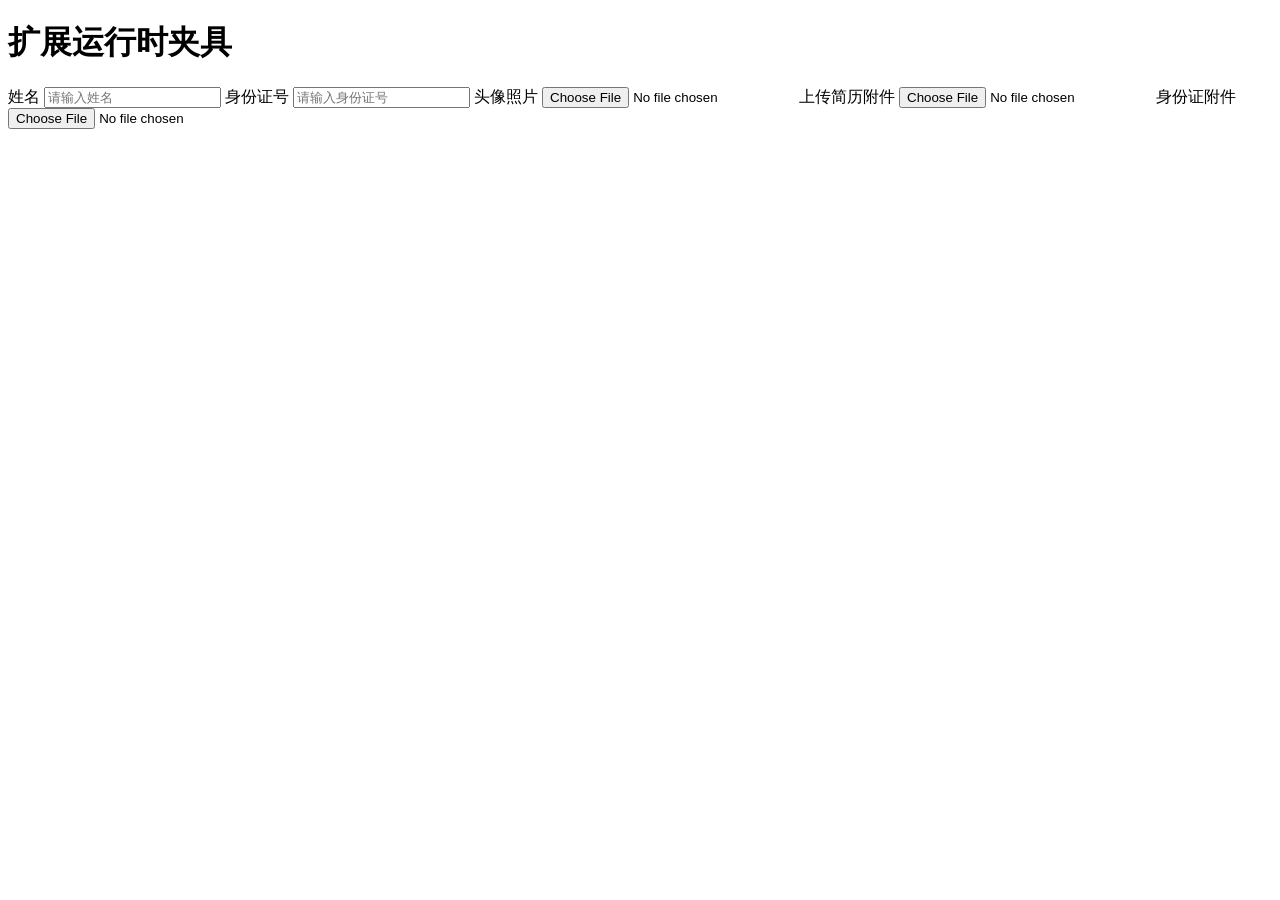
<file: tests/extension-runtime-fixture.html>
<!doctype html>
<html lang="zh-CN">
<head>
  <meta charset="utf-8">
  <title>Extension Runtime Fixture</title>
</head>
<body>
  <h1>扩展运行时夹具</h1>

  <label for="name">姓名</label>
  <input id="name" type="text" placeholder="请输入姓名">

  <label for="identity">身份证号</label>
  <input id="identity" type="text" placeholder="请输入身份证号">

  <label for="avatar">头像照片</label>
  <input id="avatar" type="file" accept="image/png,image/jpeg">

  <label for="resume">上传简历附件</label>
  <input id="resume" type="file" accept=".pdf,.doc,.docx,application/pdf">

  <label for="identity-file">身份证附件</label>
  <input id="identity-file" type="file" accept=".pdf,application/pdf">

  <script>
    function replaceOnFirstInput(id) {
      const input = document.getElementById(id);
      input.addEventListener("input", () => {
        const replacement = input.cloneNode();
        replacement.value = "";
        input.replaceWith(replacement);
      }, { once: true });
    }

    replaceOnFirstInput("name");
    replaceOnFirstInput("identity");
  </script>
</body>
</html>
</file>
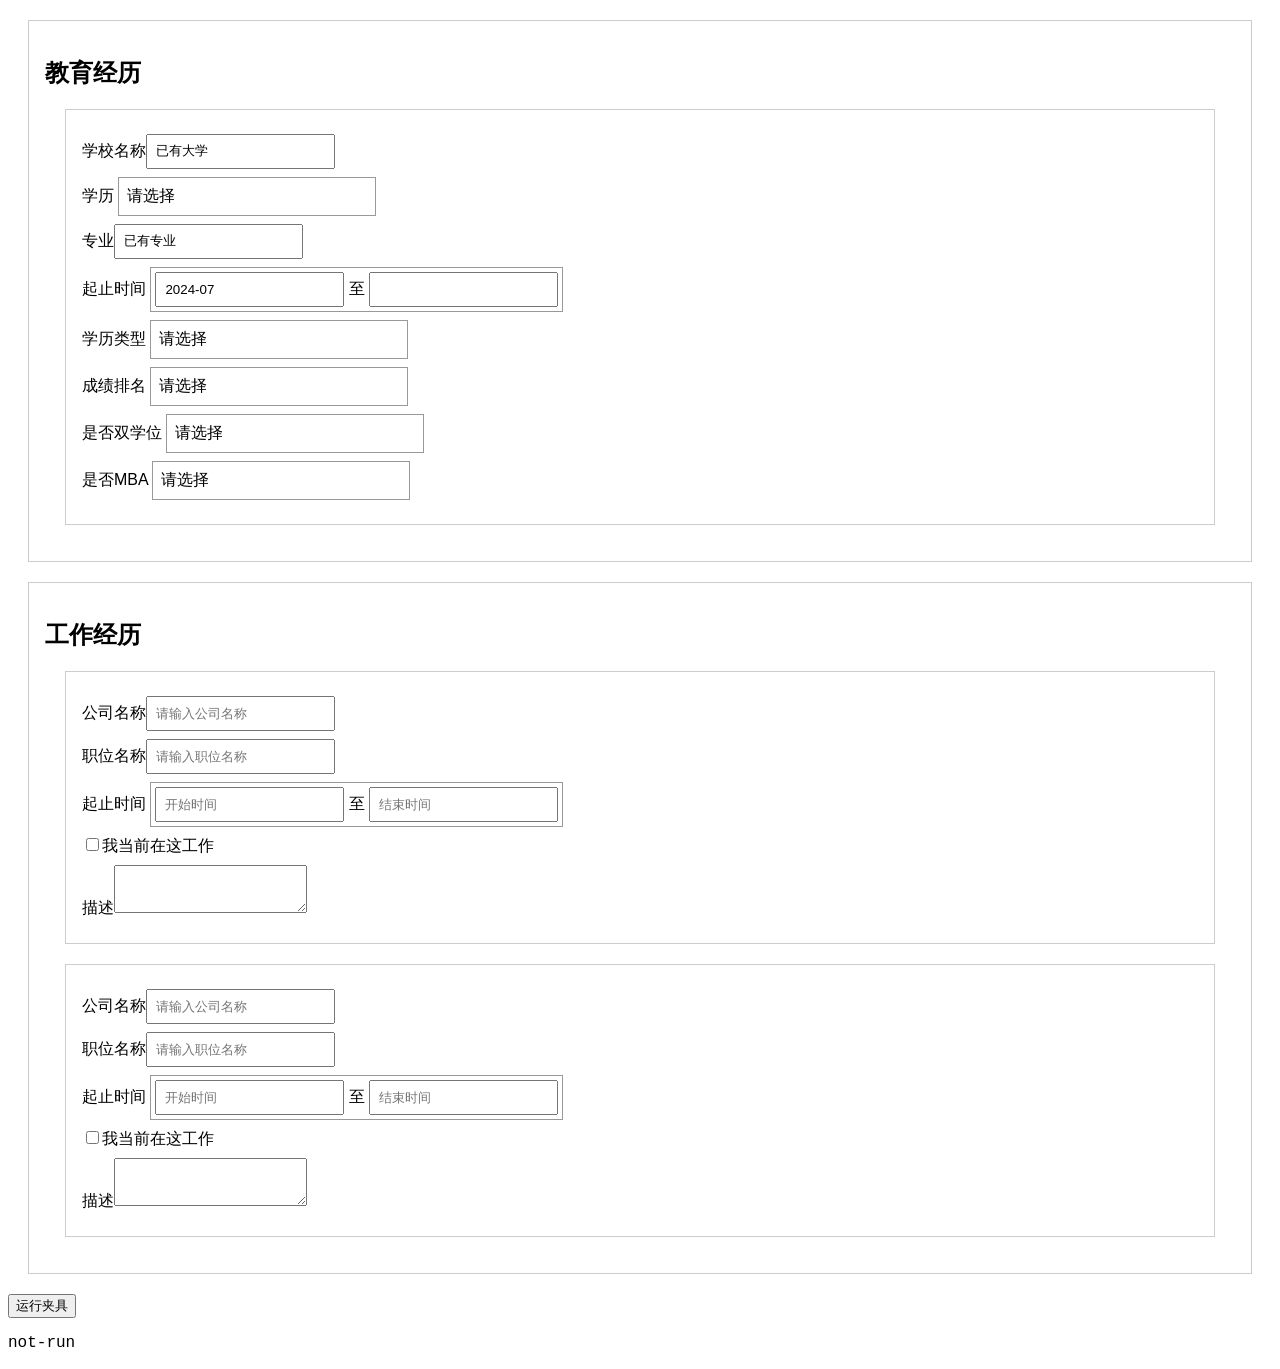
<file: tests/feishu-date-range-fixture.html>
<!doctype html>
<html lang="zh-CN">
<head>
  <meta charset="utf-8">
  <title>Feishu ATSX date range fixture</title>
  <style>
    body { font: 16px sans-serif; }
    section, .record { margin: 20px; padding: 16px; border: 1px solid #ccc; }
    label { display: block; margin: 8px 0; }
    input, textarea { padding: 8px; }
    .atsx-select { display: inline-block; min-width: 240px; padding: 8px; border: 1px solid #999; cursor: pointer; }
    .atsx-select-dropdown { position: fixed; z-index: 20; min-width: 240px; padding: 4px; background: white; border: 1px solid #333; }
    .atsx-select-dropdown-menu-item { padding: 6px; cursor: pointer; }
    .atsx-calendar-picker { display: inline-block; padding: 4px; border: 1px solid #999; }
    .atsx-calendar-range { display: flex; position: fixed; inset: 60px auto auto 60px; z-index: 10; background: white; border: 1px solid #333; }
    .atsx-calendar-range[hidden] { display: none; }
    .atsx-calendar-range-part { width: 260px; padding: 12px; }
    .atsx-calendar-month-panel-cell { display: inline-block; width: 25%; padding: 6px 0; text-align: center; }
    .atsx-calendar-month-panel-month { cursor: pointer; }
  </style>
</head>
<body>
  <section id="education">
    <h2>教育经历</h2>
    <div class="record education-record">
      <label>学校名称<input value="已有大学"></label>
      <label>学历
        <span class="atsx-select" data-select="degree">
          <span class="atsx-select-selection__placeholder">请选择</span>
          <span class="atsx-select-selection-selected-value"></span>
        </span>
      </label>
      <label>专业<input value="已有专业"></label>
      <label>起止时间
        <span class="atsx-calendar-picker" data-range="education">
          <input class="atsx-calendar-range-picker-input atsx-calendar-range-picker-input-left" value="2024-07" readonly>
          <span class="atsx-calendar-range-picker-separator">至</span>
          <input class="atsx-calendar-range-picker-input atsx-calendar-range-picker-input-right" readonly>
        </span>
      </label>
      <label>学历类型
        <span class="atsx-select" data-select="education-type">
          <span class="atsx-select-selection__placeholder">请选择</span>
          <span class="atsx-select-selection-selected-value"></span>
        </span>
      </label>
      <label>成绩排名
        <span class="atsx-select" data-select="rank">
          <span class="atsx-select-selection__placeholder">请选择</span>
          <span class="atsx-select-selection-selected-value"></span>
        </span>
      </label>
      <label>是否双学位
        <span class="atsx-select" data-select="double-degree">
          <span class="atsx-select-selection__placeholder">请选择</span>
          <span class="atsx-select-selection-selected-value"></span>
        </span>
      </label>
      <label>是否MBA
        <span class="atsx-select" data-select="mba">
          <span class="atsx-select-selection__placeholder">请选择</span>
          <span class="atsx-select-selection-selected-value"></span>
        </span>
      </label>
    </div>
  </section>

  <section id="work">
    <h2>工作经历</h2>
    <div class="record work-record">
      <label>公司名称<input placeholder="请输入公司名称"></label>
      <label>职位名称<input placeholder="请输入职位名称"></label>
      <label>起止时间
        <span class="atsx-calendar-picker" data-range="work-0">
          <input class="atsx-calendar-range-picker-input atsx-calendar-range-picker-input-left" placeholder="开始时间" readonly>
          <span class="atsx-calendar-range-picker-separator">至</span>
          <input class="atsx-calendar-range-picker-input atsx-calendar-range-picker-input-right" placeholder="结束时间" readonly>
        </span>
      </label>
      <label><input type="checkbox" class="current-work">我当前在这工作</label>
      <label>描述<textarea></textarea></label>
    </div>
    <div class="record work-record">
      <label>公司名称<input placeholder="请输入公司名称"></label>
      <label>职位名称<input placeholder="请输入职位名称"></label>
      <label>起止时间
        <span class="atsx-calendar-picker" data-range="work-1">
          <input class="atsx-calendar-range-picker-input atsx-calendar-range-picker-input-left" placeholder="开始时间" readonly>
          <span class="atsx-calendar-range-picker-separator">至</span>
          <input class="atsx-calendar-range-picker-input atsx-calendar-range-picker-input-right" placeholder="结束时间" readonly>
        </span>
      </label>
      <label><input type="checkbox" class="current-work">我当前在这工作</label>
      <label>描述<textarea></textarea></label>
    </div>
  </section>

  <div class="atsx-calendar-range" hidden>
    <div class="atsx-calendar-range-part atsx-calendar-range-left"></div>
    <div class="atsx-calendar-range-part atsx-calendar-range-right"></div>
  </div>
  <button id="run-fixture" type="button">运行夹具</button>
  <pre id="result">not-run</pre>

  <script>
    const fixtureStore = {
      personal: {},
      education: [{
        school: "应保留的新大学",
        major: "应保留的新专业",
        level: "硕士研究生",
        type: "全日制",
        rank: "专业排名前10%",
        doubleDegree: "是",
        mba: "否",
        start: "2024-07",
        end: "2027-06"
      }],
      profiles: [{
        id: "fixture-profile",
        name: "测试简历",
        work: [{
          company: "甲公司",
          position: "产品经理",
          start: "2023-04",
          end: "2024-08",
          description: "第一段经历"
        }, {
          company: "乙公司",
          position: "产品实习生",
          start: "2025-01",
          end: "至今",
          current: true,
          description: "第二段经历"
        }]
      }],
      activeProfileId: "fixture-profile",
      projects: [],
      languages: [],
      skills: [],
      awards: [],
      papers: [],
      certificates: [],
      portfolio: [],
      customFields: [],
      settings: {}
    };

    let contentListener;
    let activePicker = null;
    let activeSelect = null;
    let phase = "start";
    const overlay = document.querySelector(".atsx-calendar-range");

    window.chrome = {
      storage: {
        local: {
          get: async keys => Object.fromEntries(keys.map(key => [key, fixtureStore[key]]))
        }
      },
      runtime: {
        sendMessage: async () => ({ matches: [], source: "disabled" }),
        onMessage: {
          addListener: listener => {
            contentListener = listener;
          }
        }
      }
    };

    function renderPanel(side, year) {
      const part = overlay.querySelector(`.atsx-calendar-range-${side}`);
      part.dataset.year = String(year);
      part.innerHTML = `
        <div class="atsx-calendar-month-panel">
          <button class="atsx-calendar-month-panel-prev-year-btn" type="button">上一年</button>
          <span class="atsx-calendar-month-panel-year-select">${year}年</span>
          <button class="atsx-calendar-month-panel-next-year-btn" type="button">下一年</button>
          <div>${Array.from({ length: 12 }, (_, index) => `
            <span class="atsx-calendar-month-panel-cell">
              <span class="atsx-calendar-month-panel-month">${index + 1}月</span>
            </span>`).join("")}
          </div>
        </div>`;
      part.querySelector(".atsx-calendar-month-panel-prev-year-btn").onclick = () => renderPanel(side, year - 1);
      part.querySelector(".atsx-calendar-month-panel-next-year-btn").onclick = () => renderPanel(side, year + 1);
      part.querySelectorAll(".atsx-calendar-month-panel-month").forEach((month, index) => {
        month.onclick = () => {
          const inputs = activePicker.querySelectorAll(".atsx-calendar-range-picker-input");
          if (phase === "start") {
            inputs[0].value = `${year}-${String(index + 1).padStart(2, "0")}`;
            phase = "end";
          } else {
            inputs[1].value = `${year}-${String(index + 1).padStart(2, "0")}`;
            overlay.hidden = true;
          }
          inputs.forEach(input => input.dispatchEvent(new Event("change", { bubbles: true })));
        };
      });
    }

    document.querySelectorAll(".atsx-calendar-picker").forEach(picker => {
      picker.onclick = () => {
        activePicker = picker;
        phase = picker.querySelector(".atsx-calendar-range-picker-input-left").value ? "end" : "start";
        renderPanel("left", 2026);
        renderPanel("right", 2027);
        overlay.hidden = false;
      };
    });
    const selectOptions = {
      degree: ["博士", "MBA", "硕士", "本科", "大专", "高中", "其他"],
      "education-type": ["海外及港澳台", "统招全日制", "统招非全日制", "自考", "其他"],
      rank: ["前 5%", "前10%（含）", "前 20%", "前 30%", "前 50%", "其他"],
      "double-degree": ["是", "否"],
      mba: ["是", "否"]
    };
    document.querySelectorAll(".atsx-select").forEach(select => {
      select.onclick = () => {
        activeSelect = select;
        document.querySelector(".atsx-select-dropdown")?.remove();
        const dropdown = document.createElement("div");
        const rect = select.getBoundingClientRect();
        dropdown.className = "atsx-select-dropdown";
        dropdown.style.left = `${rect.left}px`;
        dropdown.style.top = `${rect.bottom + 2}px`;
        selectOptions[select.dataset.select].forEach(value => {
          const option = document.createElement("div");
          option.className = "atsx-select-dropdown-menu-item";
          option.textContent = value;
          option.onclick = event => {
            event.stopPropagation();
            activeSelect.querySelector(".atsx-select-selection-selected-value").textContent = value;
            activeSelect.querySelector(".atsx-select-selection__placeholder")?.remove();
            dropdown.remove();
          };
          dropdown.append(option);
        });
        document.body.append(dropdown);
      };
    });
    document.querySelectorAll(".current-work").forEach(checkbox => {
      checkbox.addEventListener("click", () => {
        checkbox.dataset.clicks = String(Number(checkbox.dataset.clicks || 0) + 1);
      });
      checkbox.onchange = () => {
        if (!checkbox.checked) return;
        checkbox.closest(".record").querySelector(".atsx-calendar-range-picker-input-right").value = "至今";
        overlay.hidden = true;
      };
    });

    window.runFeishuDateRangeFixture = () => new Promise((resolve, reject) => {
      if (!contentListener) {
        reject(new Error("content listener not registered"));
        return;
      }
      contentListener({ type: "FILL_FORM", mode: "supplement" }, {}, response => {
        const educationDates = [...document.querySelectorAll(
          ".education-record .atsx-calendar-range-picker-input"
        )].map(input => input.value);
        const workDates = [...document.querySelectorAll(".work-record")].map(record =>
          [...record.querySelectorAll(".atsx-calendar-range-picker-input")].map(input => input.value)
        );
        const educationChoices = Object.fromEntries(
          [...document.querySelectorAll(".education-record .atsx-select")].map(select => [
            select.dataset.select,
            select.querySelector(".atsx-select-selection-selected-value").textContent
          ])
        );
        const result = {
          response,
          educationDates,
          educationChoices,
          workDates,
          current: document.querySelectorAll(".current-work")[1].checked,
          currentClicks: [...document.querySelectorAll(".current-work")].map(
            checkbox => Number(checkbox.dataset.clicks || 0)
          )
        };
        result.pass =
          educationDates[0] === "2024-07" &&
          educationDates[1] === "2027-06" &&
          educationChoices.degree === "硕士" &&
          educationChoices["education-type"] === "统招全日制" &&
          educationChoices.rank === "前10%（含）" &&
          educationChoices["double-degree"] === "是" &&
          educationChoices.mba === "否" &&
          workDates[0][0] === "2023-04" &&
          workDates[0][1] === "2024-08" &&
          workDates[1][0] === "2025-01" &&
          workDates[1][1] === "至今" &&
          result.current;
        document.querySelector("#result").textContent = JSON.stringify(result, null, 2);
        resolve(result);
      });
    });
  </script>
  <script src="../content.js"></script>
  <script>
    document.querySelector("#run-fixture").addEventListener("click", () => {
      window.runFeishuDateRangeFixture().catch(error => {
        document.querySelector("#result").textContent = JSON.stringify({
          error: error.message
        });
      });
    });
  </script>
</body>
</html>
</file>
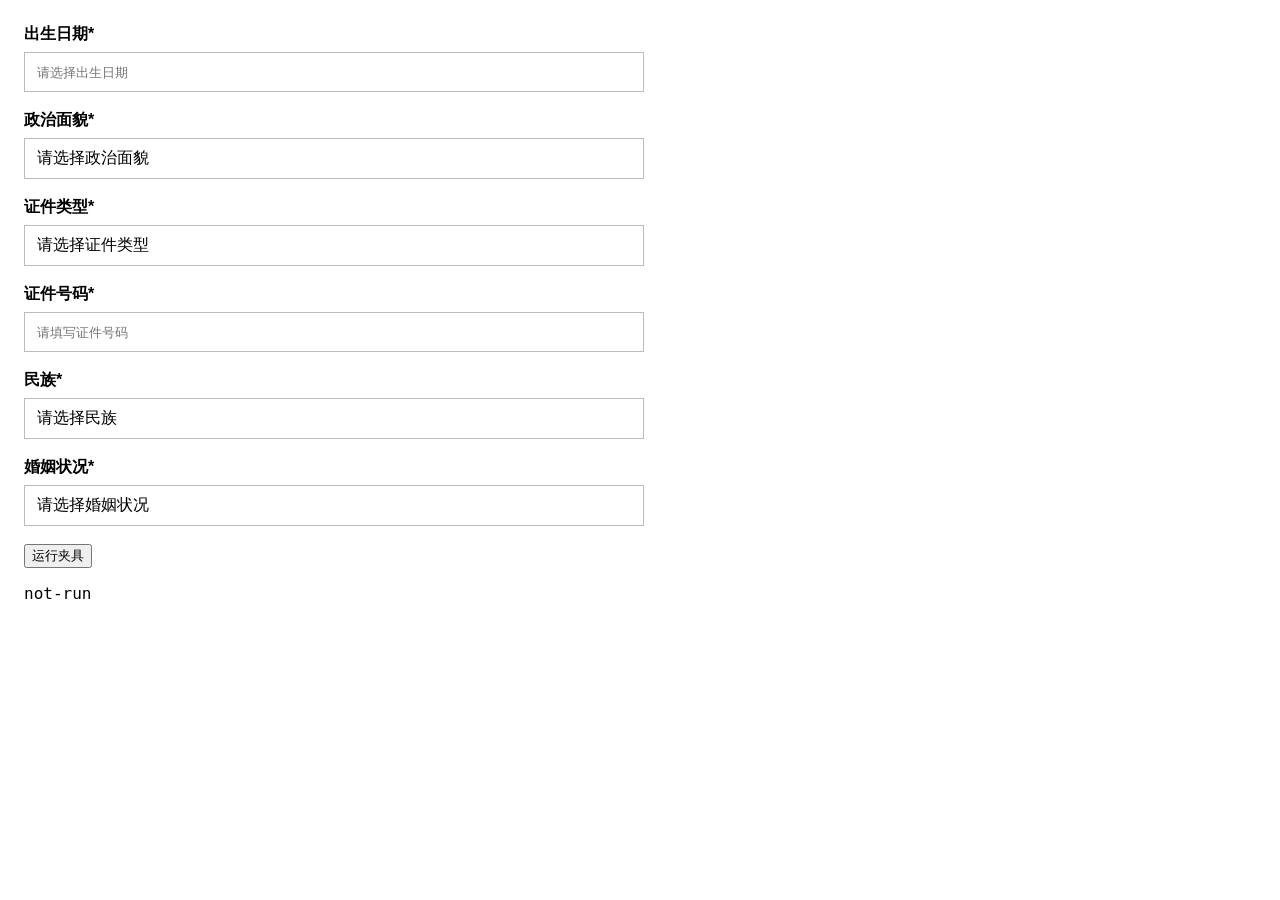
<file: tests/hotjob-basic-fixture.html>
<!doctype html>
<html lang="zh-CN">
<head>
  <meta charset="utf-8">
  <title>Hotjob basic information fixture</title>
  <style>
    body { margin: 24px; font: 16px sans-serif; }
    .ant-form-item { width: 620px; margin: 18px 0; }
    .ant-form-item-label { margin-bottom: 7px; font-weight: 600; }
    .ant-input, .ant-select { box-sizing: border-box; width: 100%; min-height: 40px; padding: 9px 12px; border: 1px solid #bbb; }
    .ant-select, .ant-calendar-picker { cursor: pointer; }
    .ant-select-dropdown, .ant-calendar { position: absolute; z-index: 10; width: 420px; background: white; border: 1px solid #999; padding: 8px; }
    [hidden] { display: none !important; }
    .ant-select-dropdown-menu-item, .ant-calendar-cell, .ant-calendar-month-panel-cell, .ant-calendar-year-panel-cell { padding: 8px 12px; cursor: pointer; }
    .ant-calendar-cell, .ant-calendar-month-panel-cell, .ant-calendar-year-panel-cell { display: inline-block; }
  </style>
</head>
<body>
  <main id="basic-form">
    <div class="ant-form-item">
      <div class="ant-form-item-label"><label>出生日期*</label></div>
      <div class="ant-form-item-control"><span class="ant-calendar-picker"><input class="ant-input ant-calendar-picker-input" id="birthDate" placeholder="请选择出生日期" readonly></span></div>
    </div>
    <div class="ant-form-item">
      <div class="ant-form-item-label"><label>政治面貌*</label></div>
      <div class="ant-form-item-control"><div class="ant-select" data-target="politics"><span class="ant-select-selection__placeholder">请选择政治面貌</span><span class="ant-select-selection-selected-value"></span></div></div>
    </div>
    <div class="ant-form-item">
      <div class="ant-form-item-label"><label>证件类型*</label></div>
      <div class="ant-form-item-control"><div class="ant-select" data-target="identityType"><span class="ant-select-selection__placeholder">请选择证件类型</span><span class="ant-select-selection-selected-value"></span></div></div>
    </div>
    <div class="ant-form-item">
      <div class="ant-form-item-label"><label>证件号码*</label></div>
      <div class="ant-form-item-control"><input class="ant-input" id="identityNumber" placeholder="请填写证件号码"></div>
    </div>
    <div class="ant-form-item">
      <div class="ant-form-item-label"><label>民族*</label></div>
      <div class="ant-form-item-control"><div class="ant-select" data-target="ethnicity"><span class="ant-select-selection__placeholder">请选择民族</span><span class="ant-select-selection-selected-value"></span></div></div>
    </div>
    <div class="ant-form-item">
      <div class="ant-form-item-label"><label>婚姻状况*</label></div>
      <div class="ant-form-item-control"><div class="ant-select" data-target="maritalStatus"><span class="ant-select-selection__placeholder">请选择婚姻状况</span><span class="ant-select-selection-selected-value"></span></div></div>
    </div>
  </main>

  <div class="ant-select-dropdown" data-menu="politics" hidden><ul><li class="ant-select-dropdown-menu-item">中共党员</li><li class="ant-select-dropdown-menu-item">群众</li></ul></div>
  <div class="ant-select-dropdown" data-menu="identityType" hidden><ul><li class="ant-select-dropdown-menu-item">居民身份证</li><li class="ant-select-dropdown-menu-item">护照</li></ul></div>
  <div class="ant-select-dropdown" data-menu="ethnicity" hidden><ul><li class="ant-select-dropdown-menu-item">汉族</li><li class="ant-select-dropdown-menu-item">满族</li></ul></div>
  <div class="ant-select-dropdown" data-menu="maritalStatus" hidden><ul><li class="ant-select-dropdown-menu-item">未婚</li><li class="ant-select-dropdown-menu-item">已婚</li></ul></div>
  <div class="ant-calendar" hidden>
    <button class="ant-calendar-year-select" type="button">2026年</button>
    <button class="ant-calendar-month-select" type="button">8月</button>
    <div class="ant-calendar-year-panel" hidden>
      <button class="ant-calendar-year-panel-prev-decade-btn" type="button">prev</button>
      <span class="ant-calendar-year-panel-cell"><span class="ant-calendar-year-panel-year">1999</span></span>
      <button class="ant-calendar-year-panel-next-decade-btn" type="button">next</button>
    </div>
    <div class="ant-calendar-month-panel" hidden>
      <span class="ant-calendar-month-panel-cell">1月</span><span class="ant-calendar-month-panel-cell">2月</span>
      <span class="ant-calendar-month-panel-cell">3月</span><span class="ant-calendar-month-panel-cell">4月</span>
      <span class="ant-calendar-month-panel-cell">5月</span><span class="ant-calendar-month-panel-cell">6月</span>
      <span class="ant-calendar-month-panel-cell">7月</span><span class="ant-calendar-month-panel-cell">8月</span>
      <span class="ant-calendar-month-panel-cell">9月</span><span class="ant-calendar-month-panel-cell">10月</span>
      <span class="ant-calendar-month-panel-cell">11月</span><span class="ant-calendar-month-panel-cell">12月</span>
    </div>
    <div class="ant-calendar-date-panel">
      <span class="ant-calendar-cell"><span class="ant-calendar-date">3</span></span>
    </div>
  </div>

  <button type="button" id="run-fixture">运行夹具</button>
  <pre id="result">not-run</pre>

  <script>
    document.querySelectorAll(".ant-select").forEach(select => {
      const menu = document.querySelector(`[data-menu="${select.dataset.target}"]`);
      select.addEventListener("click", () => {
        document.querySelectorAll(".ant-select-dropdown").forEach(item => {
          item.hidden = item !== menu;
        });
      });
      menu.querySelectorAll("li").forEach(option => {
        option.addEventListener("click", () => {
          select.querySelector(".ant-select-selection-selected-value").textContent = option.textContent;
          select.querySelector(".ant-select-selection__placeholder").hidden = true;
          menu.hidden = true;
        });
      });
    });
    const calendar = document.querySelector(".ant-calendar");
    document.querySelector(".ant-calendar-picker").addEventListener("click", () => {
      calendar.hidden = false;
    });
    calendar.querySelector(".ant-calendar-year-select").addEventListener("click", () => {
      calendar.querySelector(".ant-calendar-year-panel").hidden = false;
    });
    calendar.querySelector(".ant-calendar-year-panel-cell").addEventListener("click", () => {
      calendar.querySelector(".ant-calendar-year-panel").hidden = true;
    });
    calendar.querySelector(".ant-calendar-month-select").addEventListener("click", () => {
      calendar.querySelector(".ant-calendar-month-panel").hidden = false;
    });
    calendar.querySelectorAll(".ant-calendar-month-panel-cell").forEach(cell => {
      cell.addEventListener("click", () => {
        calendar.querySelector(".ant-calendar-month-panel").hidden = true;
      });
    });
    calendar.querySelector(".ant-calendar-cell").addEventListener("click", () => {
      document.querySelector("#birthDate").value = "1999-02-03";
      calendar.hidden = true;
    });

    const fixtureStore = {
      personal: {
        birthDate: "1999-02-03",
        politics: "中共党员",
        identityNumber: "110101199902030011",
        ethnicity: "汉族",
        maritalStatus: "未婚"
      },
      education: [],
      profiles: [],
      activeProfileId: "",
      projects: [],
      languages: [],
      skills: [],
      awards: [],
      papers: [],
      certificates: [],
      portfolio: [],
      customFields: [],
      settings: {}
    };

    window.chrome = {
      storage: {
        local: {
          get: async keys => Object.fromEntries(keys.map(key => [key, fixtureStore[key]]))
        }
      },
      runtime: {
        sendMessage: async () => ({ matches: [], source: "disabled" }),
        onMessage: { addListener() {} }
      }
    };
  </script>
  <script src="../content.js"></script>
  <script>
    window.runHotjobBasicFixture = async () => {
      const output = await window.__jianfillTest.fillCurrentFrame("full");
      const values = {
        birthDate: document.querySelector("#birthDate").value,
        politics: document.querySelector('[data-target="politics"] .ant-select-selection-selected-value').textContent,
        identityType: document.querySelector('[data-target="identityType"] .ant-select-selection-selected-value').textContent,
        identityNumber: document.querySelector("#identityNumber").value,
        ethnicity: document.querySelector('[data-target="ethnicity"] .ant-select-selection-selected-value').textContent,
        maritalStatus: document.querySelector('[data-target="maritalStatus"] .ant-select-selection-selected-value').textContent
      };
      const expected = {
        birthDate: "1999-02-03",
        politics: "中共党员",
        identityType: "居民身份证",
        identityNumber: "110101199902030011",
        ethnicity: "汉族",
        maritalStatus: "未婚"
      };
      const result = {
        output,
        values,
        pass: Object.entries(expected).every(([key, value]) => values[key] === value)
      };
      document.querySelector("#result").textContent = JSON.stringify(result, null, 2);
      return result;
    };

    document.querySelector("#run-fixture").addEventListener("click", window.runHotjobBasicFixture);
  </script>
</body>
</html>
</file>
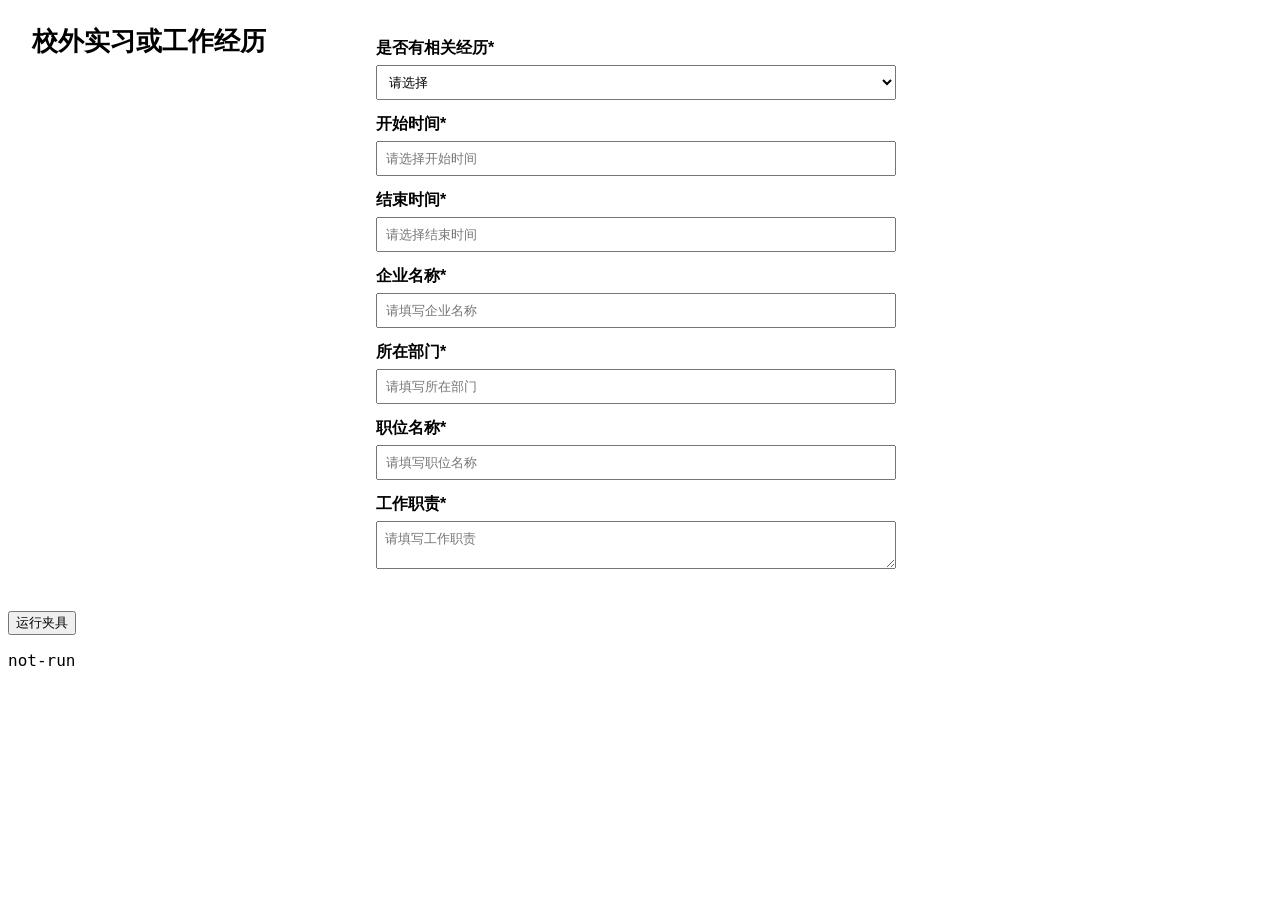
<file: tests/hotjob-work-fixture.html>
<!doctype html>
<html lang="zh-CN">
<head>
  <meta charset="utf-8">
  <title>Hotjob work fixture</title>
  <style>
    body { font: 16px sans-serif; }
    .resume-section { display: grid; grid-template-columns: 320px 1fr; gap: 24px; margin: 24px; }
    .section-title { font-size: 26px; font-weight: 700; }
    .form-item { margin: 14px 0; }
    label { display: block; margin-bottom: 6px; font-weight: 600; }
    input, select, textarea { width: 520px; box-sizing: border-box; padding: 8px; }
  </style>
</head>
<body>
  <section class="resume-section">
    <aside>
      <div class="section-title">校外实习或工作经历</div>
    </aside>
    <main class="work-form">
      <div class="form-item">
        <label>是否有相关经历<span>*</span></label>
        <select id="hasWork">
          <option value="">请选择</option>
          <option value="是">是</option>
          <option value="否">否</option>
        </select>
      </div>
      <div class="form-item">
        <label>开始时间<span>*</span></label>
        <input id="start" placeholder="请选择开始时间">
      </div>
      <div class="form-item">
        <label>结束时间<span>*</span></label>
        <input id="end" placeholder="请选择结束时间">
      </div>
      <div class="form-item">
        <label>企业名称<span>*</span></label>
        <input id="company" placeholder="请填写企业名称">
      </div>
      <div class="form-item">
        <label>所在部门<span>*</span></label>
        <input id="department" placeholder="请填写所在部门">
      </div>
      <div class="form-item">
        <label>职位名称<span>*</span></label>
        <input id="position" placeholder="请填写职位名称">
      </div>
      <div class="form-item">
        <label>工作职责<span>*</span></label>
        <textarea id="description" placeholder="请填写工作职责"></textarea>
      </div>
    </main>
  </section>

  <button type="button" id="run-fixture">运行夹具</button>
  <pre id="result">not-run</pre>

  <script>
    const fixtureStore = {
      personal: {},
      education: [],
      profiles: [{
        id: "fixture-profile",
        name: "测试简历",
        work: [{
          company: "示例科技有限公司",
          department: "产品部",
          position: "产品实习生",
          start: "2026-01",
          end: "2026-03",
          description: "负责用户调研与需求分析"
        }]
      }],
      activeProfileId: "fixture-profile",
      projects: [],
      languages: [],
      skills: [],
      awards: [],
      papers: [],
      certificates: [],
      portfolio: [],
      customFields: [],
      settings: {}
    };

    let contentListener;
    window.chrome = {
      storage: {
        local: {
          get: async keys => Object.fromEntries(keys.map(key => [key, fixtureStore[key]]))
        }
      },
      runtime: {
        sendMessage: async () => ({ matches: [], source: "disabled" }),
        onMessage: {
          addListener: listener => {
            contentListener = listener;
          }
        }
      }
    };

    const dateWriteOrder = [];
    ["start", "end"].forEach(id => {
      document.getElementById(id).addEventListener("input", () => dateWriteOrder.push(id));
    });

    window.runHotjobFixture = () => new Promise((resolve, reject) => {
      if (!contentListener) {
        reject(new Error("content listener not registered"));
        return;
      }
      contentListener({ type: "FILL_FORM", mode: "full" }, {}, response => {
        const result = {
          response,
          hasWork: document.querySelector("#hasWork").value,
          start: document.querySelector("#start").value,
          end: document.querySelector("#end").value,
          dateWriteOrder,
          company: document.querySelector("#company").value,
          department: document.querySelector("#department").value,
          position: document.querySelector("#position").value,
          description: document.querySelector("#description").value
        };
        result.pass = result.hasWork === "是" &&
          result.start.includes("2026") &&
          result.end.includes("2026") &&
          result.dateWriteOrder.join("|") === "end|start" &&
          result.company === "示例科技有限公司" &&
          result.department === "产品部" &&
          result.position === "产品实习生" &&
          result.description === "负责用户调研与需求分析";
        document.querySelector("#result").textContent = JSON.stringify(result, null, 2);
        resolve(result);
      });
    });

    document.querySelector("#run-fixture").addEventListener("click", async () => {
      try {
        await window.runHotjobFixture();
      } catch (error) {
        document.querySelector("#result").textContent = JSON.stringify({ error: error.message });
      }
    });
  </script>
  <script src="../content.js"></script>
</body>
</html>
</file>
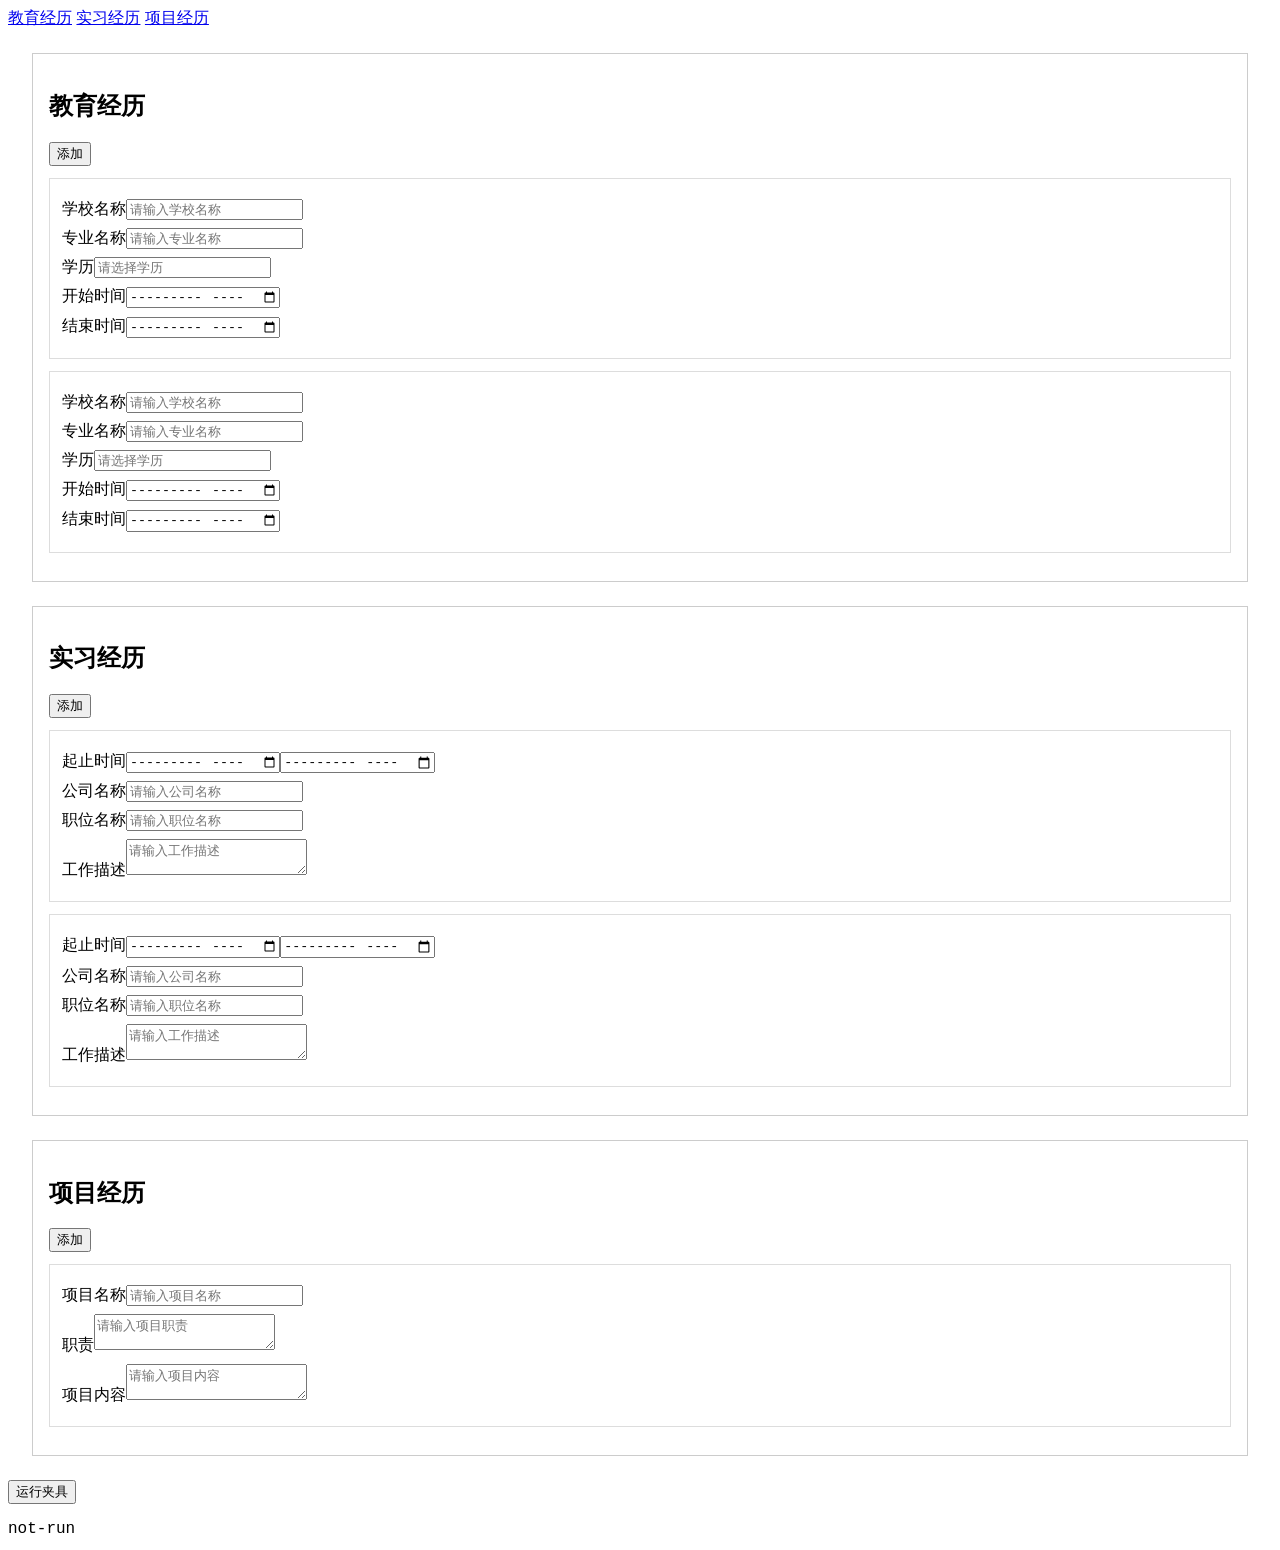
<file: tests/jd-fixture.html>
<!doctype html>
<html lang="zh-CN">
<head>
  <meta charset="utf-8">
  <title>JD repeat-section fixture</title>
  <style>
    body { font: 16px sans-serif; }
    section { margin: 24px; padding: 16px; border: 1px solid #ccc; }
    .record { margin: 12px 0; padding: 12px; border: 1px solid #ddd; }
    label { display: block; margin: 8px 0; }
  </style>
</head>
<body>
  <nav aria-label="简历导航">
    <a href="#education">教育经历</a>
    <a href="#work">实习经历</a>
    <a href="#project">项目经历</a>
  </nav>

  <main>
    <section id="education">
      <h2>教育经历</h2>
      <button type="button" data-add="education">添加</button>
      <div class="records">
        <div class="record education-record">
          <label>学校名称<input placeholder="请输入学校名称"></label>
          <label>专业名称<input placeholder="请输入专业名称"></label>
          <label>学历<input placeholder="请选择学历"></label>
          <label>开始时间<input type="month"></label>
          <label>结束时间<input type="month"></label>
        </div>
        <div class="record education-record">
          <label>学校名称<input placeholder="请输入学校名称"></label>
          <label>专业名称<input placeholder="请输入专业名称"></label>
          <label>学历<input placeholder="请选择学历"></label>
          <label>开始时间<input type="month"></label>
          <label>结束时间<input type="month"></label>
        </div>
      </div>
    </section>

    <section id="work">
      <h2>实习经历</h2>
      <button type="button" data-add="work">添加</button>
      <div class="records">
        <div class="record work-record">
          <label>起止时间<input type="month"><input type="month"></label>
          <label>公司名称<input placeholder="请输入公司名称"></label>
          <label>职位名称<input placeholder="请输入职位名称"></label>
          <label>工作描述<textarea placeholder="请输入工作描述"></textarea></label>
        </div>
        <div class="record work-record">
          <label>起止时间<input type="month"><input type="month"></label>
          <label>公司名称<input placeholder="请输入公司名称"></label>
          <label>职位名称<input placeholder="请输入职位名称"></label>
          <label>工作描述<textarea placeholder="请输入工作描述"></textarea></label>
        </div>
      </div>
    </section>

    <section id="project">
      <h2>项目经历</h2>
      <button type="button" data-add="project">添加</button>
      <div class="record project-record">
        <label>项目名称<input placeholder="请输入项目名称"></label>
        <label>职责<textarea placeholder="请输入项目职责"></textarea></label>
        <label>项目内容<textarea placeholder="请输入项目内容"></textarea></label>
      </div>
    </section>
  </main>

  <button type="button" id="run-fixture">运行夹具</button>
  <pre id="result">not-run</pre>

  <script>
    const fixtureStore = {
      personal: {},
      education: [
        {
          school: "示例研究院",
          major: "信息管理",
          level: "硕士",
          start: "2024-09",
          end: "2027-06"
        },
        {
          school: "示例大学",
          major: "软件工程",
          level: "本科",
          start: "2020-09",
          end: "2024-06"
        }
      ],
      profiles: [{
        id: "fixture-profile",
        name: "测试简历",
        work: [
          {
            company: "甲公司",
            position: "产品实习生",
            start: "2025-06",
            end: "2025-09",
            description: "第一段实习的唯一正确描述"
          },
          {
            company: "乙公司",
            position: "数据实习生",
            start: "2025-10",
            end: "2026-02",
            description: "第二段实习的唯一正确描述"
          }
        ]
      }],
      activeProfileId: "fixture-profile",
      projects: [],
      languages: [],
      skills: [],
      awards: [],
      papers: [],
      certificates: [],
      portfolio: [],
      customFields: [],
      settings: {}
    };

    let contentListener;
    window.chrome = {
      storage: {
        local: {
          get: async keys => Object.fromEntries(keys.map(key => [key, fixtureStore[key]]))
        }
      },
      runtime: {
        sendMessage: async () => ({ matches: [], source: "disabled" }),
        onMessage: {
          addListener: listener => {
            contentListener = listener;
          }
        }
      }
    };

    document.querySelectorAll("[data-add]").forEach(button => {
      button.addEventListener("click", () => {
        button.dataset.clicks = String(Number(button.dataset.clicks || 0) + 1);
        const records = button.parentElement.querySelector(".records");
        records?.append(records.lastElementChild.cloneNode(true));
      });
    });

    window.runJdFixture = () => new Promise((resolve, reject) => {
      if (!contentListener) {
        reject(new Error("content listener not registered"));
        return;
      }
      contentListener({ type: "FILL_FORM", mode: "full" }, {}, response => {
        const result = {
          response,
          educationCount: document.querySelectorAll(".education-record").length,
          educationAddClicks: Number(document.querySelector("[data-add=education]").dataset.clicks || 0),
          workCount: document.querySelectorAll(".work-record").length,
          workDescriptions: [...document.querySelectorAll(".work-record textarea")].map(item => item.value),
          projectDescriptions: [...document.querySelectorAll(".project-record textarea")].map(item => item.value)
        };
        result.pass = result.educationCount === 2 &&
          result.educationAddClicks === 0 &&
          result.workCount === 2 &&
          result.workDescriptions[0] === "第一段实习的唯一正确描述" &&
          result.workDescriptions[1] === "第二段实习的唯一正确描述" &&
          result.projectDescriptions.every(value => value === "");
        document.querySelector("#result").textContent = JSON.stringify(result, null, 2);
        resolve(result);
      });
    });

    document.querySelector("#run-fixture").addEventListener("click", async () => {
      try {
        await window.runJdFixture();
      } catch (error) {
        document.querySelector("#result").textContent = JSON.stringify({
          error: error.message
        });
      }
    });
  </script>
  <script src="../content.js"></script>
</body>
</html>
</file>
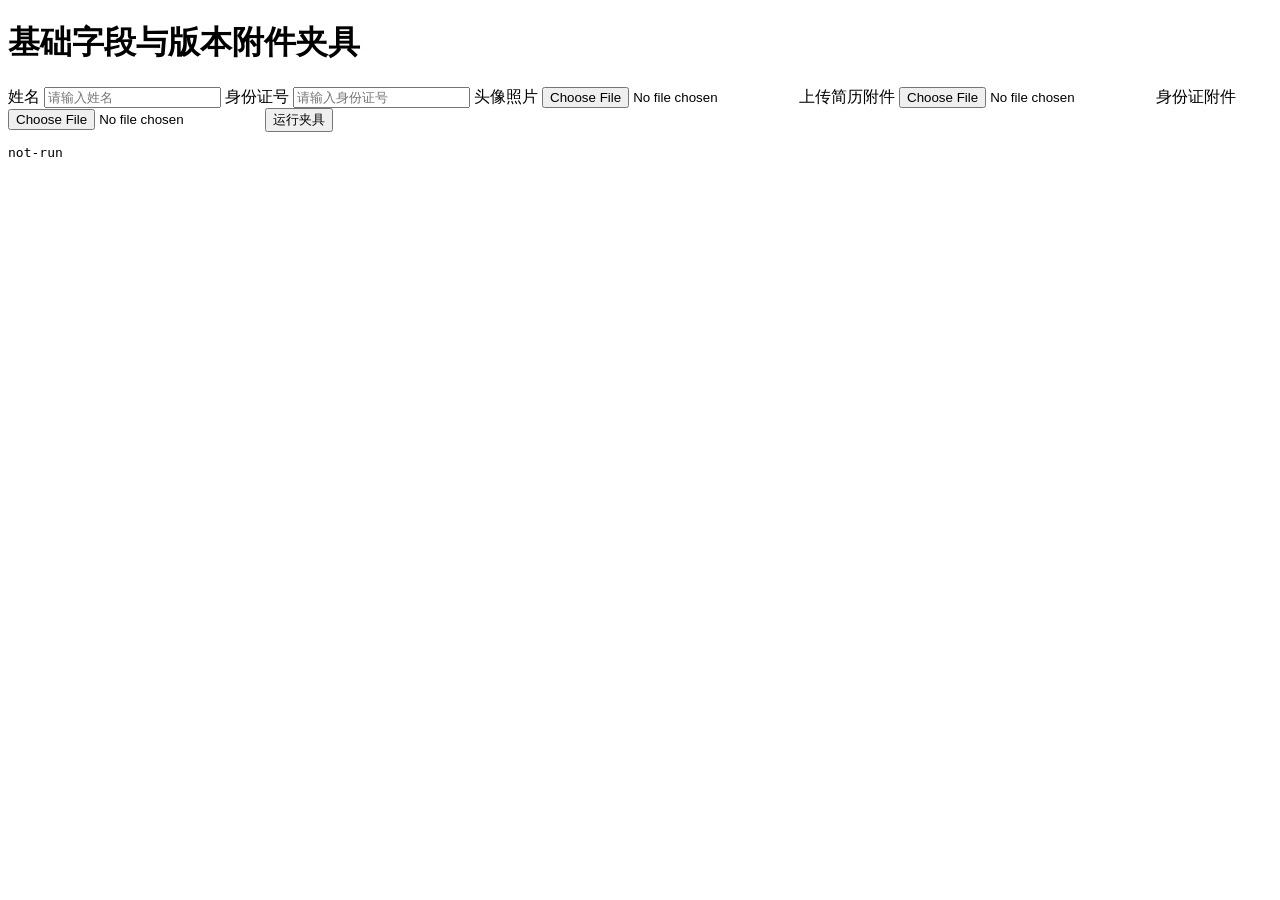
<file: tests/profile-file-and-controlled-input-fixture.html>
<!doctype html>
<html lang="zh-CN">
<head>
  <meta charset="utf-8">
  <title>Profile File And Controlled Input Fixture</title>
</head>
<body>
  <h1>基础字段与版本附件夹具</h1>

  <label for="name">姓名</label>
  <input id="name" type="text" placeholder="请输入姓名">

  <label for="identity">身份证号</label>
  <input id="identity" type="text" placeholder="请输入身份证号">

  <label for="avatar">头像照片</label>
  <input id="avatar" type="file" accept="image/png,image/jpeg">

  <label for="resume">上传简历附件</label>
  <input id="resume" type="file" accept=".pdf,.doc,.docx,application/pdf">

  <label for="identity-file">身份证附件</label>
  <input id="identity-file" type="file" accept=".pdf,application/pdf">

  <button id="run">运行夹具</button>
  <pre id="result">not-run</pre>

  <script>
    const avatarDataUrl = "[data-uri]";
    const resumeDataUrl = "[data-uri]";

    function replaceOnFirstInput(id) {
      const input = document.getElementById(id);
      input.addEventListener("input", () => {
        const replacement = input.cloneNode();
        replacement.value = "";
        input.replaceWith(replacement);
      }, { once: true });
    }

    replaceOnFirstInput("name");
    replaceOnFirstInput("identity");

    globalThis.chrome = {
      storage: {
        local: {
          async get() {
            return {
              personal: {
                name: "测试姓名",
                identityNumber: "310000200001010000",
                avatarFile: {
                  name: "avatar.png",
                  type: "image/png",
                  size: 68,
                  dataUrl: avatarDataUrl,
                  updatedAt: "2026-01-01T00:00:00.000Z"
                }
              },
              education: [],
              projects: [],
              languages: [],
              skills: [],
              awards: [],
              papers: [],
              certificates: [],
              portfolio: [],
              profiles: [{
                id: "profile-1",
                name: "测试版本",
                resumeFile: {
                  name: "resume.pdf",
                  type: "application/pdf",
                  size: 15,
                  dataUrl: resumeDataUrl,
                  updatedAt: "2026-01-01T00:00:00.000Z"
                },
                work: []
              }],
              activeProfileId: "profile-1",
              settings: {},
              customFields: []
            };
          },
          async set() {}
        }
      },
      runtime: {
        onMessage: { addListener() {} },
        sendMessage: async () => ({})
      }
    };
  </script>
  <script src="../content.js"></script>
  <script>
    document.getElementById("run").addEventListener("click", async () => {
      const skippedOutput = await window.__jianfillTest.fillCurrentFrame("full");
      const resumeSkipped = document.getElementById("resume").files.length === 0 &&
        skippedOutput.items.some(item => item.label.includes("简历附件：未确认上传，已跳过"));
      const output = await window.__jianfillTest.fillCurrentFrame("full", { uploadResume: true });
      const result = {
        name: document.getElementById("name").value,
        identity: document.getElementById("identity").value,
        avatarName: document.getElementById("avatar").files[0]?.name || "",
        resumeName: document.getElementById("resume").files[0]?.name || "",
        identityFileCount: document.getElementById("identity-file").files.length,
        uploadedCount: output.items.filter(item => item.status === "已上传").length,
        resumeSkipped
      };
      result.pass =
        result.name === "测试姓名" &&
        result.identity === "310000200001010000" &&
        result.avatarName === "avatar.png" &&
        result.resumeName === "resume.pdf" &&
        result.identityFileCount === 0 &&
        result.uploadedCount === 1 &&
        result.resumeSkipped;
      document.getElementById("result").textContent = JSON.stringify(result, null, 2);
    });
  </script>
</body>
</html>
</file>
<file: styles.css>
:root {
  color: #18302f;
  background: #edf1ed;
  font-family: "Avenir Next", "PingFang SC", "Microsoft YaHei", sans-serif;
  font-synthesis: none;
  --ink: #18302f;
  --muted: #71807d;
  --line: #d9e1da;
  --paper: #fffefa;
  --green: #087566;
  --green-dark: #075b51;
  --green-soft: #e7f2ed;
}

* { box-sizing: border-box; }
body { margin: 0; }
button, select { font: inherit; }

.popup {
  width: 400px;
  min-height: 570px;
  background: #f2f4f0;
}

.popup-hero {
  position: relative;
  display: flex;
  align-items: center;
  gap: 11px;
  height: 72px;
  padding: 0 18px;
  overflow: hidden;
  background: #142d2b;
  color: #fff;
}

.popup-hero::after {
  position: absolute;
  top: -75px;
  right: -38px;
  width: 170px;
  height: 170px;
  border: 1px solid rgba(207, 235, 222, .12);
  border-radius: 50%;
  box-shadow: 0 0 0 31px rgba(207, 235, 222, .04);
  content: "";
}

.brand-mark {
  display: grid;
  flex: 0 0 38px;
  place-items: center;
  width: 38px;
  height: 38px;
  border-radius: 11px;
  background: #e4eee8;
  color: #153c35;
  font-family: "Songti SC", "STSong", serif;
  font-size: 20px;
  font-weight: 700;
}

.brand {
  font-family: "Songti SC", "STSong", serif;
  font-size: 19px;
  font-weight: 700;
  line-height: 1;
}

.sub { margin-top: 4px; color: rgba(255, 255, 255, .58); font-size: 10px; }

.local-badge {
  z-index: 1;
  display: inline-flex;
  align-items: center;
  gap: 6px;
  margin-left: auto;
  padding: 4px 8px;
  border: 1px solid rgba(255, 255, 255, .13);
  border-radius: 999px;
  color: rgba(255, 255, 255, .72);
  font-size: 10px;
}

.local-badge i,
.action-foot i {
  width: 6px;
  height: 6px;
  border-radius: 50%;
  background: #61c596;
  box-shadow: 0 0 0 4px rgba(97, 197, 150, .1);
}

.popup-main { padding: 12px 14px 6px; }

.resume-panel {
  padding: 14px;
  border: 1px solid var(--line);
  border-radius: 13px 13px 0 0;
  background: var(--paper);
}

.section-label {
  display: flex;
  align-items: baseline;
  justify-content: space-between;
  gap: 10px;
  margin-bottom: 9px;
}

.section-label span { font-size: 13px; font-weight: 750; }
.section-label small { color: #82908d; font-size: 9px; }

select {
  width: 100%;
  height: 40px;
  padding: 0 36px 0 11px;
  border: 1px solid #c9d5ce;
  border-radius: 9px;
  outline: 0;
  background: #fff;
  color: var(--ink);
  font-weight: 680;
}

select:focus { border-color: var(--green); box-shadow: 0 0 0 3px rgba(8, 117, 102, .09); }
.resume-meta { min-height: 15px; margin: 7px 1px 0; color: #7a8986; font-size: 10px; }

.action-panel {
  display: grid;
  grid-template-columns: 1.15fr 1fr;
  gap: 8px;
  padding: 12px 14px 11px;
  border: 1px solid var(--line);
  border-top: 0;
  border-radius: 0 0 13px 13px;
  background: #e9efea;
}

.btn {
  min-width: 0;
  height: 48px;
  border: 1px solid transparent;
  border-radius: 9px;
  cursor: pointer;
  transition: transform .14s ease, background .14s ease, box-shadow .14s ease;
}

.btn:hover { transform: translateY(-1px); }
.btn:active { transform: translateY(0); }
.btn:disabled { opacity: .58; cursor: wait; transform: none; }

.fill-main { display: grid; place-content: center; gap: 1px; }
.fill-main span { font-size: 13px; font-weight: 760; }
.fill-main small { font-size: 8px; font-weight: 500; opacity: .68; }
.primary { background: var(--green); color: #fff; box-shadow: 0 7px 15px rgba(8, 117, 102, .14); }
.primary:hover { background: var(--green-dark); }
.secondary { border-color: #bfcec5; background: #fff; color: #28433f; }
.secondary:hover { border-color: #96b7aa; color: var(--green); }

.action-foot {
  grid-column: 1 / -1;
  display: flex;
  align-items: center;
  min-height: 20px;
  color: #74827f;
  font-size: 9px;
}

.action-foot > span { display: inline-flex; align-items: center; gap: 7px; }
.scan-link { margin-left: auto; padding: 3px 0 3px 10px; border: 0; background: transparent; color: var(--green); font-size: 10px; font-weight: 700; cursor: pointer; }

.card {
  margin-top: 10px;
  padding: 13px 14px;
  border: 1px solid var(--line);
  border-radius: 13px;
  background: rgba(255, 254, 250, .97);
}

.page-line,
.result-head {
  display: flex;
  align-items: center;
  justify-content: space-between;
  gap: 12px;
}

.page-line strong,
.result-head strong { display: block; margin-top: 1px; font-size: 13px; }
.overline { color: var(--green); font-size: 7px; font-weight: 850; letter-spacing: .17em; }

.site-pill {
  max-width: 190px;
  padding: 4px 8px;
  overflow: hidden;
  border-radius: 6px;
  background: #edf1ed;
  color: #60716e;
  font-size: 9px;
  text-overflow: ellipsis;
  white-space: nowrap;
}

.metric-grid { display: grid; grid-template-columns: 1fr 1fr; gap: 7px; margin-top: 10px; }
.mini-metric { display: flex; align-items: center; justify-content: space-between; min-height: 39px; padding: 8px 10px; border-radius: 9px; background: #f4f6f2; }
.mini-metric > span:first-child { color: #71807d; font-size: 9px; }
.mini-metric > strong { color: #16473f; font-family: "DIN Alternate", "Avenir Next", sans-serif; font-size: 17px; }

.pill { display: inline-flex; align-items: center; padding: 3px 7px; border-radius: 999px; font-size: 9px; white-space: nowrap; }
.green { background: #e2f2e8; color: #26734d; }
.yellow { background: #fff0d8; color: #94580f; }
.gray { background: #edf0ec; color: #6d7b79; }
.muted { color: #7b8987; font-size: 10px; line-height: 1.55; }

.result {
  max-height: 178px;
  margin-bottom: 3px;
  overflow: auto;
}

.result-head {
  position: sticky;
  top: -13px;
  z-index: 1;
  margin-bottom: 7px;
  padding: 1px 0 7px;
  background: rgba(255, 254, 250, .97);
}

.result-item {
  display: flex;
  align-items: flex-start;
  gap: 7px;
  padding: 7px 0;
  border-bottom: 1px solid #edf0ec;
  color: #3c4f4d;
  font-size: 10px;
  line-height: 1.45;
}

.result-item:last-child { border-bottom: 0; }

.footer {
  display: flex;
  align-items: center;
  justify-content: center;
  gap: 10px;
  padding: 4px 15px 12px;
}

.footer span { width: 1px; height: 10px; background: #cdd5cf; }
.link { padding: 4px 7px; border: 0; background: transparent; color: #58706c; font-size: 10px; cursor: pointer; }
.link:hover { color: var(--green); }
#buildVersion { margin-left: auto; color: #94a19e; font-size: 8px; }
</file>
